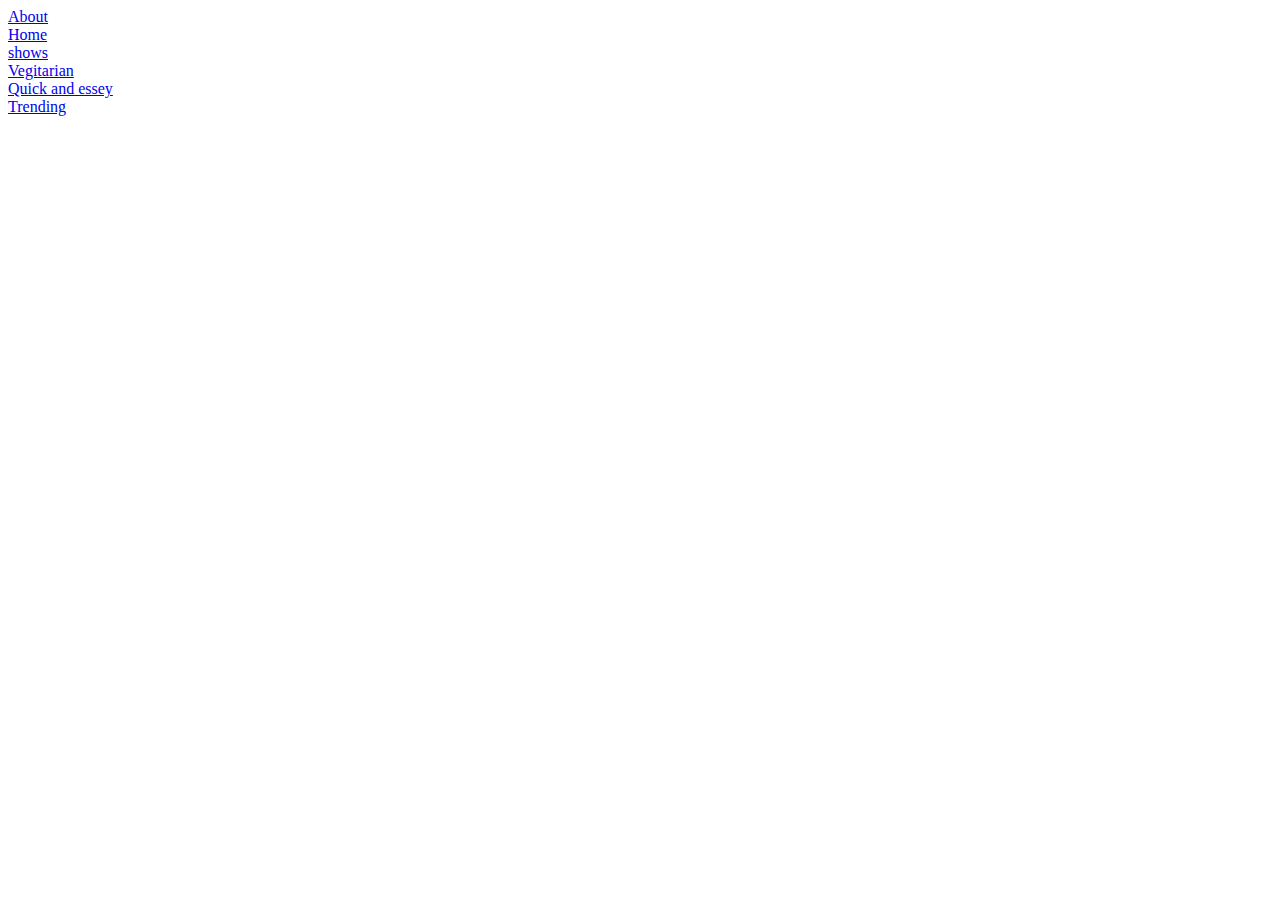
<file: pages/index.html>
<!DOCTYPE html>
<html lang="en">
<head>
    <meta charset="UTF-8">
    <meta name="viewport" content="width=device-width, initial-scale=1.0">
    <title>Document</title>
</head>
<body>
   <a href="/pages/aboutUs.html">About</a> <br>
    <a href="/pages/home.html">Home</a> <br>
    <a href="/pages/shows.html">shows</a> <br>
    <a href="/pages/vegitarianRecipes.html">Vegitarian</a> <br>
    <a href="/pages/quickAndEsseyResipies.html">Quick and essey</a> <br>
    <a href="/pages/TrendingRecipies.html">Trending</a>
</body>
</html>
</file>
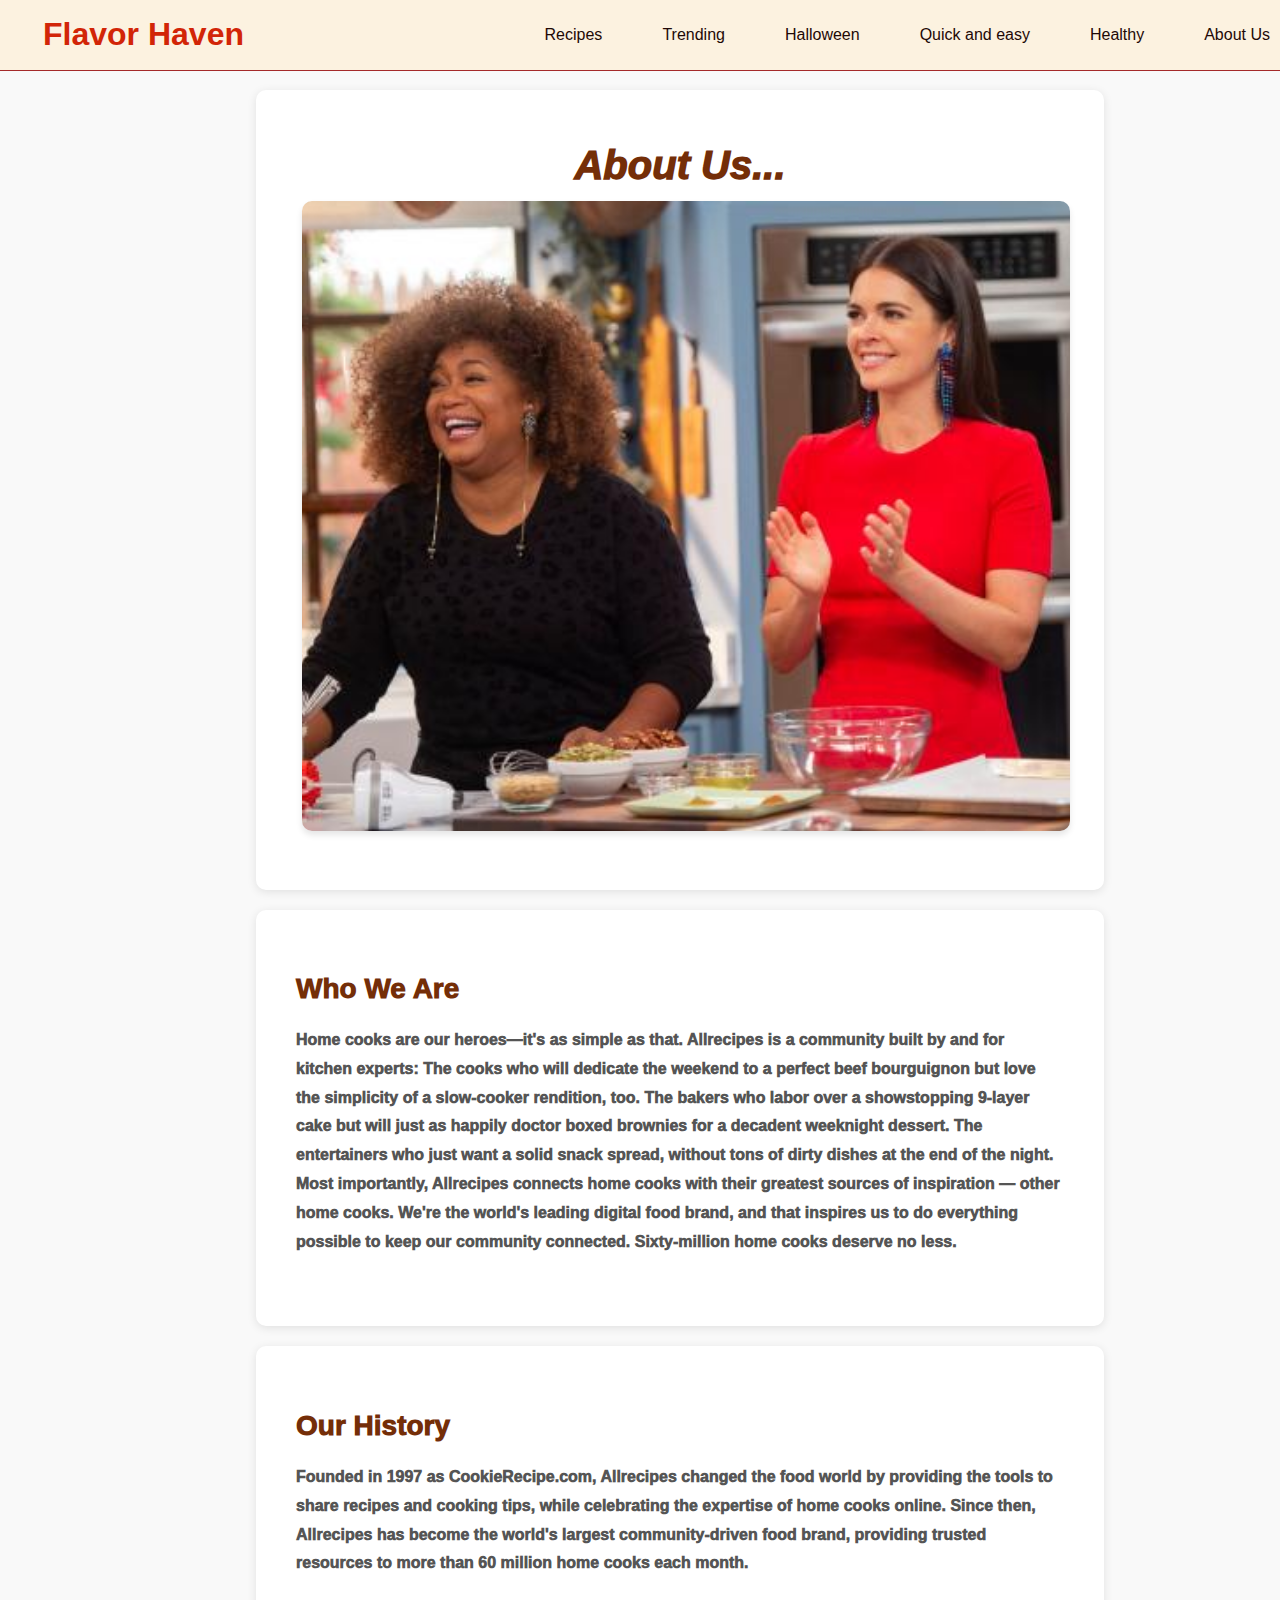
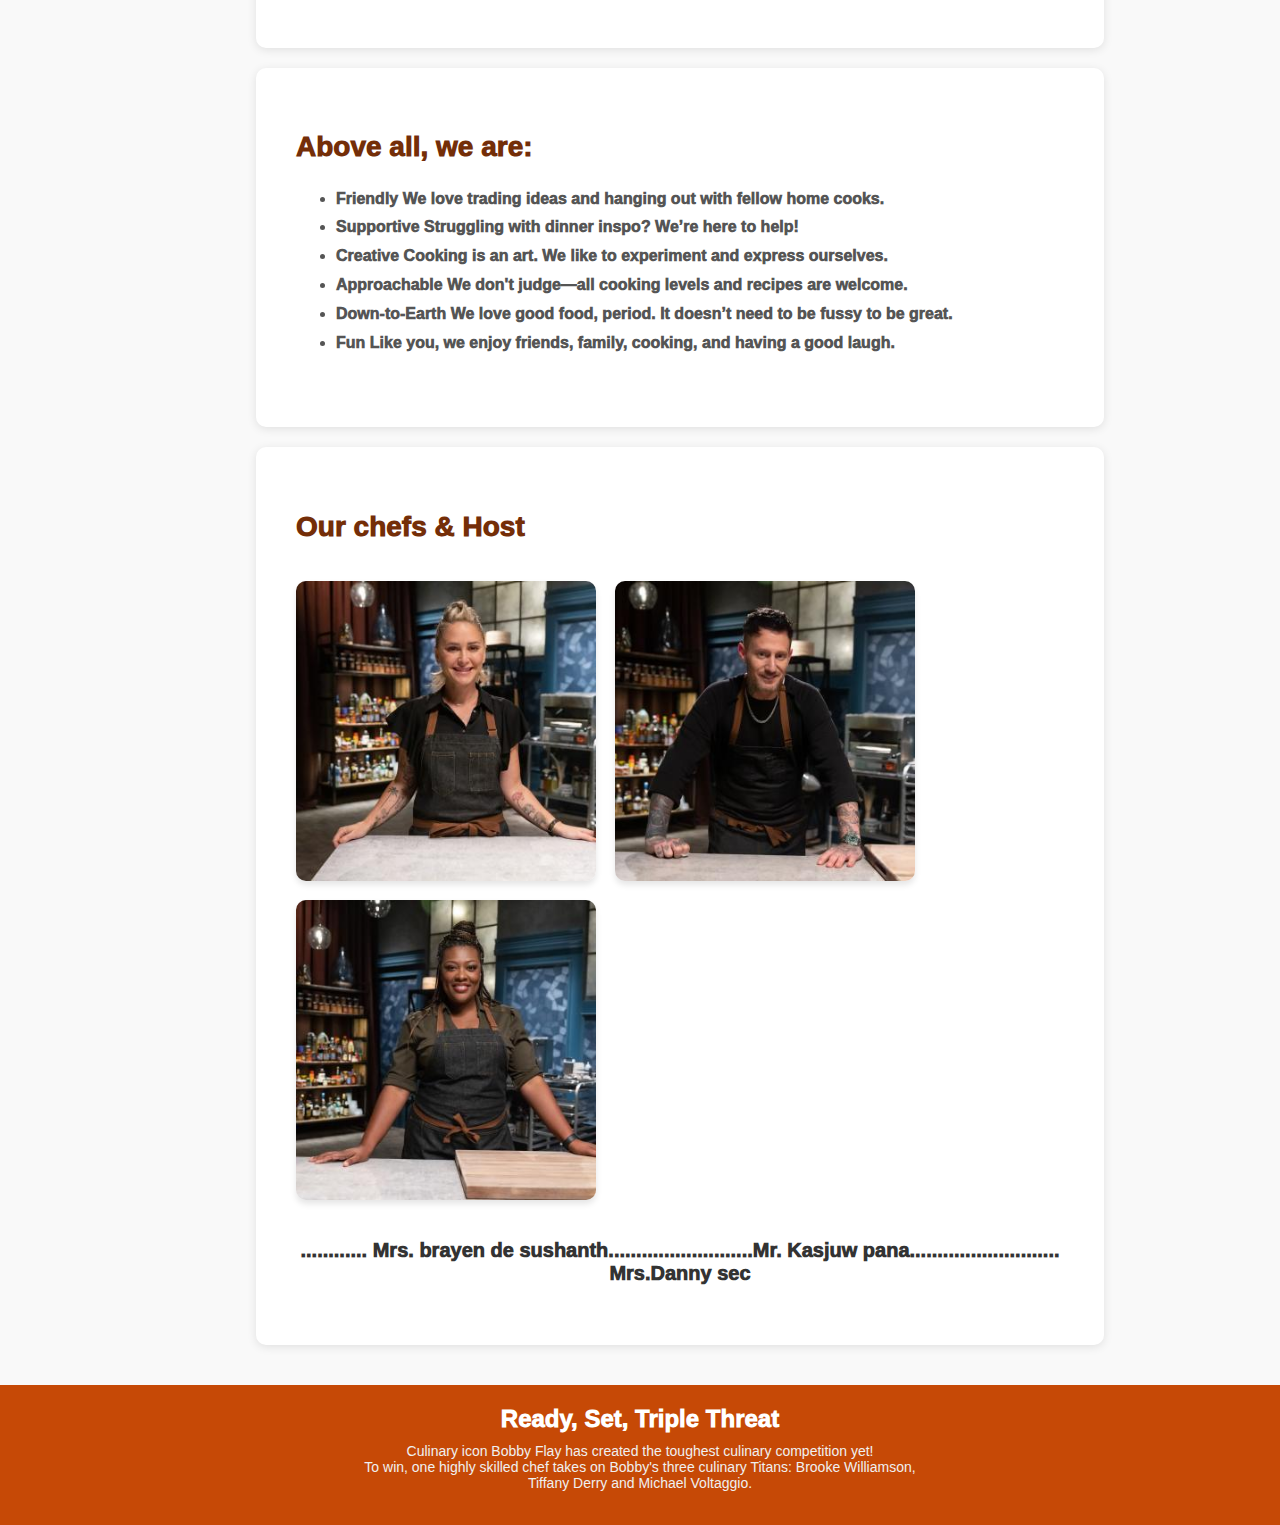
<file: pages/aboutUs.html>
<!DOCTYPE html>
<html lang="en">
<head>
    <meta charset="UTF-8">
    <meta name="viewport" content="width=device-width, initial-scale=1.0">
    <title>AboutUS</title>
    <link rel="stylesheet" href="/CSS/css-about.css">
</head>
<body>
   
    <div class="navbar">
        <h1 id="topic">Flavor Haven</h1>
        <nav class="menu-bar">
            <ul>
              <li><a href="#">Recipes</a></li>
              <li><a href="/pages/TrendingRecipies.html">Trending</a></li>
              <li><a href="/pages/halloween.html">Halloween</a></li>
              <li><a href="/pages/quickAndEsseyResipies.html">Quick and easy</a></li>
              <li><a href="/pages/healthy.html">Healthy</a></li>
              <li><a href="/pages/aboutUs.html">About Us</a></li>
          </ul>
          </nav>
    </div>
    
<section style="margin-top: 10vh;">
    <h1 class="subtopic">About Us...</h1> 
    <img
    src="/assets/images/1541006868534.jpeg"
    style="width: 60vw; height: 70vh; object-fit: cover"
    alt="chefs"
    class="topic-img"
    />
</section>

<section>
    <div>
     <h2>Who We Are</h2>  
        <h4>Home cooks are our heroes—it's as simple as that. 
     Allrecipes is a community built by and for kitchen 
    experts: The cooks who will dedicate the weekend to  
    a perfect beef bourguignon but love the simplicity of 
    a slow-cooker rendition, too. The bakers who labor 
    over a showstopping 9-layer cake but will just as happily 
    doctor boxed brownies for a decadent weeknight dessert. 
    The entertainers who just want a solid snack spread, 
    without tons of dirty dishes at the end of the night. 
    Most importantly, Allrecipes connects home cooks with 
    their greatest sources of inspiration — other home cooks. 
    We're the world's leading digital food brand, and that inspires 
     us to do everything possible to keep our community connected. 
     Sixty-million home cooks deserve no less.</h4>
   </div>
</section>

<section>
<h2>Our History</h2> 
<h4>
    Founded in 1997 as CookieRecipe.com, Allrecipes changed the food 
    world by providing the tools to share recipes and cooking tips, 
     while celebrating the expertise of home cooks online. Since then,
      Allrecipes has become the world's largest community-driven food brand, 
      providing trusted resources to more than 60 million home cooks each month. </h4>  
</section>
<section>
    <div>
      <h2>Above all, we are:</h2>
      <h4>
        <ul>
       <li> <b>Friendly</b> We love trading ideas and hanging out with fellow home cooks. </li>
        <li><b>Supportive</b> Struggling with dinner inspo? We’re here to help!</li>
       <li> <b>Creative</b> Cooking is an art. We like to experiment and express ourselves.</li>
        <li><b>Approachable</b> We don't judge—all cooking levels and recipes are welcome. </li>
        <li><b>Down-to-Earth </b>We love good food, period. It doesn’t need to be fussy to be great.
        </li>
        <li><b>Fun Like you</b>, we enjoy friends, family, cooking, and having a good laugh.</li>
    </ul>
        </h4>
    </div>
</section>

<section>
       <h2>Our chefs & Host</h2>
 
    <br>
    <img
    src="/assets/images/1662748206548.jpeg"
    style="width: 300px; height: 300px; object-fit: cover"
    alt="nishan"
    />
    <img
    src="/assets/images/1662748216593.jpeg"
    style="width: 300px; height: 300px; object-fit: cover"
    alt="nishan2"
    />
    <img
    src="/assets/images/1662748219700.jpeg"
    style="width: 300px; height: 300px; object-fit: cover"
    alt="nishan3"
    />

    <h3> ............ Mrs. brayen de sushanth..........................Mr. Kasjuw pana........................... Mrs.Danny sec</h3>
</section>
<footer>
    <h3>Ready, Set, Triple Threat</h3>
    <p>        Culinary icon Bobby Flay has created the toughest culinary competition yet! <br> To win, one highly skilled chef takes on Bobby's three culinary Titans: Brooke Williamson, <br> Tiffany Derry and Michael Voltaggio.</h3>
    </p>
</footer>
</body>
</html>
</file>
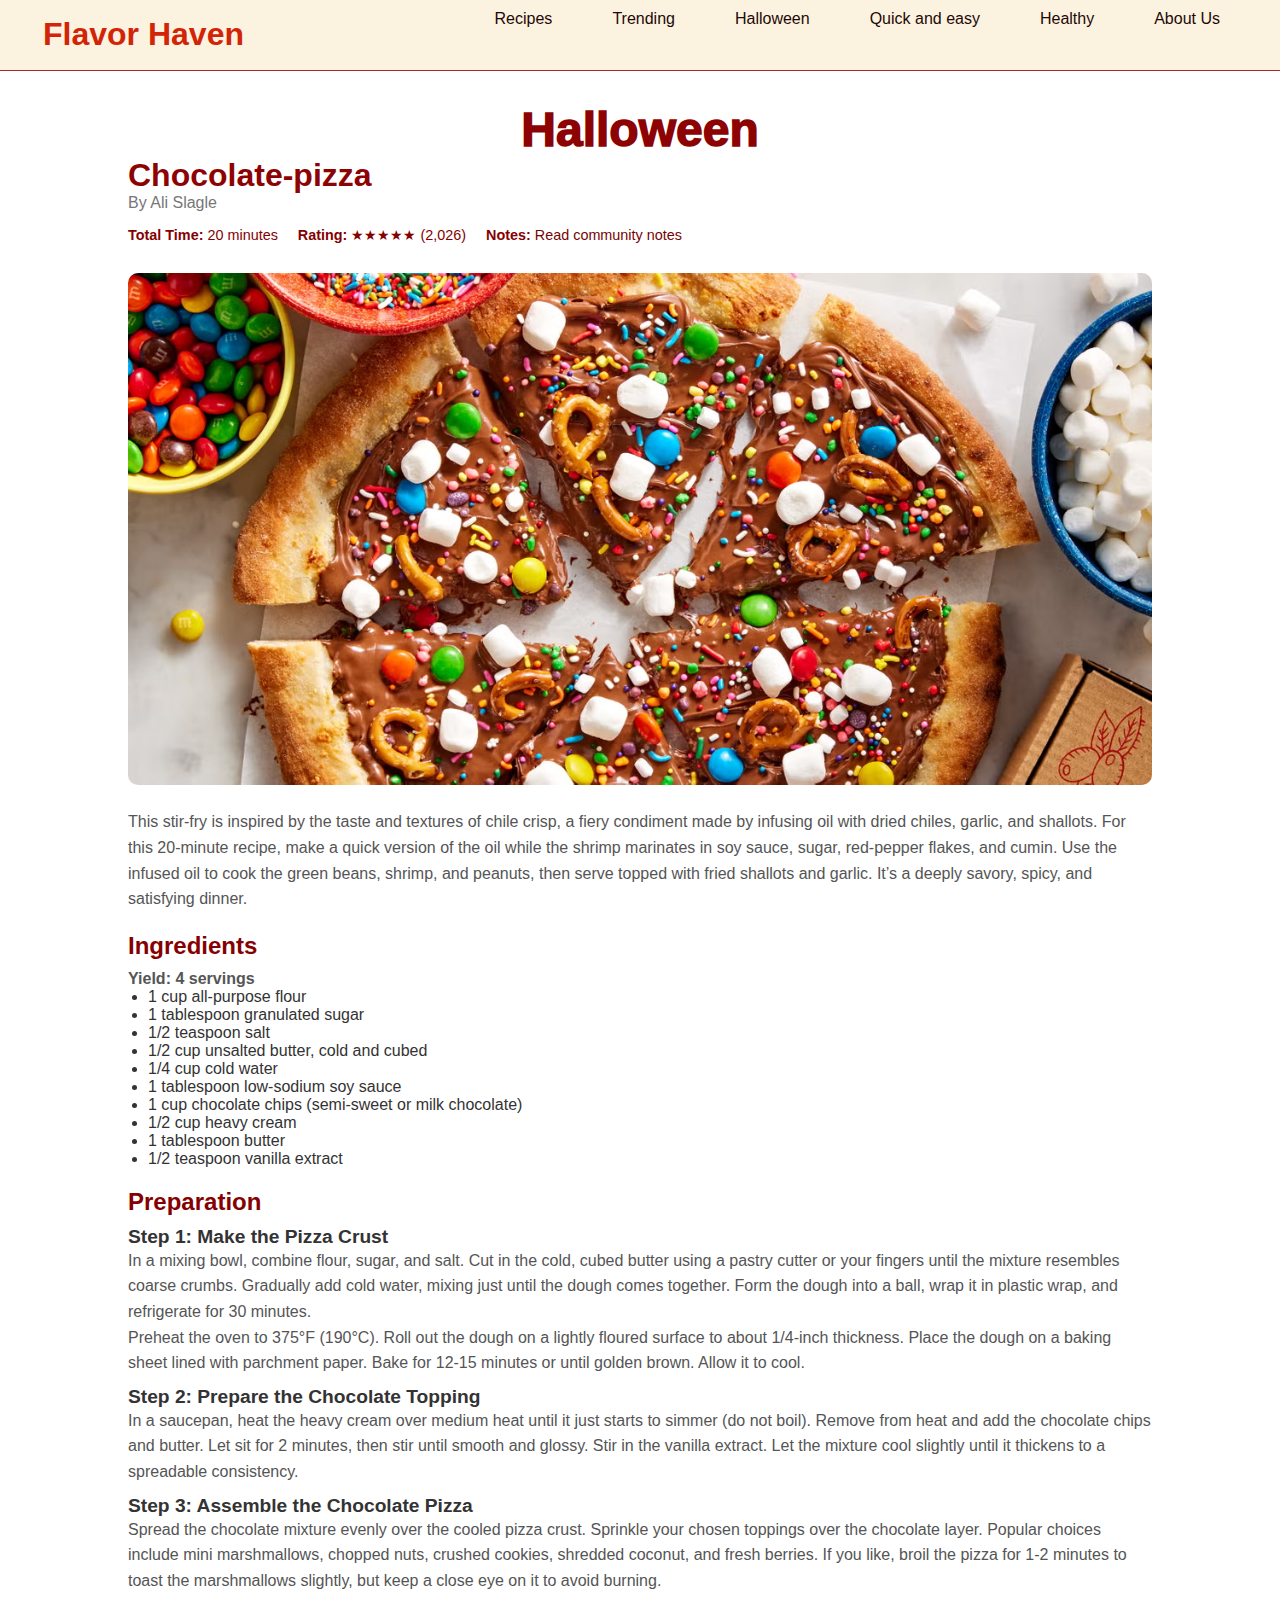
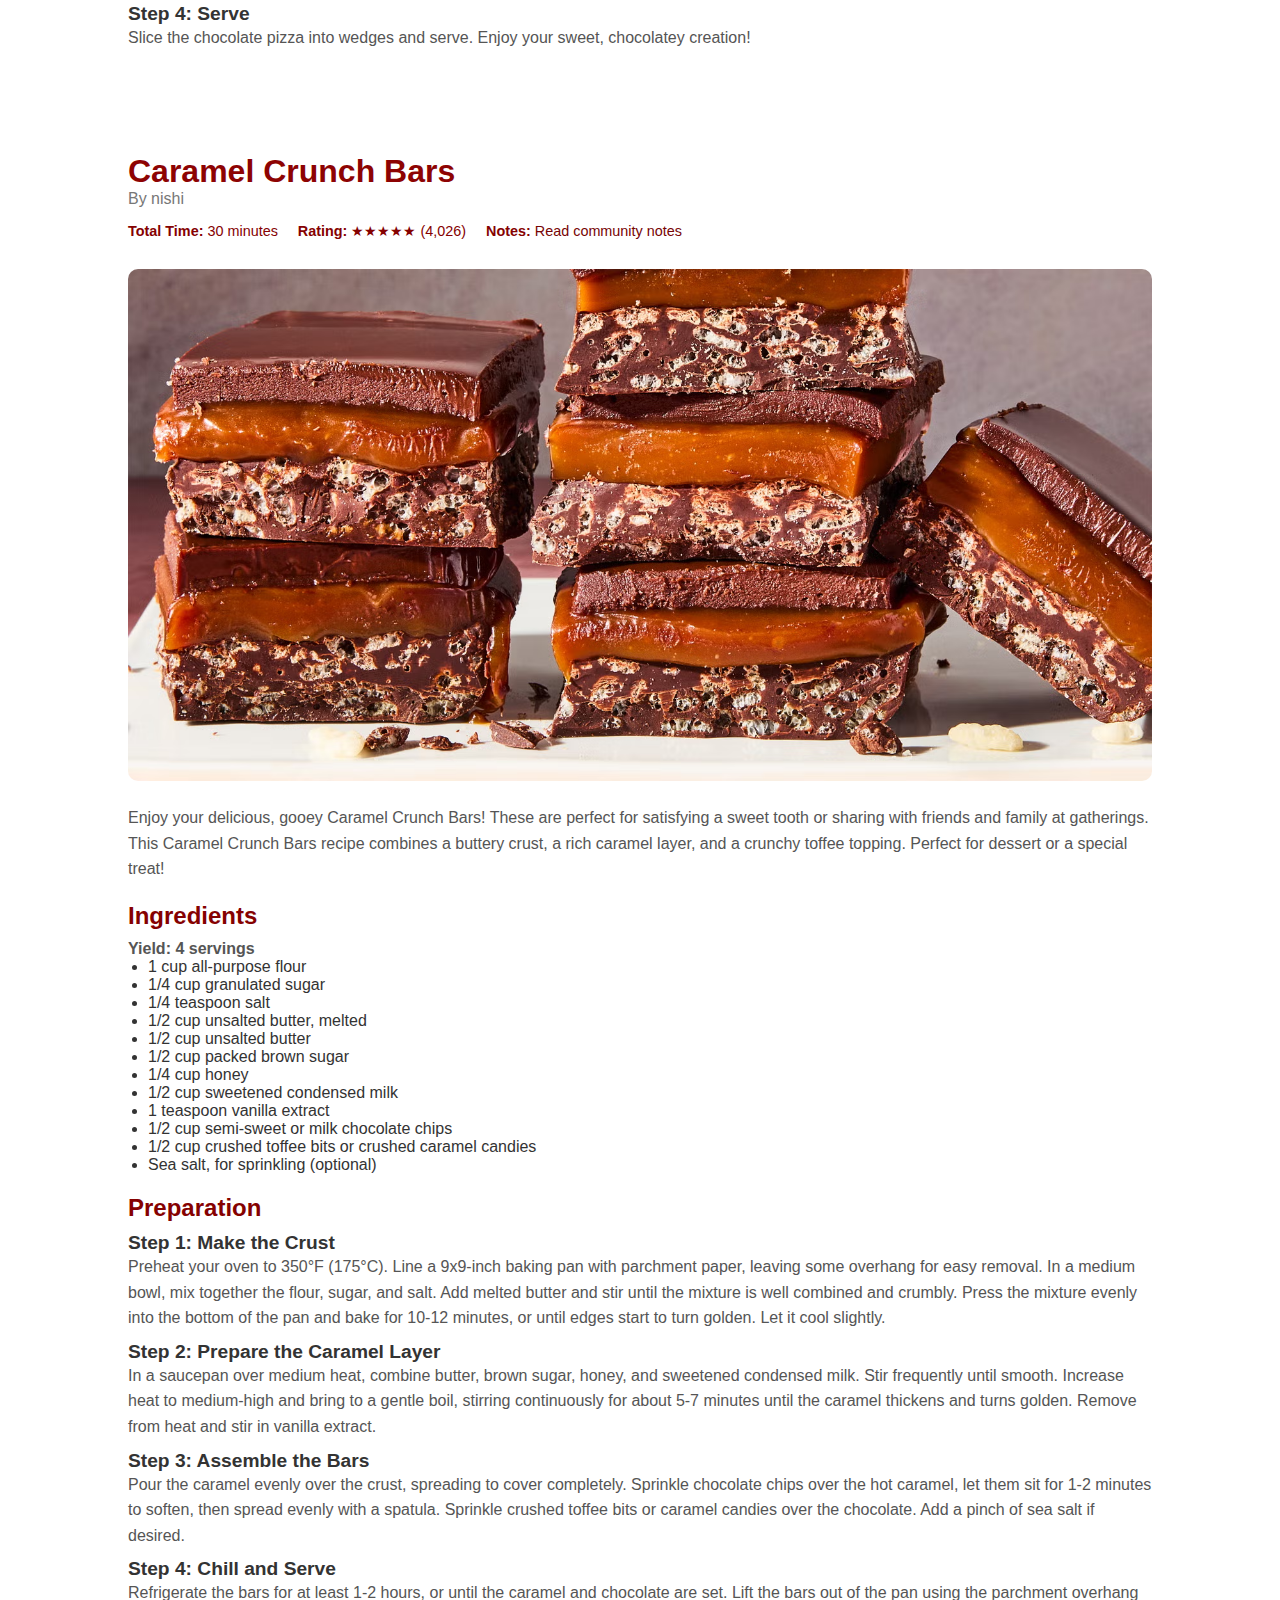
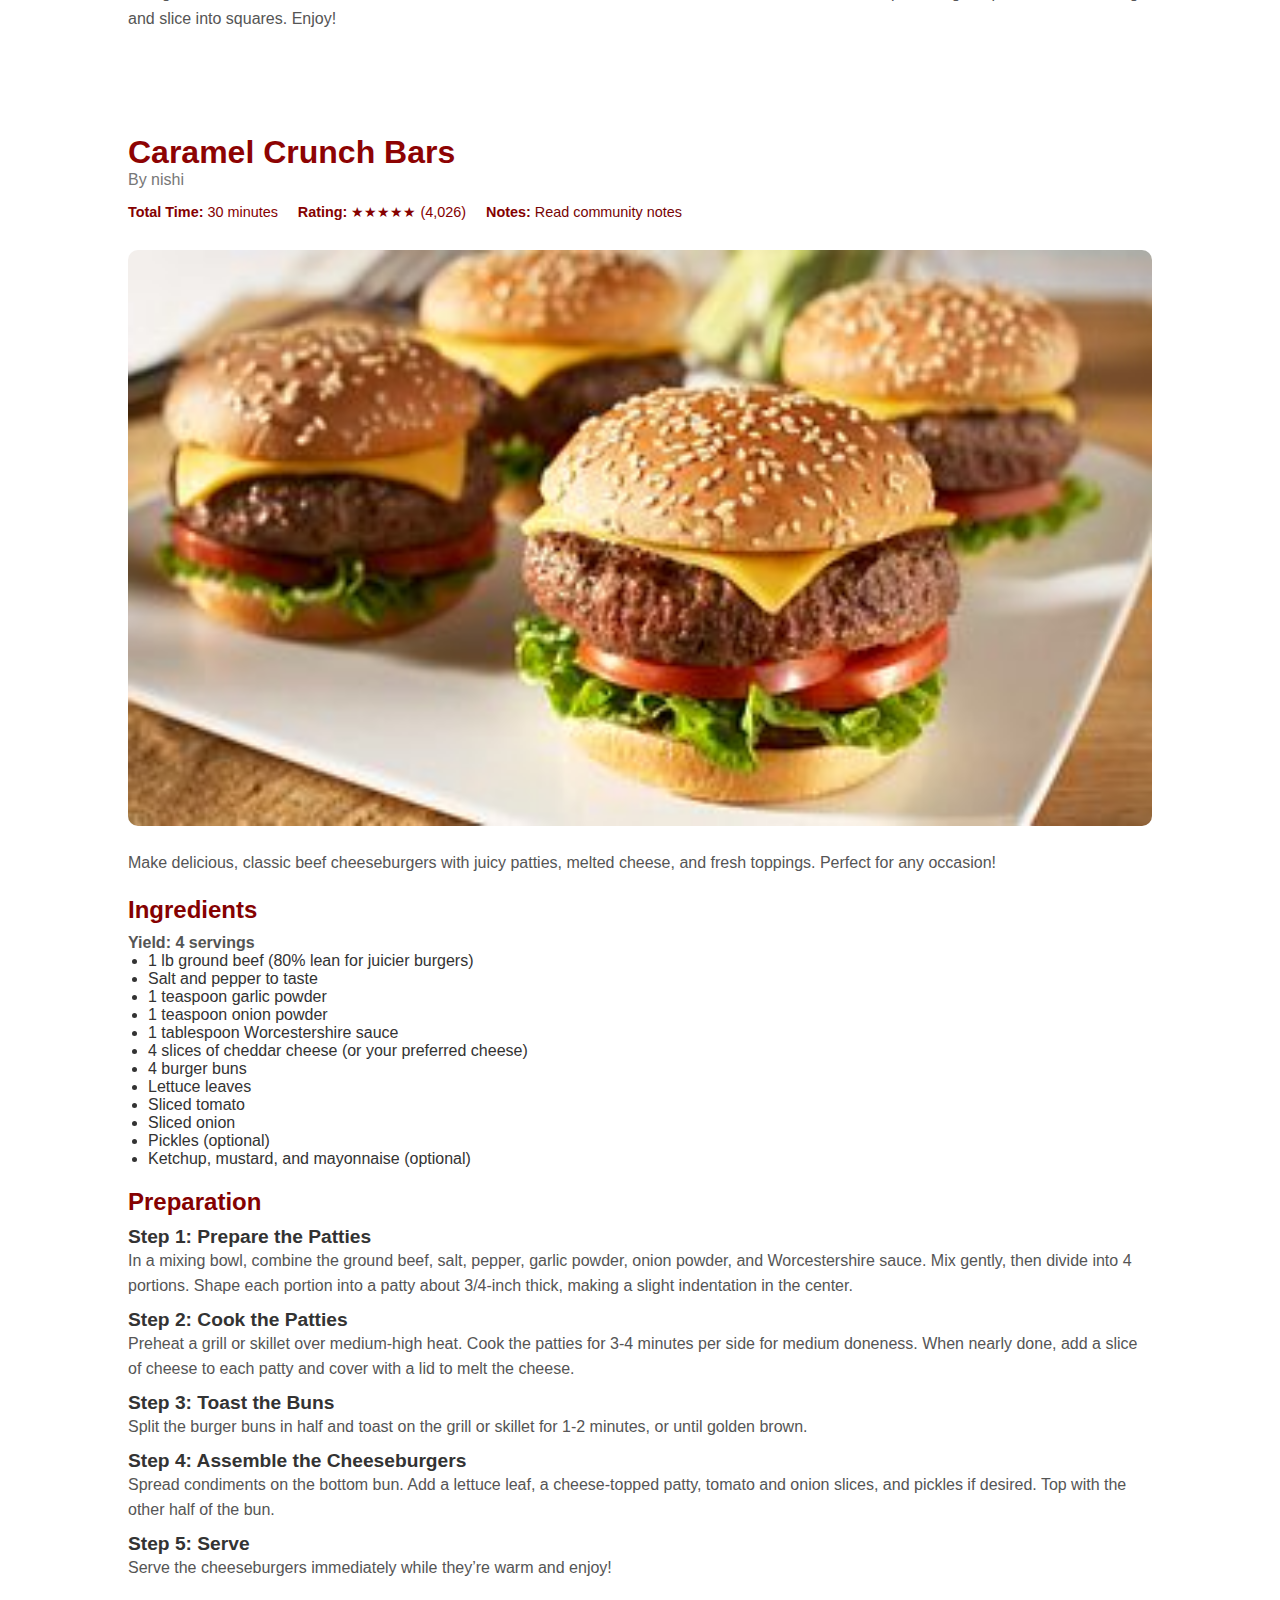
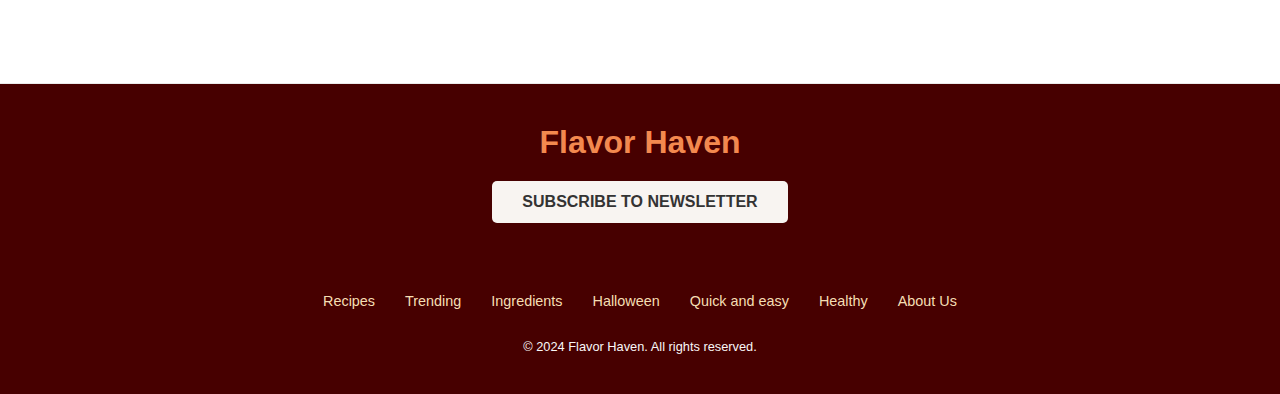
<file: pages/halloween.html>
<!DOCTYPE html>
<html lang="en">
<head>
    <meta charset="UTF-8">
    <meta name="viewport" content="width=device-width, initial-scale=1.0">
    <title>Flavor Haven-Halloween
    </title>
    <link rel="stylesheet" href="/CSS/css-halloween.css">
</head>
<body>
    <header>
    <div class="navbar">
        <h1 id="topic">Flavor Haven</h1>
        <nav class="menu-bar">
            <ul>
              <li><a href="#">Recipes</a></li>
              <li><a href="/pages/TrendingRecipies.html">Trending</a></li>
              <li><a href="/pages/halloween.html">Halloween</a></li>
              <li><a href="/pages/quickAndEsseyResipies.html">Quick and easy</a></li>
              <li><a href="/pages/healthy.html">Healthy</a></li>
              <li><a href="/pages/aboutUs.html">About Us</a></li>
            </ul>
          </nav>
    </div>
</header>

    <div class="recipe-container">
        
        <div class="recipe-header">
            <h1 style="font-weight: 1000; font-size: 3rem; text-align: center;">Halloween</h1>

            <h1>Chocolate-pizza</h1>
            <p>By Ali Slagle</p>
        </div>
        
        <section class="recipe-details">
            <p><strong>Total Time:</strong> 20 minutes</p>
            <p><strong>Rating:</strong> ★★★★★ (2,026)</p>
            <p><strong>Notes:</strong> <a href="#">Read community notes</a></p>
        </section>

        <div class="recipe-image">
            <img src="/assets/images/chocolate-pizza-index-658367a29a902.avif" alt="Chile-Crisp Shrimp and Green Beans">
        </div>

        <section class="recipe-description">
            <p>This stir-fry is inspired by the taste and textures of chile crisp, a fiery condiment made by infusing oil with dried chiles, garlic, and shallots. For this 20-minute recipe, make a quick version of the oil while the shrimp marinates in soy sauce, sugar, red-pepper flakes, and cumin. Use the infused oil to cook the green beans, shrimp, and peanuts, then serve topped with fried shallots and garlic. It’s a deeply savory, spicy, and satisfying dinner.</p>
        </section>

        <section class="recipe-ingredients">
            <h2>Ingredients</h2>
            <p><strong>Yield:</strong> 4 servings</p>
            <ul>
               <li>1 cup all-purpose flour</li> 
               <li>1 tablespoon granulated sugar</li>
               <li>1/2 teaspoon salt   </li>
               <li>1/2 cup unsalted butter, cold and cubed</li>
               <li>1/4 cup cold water </li>
                <li>1 tablespoon low-sodium soy sauce</li>
                <li>1 cup chocolate chips (semi-sweet or milk chocolate)</li>
                <li>1/2 cup heavy cream</li>
                <li>1 tablespoon butter</li>
                <li>1/2 teaspoon vanilla extract</li>
            </ul>
        </section>

        <section class="recipe-preparation">
            <h2>Preparation</h2>
            <h3>Step 1: Make the Pizza Crust</h3>
            <p>In a mixing bowl, combine flour, sugar, and salt. Cut in the cold, cubed butter using a pastry cutter or your fingers until the mixture resembles coarse crumbs. Gradually add cold water, mixing just until the dough comes together. Form the dough into a ball, wrap it in plastic wrap, and refrigerate for 30 minutes.</p>
            <p>Preheat the oven to 375°F (190°C). Roll out the dough on a lightly floured surface to about 1/4-inch thickness. Place the dough on a baking sheet lined with parchment paper. Bake for 12-15 minutes or until golden brown. Allow it to cool.</p>

            <h3>Step 2: Prepare the Chocolate Topping</h3>
            <p>In a saucepan, heat the heavy cream over medium heat until it just starts to simmer (do not boil). Remove from heat and add the chocolate chips and butter. Let sit for 2 minutes, then stir until smooth and glossy. Stir in the vanilla extract. Let the mixture cool slightly until it thickens to a spreadable consistency.</p>

            <h3>Step 3: Assemble the Chocolate Pizza</h3>
            <p>Spread the chocolate mixture evenly over the cooled pizza crust. Sprinkle your chosen toppings over the chocolate layer. Popular choices include mini marshmallows, chopped nuts, crushed cookies, shredded coconut, and fresh berries. If you like, broil the pizza for 1-2 minutes to toast the marshmallows slightly, but keep a close eye on it to avoid burning.</p>

            <h3>Step 4: Serve</h3>
            <p>Slice the chocolate pizza into wedges and serve. Enjoy your sweet, chocolatey creation!</p>
        </section>
    </div>



    <div class="recipe-container">
        
        <div class="recipe-header">
            <h1>Caramel Crunch Bars </h1>
            <p>By nishi</p>
        </div>
        
        <section class="recipe-details">
            <p><strong>Total Time:</strong> 30 minutes</p>
            <p><strong>Rating:</strong> ★★★★★ (4,026)</p>
            <p><strong>Notes:</strong> <a href="#">Read community notes</a></p>
        </section>

        <div class="recipe-image">
            <img src="/assets/images/caramel-crunch-bars-index-670ed777d5959.avif" alt="caramal ">
        </div>

        <section class="recipe-description">
            <p>Enjoy your delicious, gooey Caramel Crunch Bars! These are perfect for satisfying a sweet tooth or sharing with friends and family at gatherings. This Caramel Crunch Bars recipe combines a buttery crust, a rich caramel layer, and a crunchy toffee topping. Perfect for dessert or a special treat!</p>
        </section>

        <section class="recipe-ingredients">
            <h2>Ingredients</h2>
            <p><strong>Yield:</strong> 4 servings</p>
            <ul>
                <li>1 cup all-purpose flour</li>
                <li>1/4 cup granulated sugar</li>
                <li>1/4 teaspoon salt</li>
                <li>1/2 cup unsalted butter, melted</li>
                <li>1/2 cup unsalted butter</li>
                <li>1/2 cup packed brown sugar</li>
                <li>1/4 cup honey</li>
                <li>1/2 cup sweetened condensed milk</li>
                <li>1 teaspoon vanilla extract</li>
                <li>1/2 cup semi-sweet or milk chocolate chips</li>
                <li>1/2 cup crushed toffee bits or crushed caramel candies</li>
                <li>Sea salt, for sprinkling (optional)</li>
            </ul>
        </section>

        <section class="recipe-preparation">
            <h2>Preparation</h2>
            <h3>Step 1: Make the Crust</h3>
            <p>Preheat your oven to 350°F (175°C). Line a 9x9-inch baking pan with parchment paper, leaving some overhang for easy removal. In a medium bowl, mix together the flour, sugar, and salt. Add melted butter and stir until the mixture is well combined and crumbly. Press the mixture evenly into the bottom of the pan and bake for 10-12 minutes, or until edges start to turn golden. Let it cool slightly.</p>

            <h3>Step 2: Prepare the Caramel Layer</h3>
            <p>In a saucepan over medium heat, combine butter, brown sugar, honey, and sweetened condensed milk. Stir frequently until smooth. Increase heat to medium-high and bring to a gentle boil, stirring continuously for about 5-7 minutes until the caramel thickens and turns golden. Remove from heat and stir in vanilla extract.</p>

            <h3>Step 3: Assemble the Bars</h3>
            <p>Pour the caramel evenly over the crust, spreading to cover completely. Sprinkle chocolate chips over the hot caramel, let them sit for 1-2 minutes to soften, then spread evenly with a spatula. Sprinkle crushed toffee bits or caramel candies over the chocolate. Add a pinch of sea salt if desired.</p>

            <h3>Step 4: Chill and Serve</h3>
            <p>Refrigerate the bars for at least 1-2 hours, or until the caramel and chocolate are set. Lift the bars out of the pan using the parchment overhang and slice into squares. Enjoy!</p>

        </section>
    </div>


    <div class="recipe-container">
        
        <div class="recipe-header">
            <h1>Caramel Crunch Bars </h1>
            <p>By nishi</p>
        </div>
        
        <section class="recipe-details">
            <p><strong>Total Time:</strong> 30 minutes</p>
            <p><strong>Rating:</strong> ★★★★★ (4,026)</p>
            <p><strong>Notes:</strong> <a href="#">Read community notes</a></p>
        </section>

        <div class="recipe-image">
            <img src="/assets/images/classic-beef-cheeseburgers-horizontal.jpeg" alt="caramal ">
        </div>

        <section class="recipe-description">
            <p>Make delicious, classic beef cheeseburgers with juicy patties, melted cheese, and fresh toppings. Perfect for any occasion!</p>
        
        </section>

        <section class="recipe-ingredients">
            <h2>Ingredients</h2>
            <p><strong>Yield:</strong> 4 servings</p>
            <ul>
                <li>1 lb ground beef (80% lean for juicier burgers)</li>
                <li>Salt and pepper to taste</li>
                <li>1 teaspoon garlic powder</li>
                <li>1 teaspoon onion powder</li>
                <li>1 tablespoon Worcestershire sauce</li>
                <li>4 slices of cheddar cheese (or your preferred cheese)</li>
                <li>4 burger buns</li>
                <li>Lettuce leaves</li>
                <li>Sliced tomato</li>
                <li>Sliced onion</li>
                <li>Pickles (optional)</li>
                <li>Ketchup, mustard, and mayonnaise (optional)</li>
            </ul>
        </section>

        <section class="recipe-preparation">
            <h2>Preparation</h2>
           
             <h3>Step 1: Prepare the Patties</h3>
             <p>In a mixing bowl, combine the ground beef, salt, pepper, garlic powder, onion powder, and Worcestershire sauce. Mix gently, then divide into 4 portions. Shape each portion into a patty about 3/4-inch thick, making a slight indentation in the center.</p>

             <h3>Step 2: Cook the Patties</h3>
             <p>Preheat a grill or skillet over medium-high heat. Cook the patties for 3-4 minutes per side for medium doneness. When nearly done, add a slice of cheese to each patty and cover with a lid to melt the cheese.</p>

             <h3>Step 3: Toast the Buns</h3>
             <p>Split the burger buns in half and toast on the grill or skillet for 1-2 minutes, or until golden brown.</p>

             <h3>Step 4: Assemble the Cheeseburgers</h3>
             <p>Spread condiments on the bottom bun. Add a lettuce leaf, a cheese-topped patty, tomato and onion slices, and pickles if desired. Top with the other half of the bun.</p>

             <h3>Step 5: Serve</h3>
             <p>Serve the cheeseburgers immediately while they’re warm and enjoy!</p>

        </section>
    </div>
    <footer class="footer">
        <div class="footer-logo">Flavor Haven</div>
      
        <a href="#" class="newsletter-btn">Subscribe to Newsletter</a>
      
        <div class="social-icons">
            <a href="https://www.facebook.com" target="_blank"><i class="fab fa-facebook-f"></i></a>
            <a href="https://www.instagram.com" target="_blank"><i class="fab fa-instagram"></i></a>
            <a href="https://www.pinterest.com" target="_blank"><i class="fab fa-pinterest"></i></a>
            <a href="https://www.youtube.com" target="_blank"><i class="fab fa-youtube"></i></a>
            <a href="https://www.tiktok.com" target="_blank"><i class="fab fa-tiktok"></i></a>
        </div>
      
        <div class="footer-links">
            <a href="#">Recipes</a>
            <a href="/pages/TrendingRecipies.html">Trending</a>
            <a href="#">Ingredients</a>
            <a href="/pages/halloween.html">Halloween</a>
            <a href="/pages/quickAndEsseyResipies.html">Quick and easy</a>
            <a href="/pages/healthy.html">Healthy</a>
            <a href="/pages/aboutUs.html">About Us</a>
        </div>
      
        <div class="footer-bottom">
            <p>&copy; 2024 Flavor Haven. All rights reserved.</p>
        </div>
      </footer>
</body>
</html>
</file>
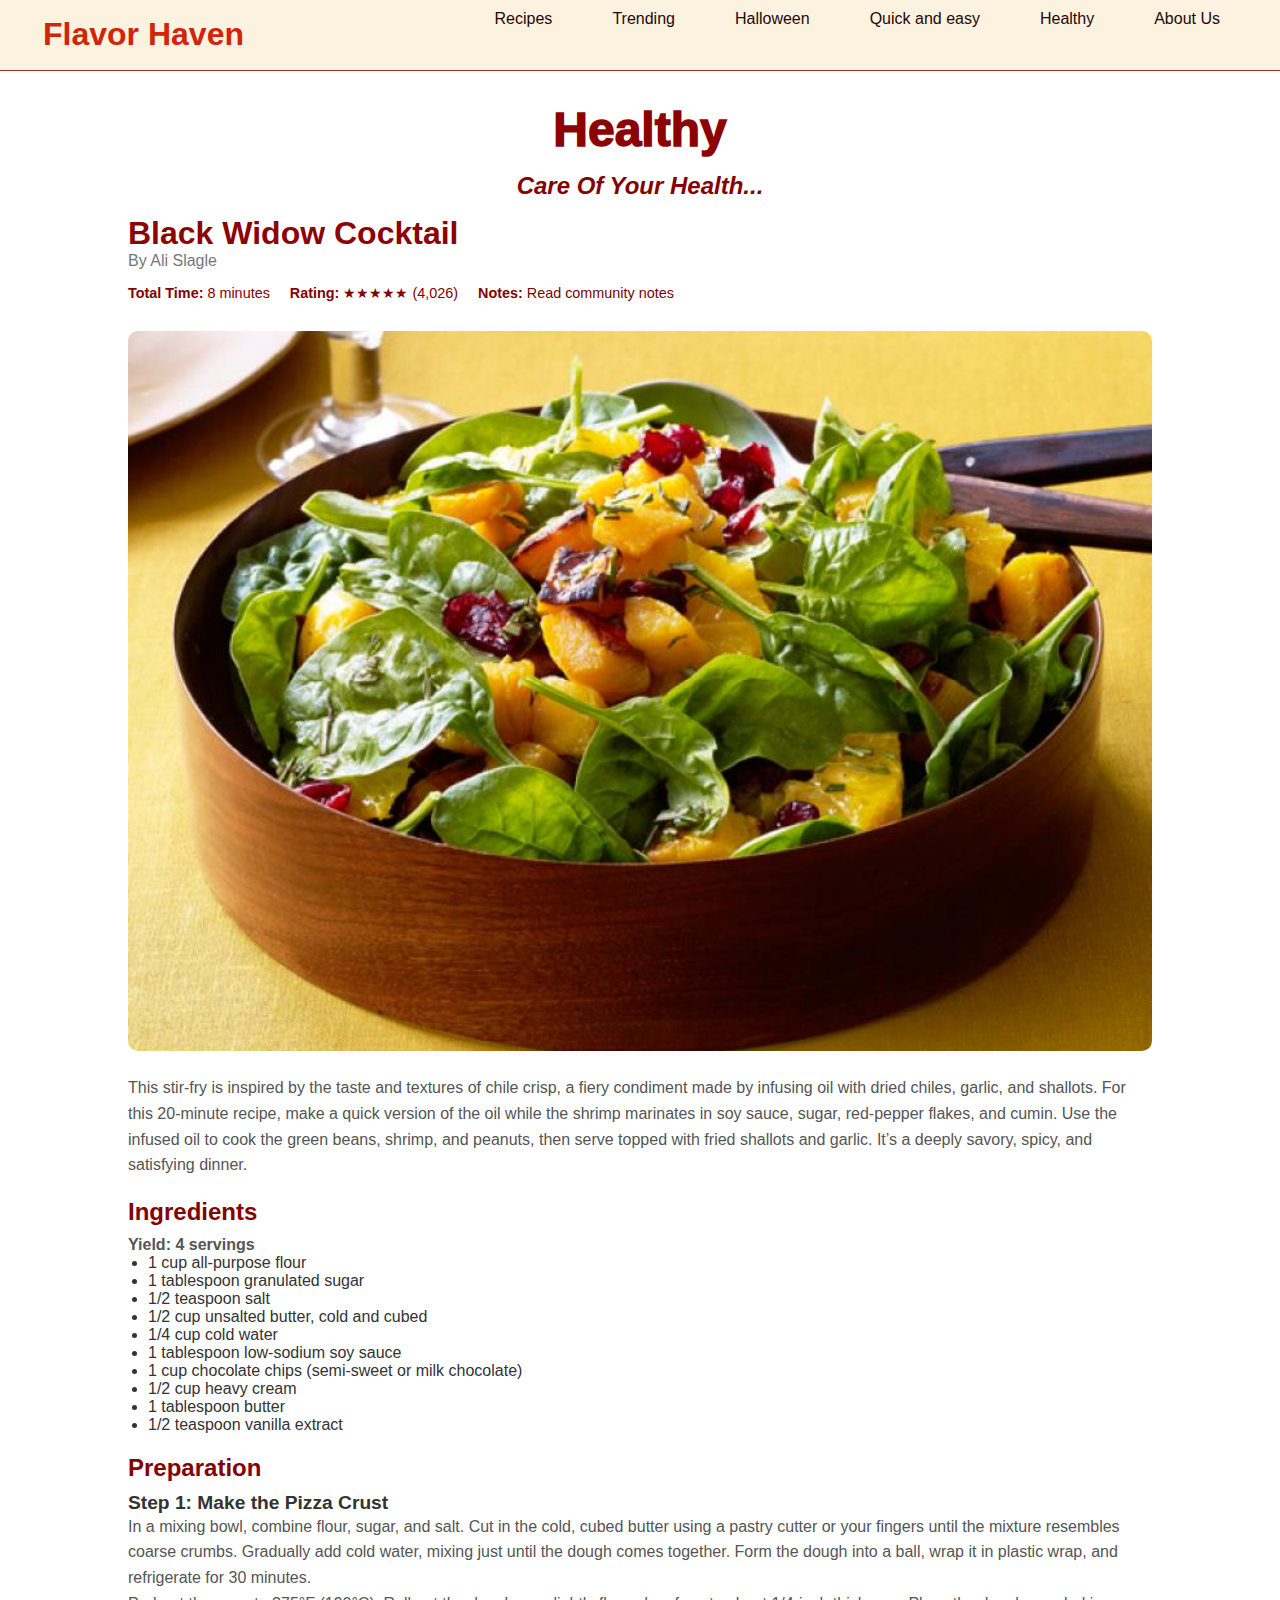
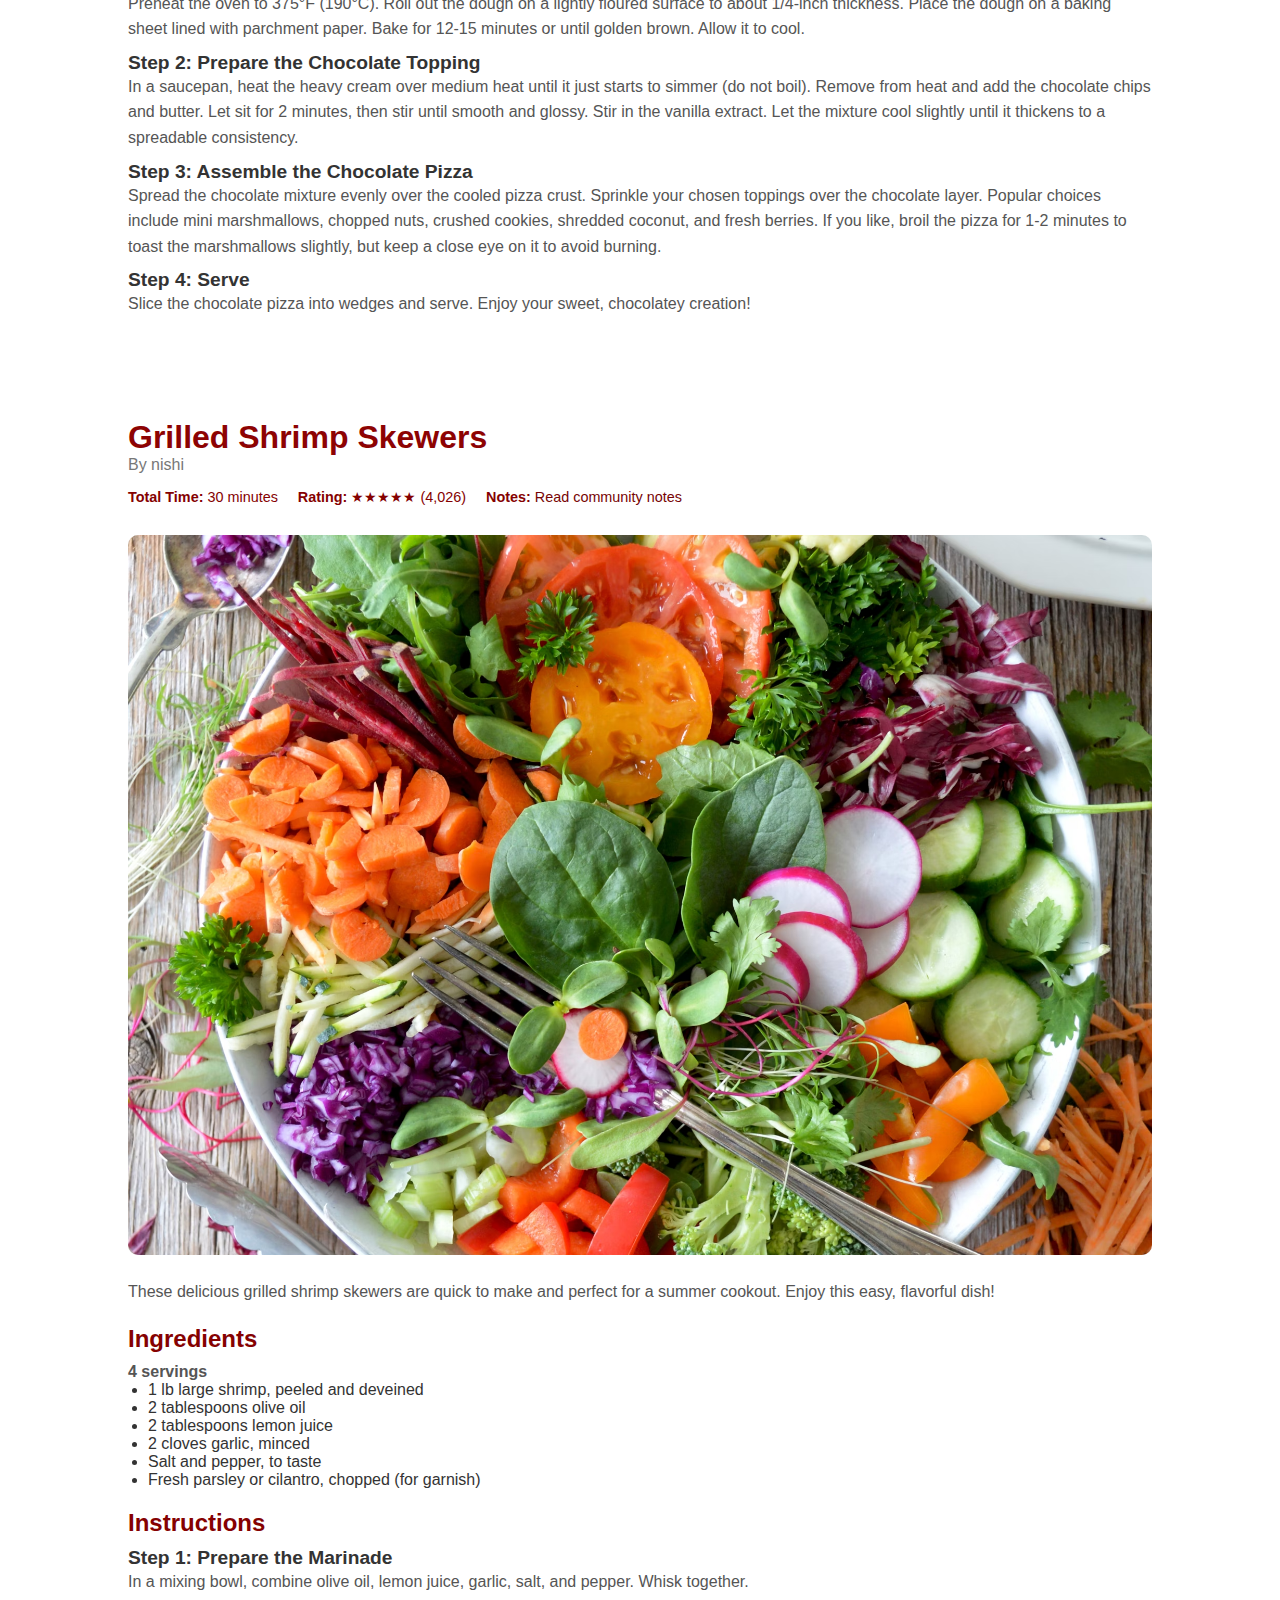
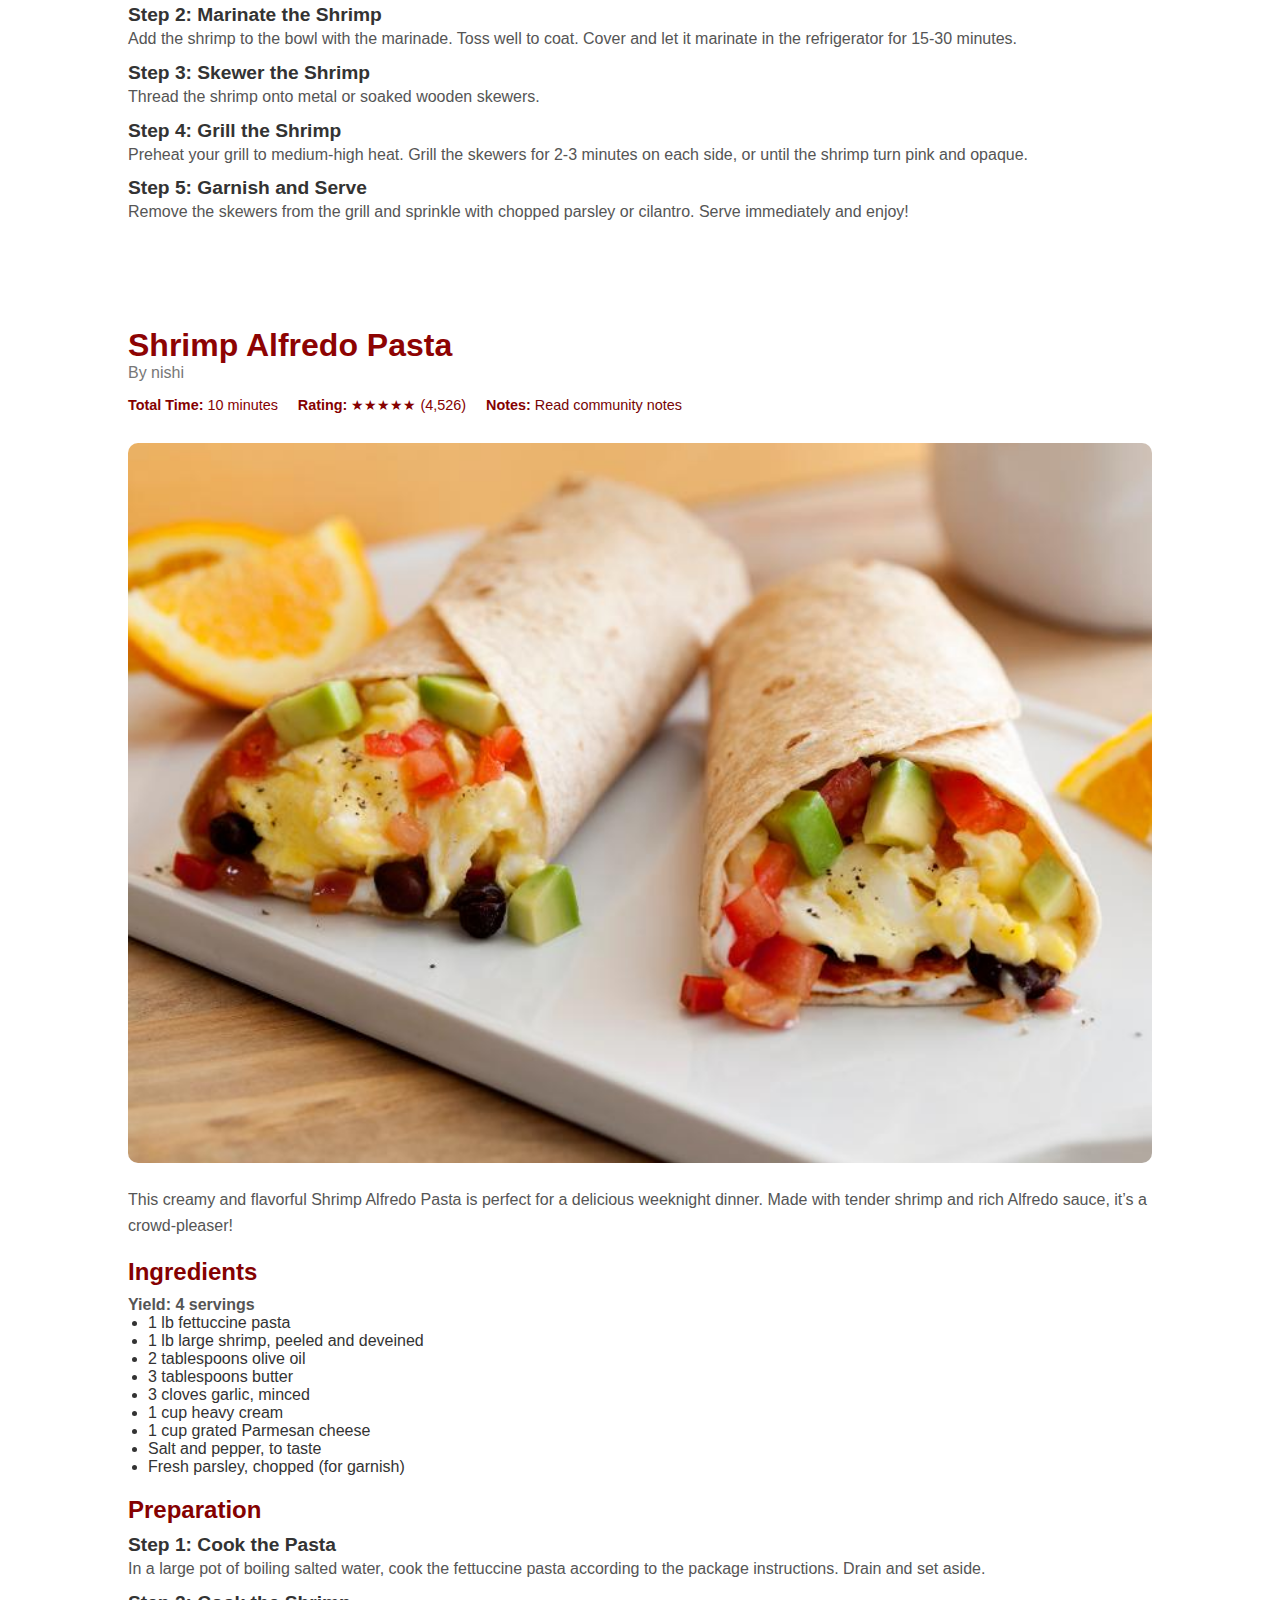
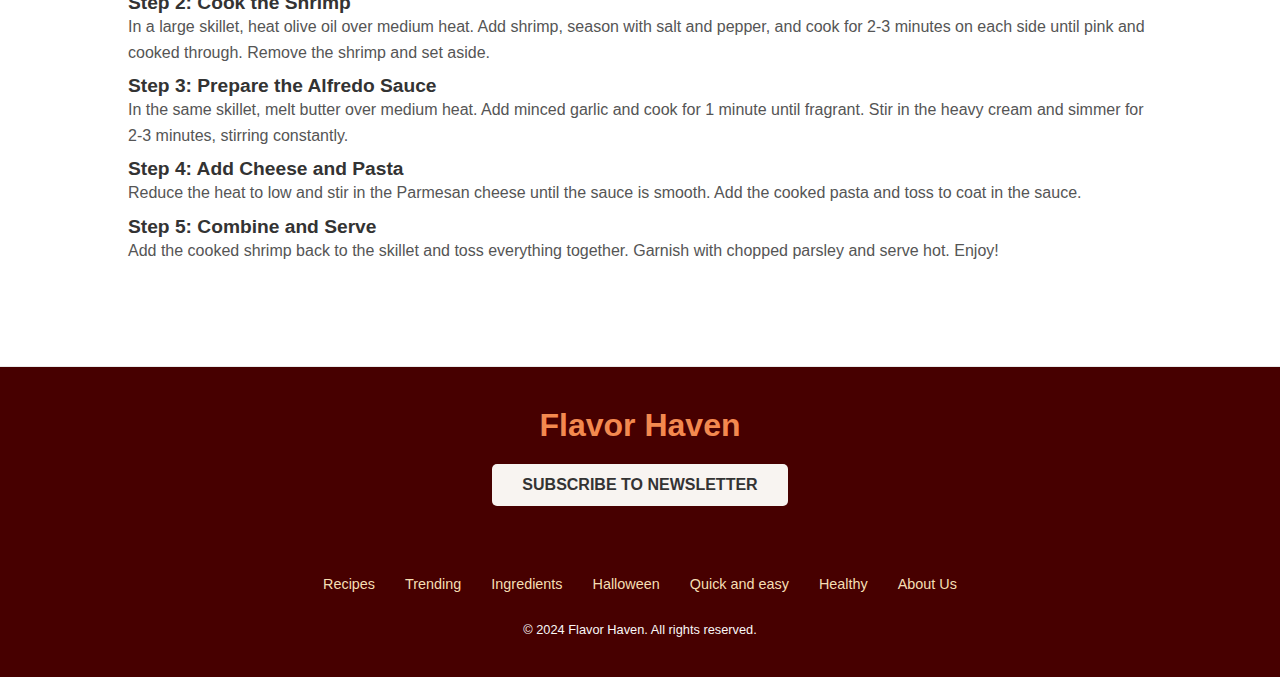
<file: pages/healthy.html>
<!DOCTYPE html>
<html lang="en">
<head>
    <meta charset="UTF-8">
    <meta name="viewport" content="width=device-width, initial-scale=1.0">
    <title>FlavorHaven Helthy</title>
    <link rel="stylesheet" href="/CSS/css-healthy.css">
</head>
<body>
   
    <header>
        <div class="navbar">
            <h1 id="topic">Flavor Haven</h1>
            <nav class="menu-bar">
                <ul>
                  <li><a href="#">Recipes</a></li>
                  <li><a href="/pages/TrendingRecipies.html">Trending</a></li>
                  <li><a href="/pages/halloween.html">Halloween</a></li>
                  <li><a href="/pages/quickAndEsseyResipies.html">Quick and easy</a></li>
                  <li><a href="/pages/healthy.html">Healthy</a></li>
                  <li><a href="/pages/aboutUs.html">About Us</a></li>
                </ul>
              </nav>
        </div>
    </header>
    
        <div class="recipe-container">
            
            <div class="recipe-header">
                <h1 style="font-weight: 1000; font-size: 3rem; text-align: center;">Healthy </h1>
                <h2 class="subtopic">Care Of Your Health...</h2>

                <h1>Black Widow Cocktail</h1>
                <p>By Ali Slagle</p>
            </div>
            
            <section class="recipe-details">
                <p><strong>Total Time:</strong> 8 minutes</p>
                <p><strong>Rating:</strong> ★★★★★ (4,026)</p>
                <p><strong>Notes:</strong> <a href="#">Read community notes</a></p>
            </section>
    
            <div class="recipe-image">
                <img src="/assets/images/1382540843318.jpeg" alt="Black Widow Cocktail">
            </div>
    
            <section class="recipe-description">
                <p>This stir-fry is inspired by the taste and textures of chile crisp, a fiery condiment made by infusing oil with dried chiles, garlic, and shallots. For this 20-minute recipe, make a quick version of the oil while the shrimp marinates in soy sauce, sugar, red-pepper flakes, and cumin. Use the infused oil to cook the green beans, shrimp, and peanuts, then serve topped with fried shallots and garlic. It’s a deeply savory, spicy, and satisfying dinner.</p>
            </section>
    
            <section class="recipe-ingredients">
                <h2>Ingredients</h2>
                <p><strong>Yield:</strong> 4 servings</p>
                <ul>
                   <li>1 cup all-purpose flour</li> 
                   <li>1 tablespoon granulated sugar</li>
                   <li>1/2 teaspoon salt   </li>
                   <li>1/2 cup unsalted butter, cold and cubed</li>
                   <li>1/4 cup cold water </li>
                    <li>1 tablespoon low-sodium soy sauce</li>
                    <li>1 cup chocolate chips (semi-sweet or milk chocolate)</li>
                    <li>1/2 cup heavy cream</li>
                    <li>1 tablespoon butter</li>
                    <li>1/2 teaspoon vanilla extract</li>
                </ul>
            </section>
    
            <section class="recipe-preparation">
                <h2>Preparation</h2>
                <h3>Step 1: Make the Pizza Crust</h3>
                <p>In a mixing bowl, combine flour, sugar, and salt. Cut in the cold, cubed butter using a pastry cutter or your fingers until the mixture resembles coarse crumbs. Gradually add cold water, mixing just until the dough comes together. Form the dough into a ball, wrap it in plastic wrap, and refrigerate for 30 minutes.</p>
                <p>Preheat the oven to 375°F (190°C). Roll out the dough on a lightly floured surface to about 1/4-inch thickness. Place the dough on a baking sheet lined with parchment paper. Bake for 12-15 minutes or until golden brown. Allow it to cool.</p>
    
                <h3>Step 2: Prepare the Chocolate Topping</h3>
                <p>In a saucepan, heat the heavy cream over medium heat until it just starts to simmer (do not boil). Remove from heat and add the chocolate chips and butter. Let sit for 2 minutes, then stir until smooth and glossy. Stir in the vanilla extract. Let the mixture cool slightly until it thickens to a spreadable consistency.</p>
    
                <h3>Step 3: Assemble the Chocolate Pizza</h3>
                <p>Spread the chocolate mixture evenly over the cooled pizza crust. Sprinkle your chosen toppings over the chocolate layer. Popular choices include mini marshmallows, chopped nuts, crushed cookies, shredded coconut, and fresh berries. If you like, broil the pizza for 1-2 minutes to toast the marshmallows slightly, but keep a close eye on it to avoid burning.</p>
    
                <h3>Step 4: Serve</h3>
                <p>Slice the chocolate pizza into wedges and serve. Enjoy your sweet, chocolatey creation!</p>
            </section>
        </div>
    
    
    
        <div class="recipe-container">
            
            <div class="recipe-header">
                <h1>Grilled Shrimp Skewers </h1>
                <p>By nishi</p>
            </div>
            
            <section class="recipe-details">
                <p><strong>Total Time:</strong> 30 minutes</p>
                <p><strong>Rating:</strong> ★★★★★ (4,026)</p>
                <p><strong>Notes:</strong> <a href="#">Read community notes</a></p>
            </section>
    
            <div class="recipe-image">
                <img src="/assets/images/photo-1540420773420-3366772f4999.avif" alt="caramal ">
            </div>
    
            <section class="recipe-description">
                <p>These delicious grilled shrimp skewers are quick to make and perfect for a summer cookout. Enjoy this easy, flavorful dish!</p>
            </section>
    
            <section class="recipe-ingredients">
                <h2>Ingredients</h2>
                <p><strong></strong> 4 servings</p>
                <ul>
                     <li>1 lb large shrimp, peeled and deveined</li>
                     <li>2 tablespoons olive oil</li>
                     <li>2 tablespoons lemon juice</li>
                    <li>2 cloves garlic, minced</li>
                    <li>Salt and pepper, to taste</li>
                    <li>Fresh parsley or cilantro, chopped (for garnish)</li>
                </ul>
            </section>
    
            <section class="recipe-preparation">
            <h2>Instructions</h2>

            <h3>Step 1: Prepare the Marinade</h3>
             <p>In a mixing bowl, combine olive oil, lemon juice, garlic, salt, and pepper. Whisk together.</p>

            <h3>Step 2: Marinate the Shrimp</h3>
             <p>Add the shrimp to the bowl with the marinade. Toss well to coat. Cover and let it marinate in the refrigerator for 15-30 minutes.</p>

            <h3>Step 3: Skewer the Shrimp</h3>
             <p>Thread the shrimp onto metal or soaked wooden skewers.</p>

            <h3>Step 4: Grill the Shrimp</h3>
             <p>Preheat your grill to medium-high heat. Grill the skewers for 2-3 minutes on each side, or until the shrimp turn pink and opaque.</p>

            <h3>Step 5: Garnish and Serve</h3>
             <p>Remove the skewers from the grill and sprinkle with chopped parsley or cilantro. Serve immediately and enjoy!</p>

            </section>
        </div>
    
    
        <div class="recipe-container">
            
            <div class="recipe-header">
                <h1>Shrimp Alfredo Pasta </h1>
                <p>By nishi</p>
            </div>
            
            <section class="recipe-details">
                <p><strong>Total Time:</strong> 10 minutes</p>
                <p><strong>Rating:</strong> ★★★★★ (4,526)</p>
                <p><strong>Notes:</strong> <a href="#">Read community notes</a></p>
            </section>
    
            <div class="recipe-image">
                <img src="/assets/images/1382539589470.jpeg" alt="caramal ">
            </div>
    
            <section class="recipe-description">
                <p>This creamy and flavorful Shrimp Alfredo Pasta is perfect for a delicious weeknight dinner. Made with tender shrimp and rich Alfredo sauce, it’s a crowd-pleaser!</p>
            
            </section>
    
            <section class="recipe-ingredients">
                <h2>Ingredients</h2>
                <p><strong>Yield:</strong> 4 servings</p>
                <ul>
                    <li>1 lb fettuccine pasta</li>
                    <li>1 lb large shrimp, peeled and deveined</li>
                    <li>2 tablespoons olive oil</li>
                    <li>3 tablespoons butter</li>
                    <li>3 cloves garlic, minced</li>
                    <li>1 cup heavy cream</li>
                    <li>1 cup grated Parmesan cheese</li>
                    <li>Salt and pepper, to taste</li>
                    <li>Fresh parsley, chopped (for garnish)</li>
                </ul>
            </section>
    
            <section class="recipe-preparation">
                <h2>Preparation</h2>
               
                <h3>Step 1: Cook the Pasta</h3>
                <p>In a large pot of boiling salted water, cook the fettuccine pasta according to the package instructions. Drain and set aside.</p>
            
                <h3>Step 2: Cook the Shrimp</h3>
                <p>In a large skillet, heat olive oil over medium heat. Add shrimp, season with salt and pepper, and cook for 2-3 minutes on each side until pink and cooked through. Remove the shrimp and set aside.</p>
            
                <h3>Step 3: Prepare the Alfredo Sauce</h3>
                <p>In the same skillet, melt butter over medium heat. Add minced garlic and cook for 1 minute until fragrant. Stir in the heavy cream and simmer for 2-3 minutes, stirring constantly.</p>
            
                <h3>Step 4: Add Cheese and Pasta</h3>
                <p>Reduce the heat to low and stir in the Parmesan cheese until the sauce is smooth. Add the cooked pasta and toss to coat in the sauce.</p>
            
                <h3>Step 5: Combine and Serve</h3>
                <p>Add the cooked shrimp back to the skillet and toss everything together. Garnish with chopped parsley and serve hot. Enjoy!</p>
            
            </section>
        </div>
        <footer class="footer">
            <div class="footer-logo">Flavor Haven</div>
          
            <a href="#" class="newsletter-btn">Subscribe to Newsletter</a>
          
            <div class="social-icons">
                <a href="https://www.facebook.com" target="_blank"><i class="fab fa-facebook-f"></i></a>
                <a href="https://www.instagram.com" target="_blank"><i class="fab fa-instagram"></i></a>
                <a href="https://www.pinterest.com" target="_blank"><i class="fab fa-pinterest"></i></a>
                <a href="https://www.youtube.com" target="_blank"><i class="fab fa-youtube"></i></a>
                <a href="https://www.tiktok.com" target="_blank"><i class="fab fa-tiktok"></i></a>
            </div>
          
            <div class="footer-links">
                <a href="#">Recipes</a>
                <a href="#">Trending</a>
                <a href="#">Ingredients</a>
                <a href="#">Halloween</a>
                <a href="#">Quick and easy</a>
                <a href="#">Healthy</a>
                <a href="#">About Us</a>
            </div>
          
            <div class="footer-bottom">
                <p>&copy; 2024 Flavor Haven. All rights reserved.</p>
            </div>
          </footer>
    </body>
    </html>
</file>
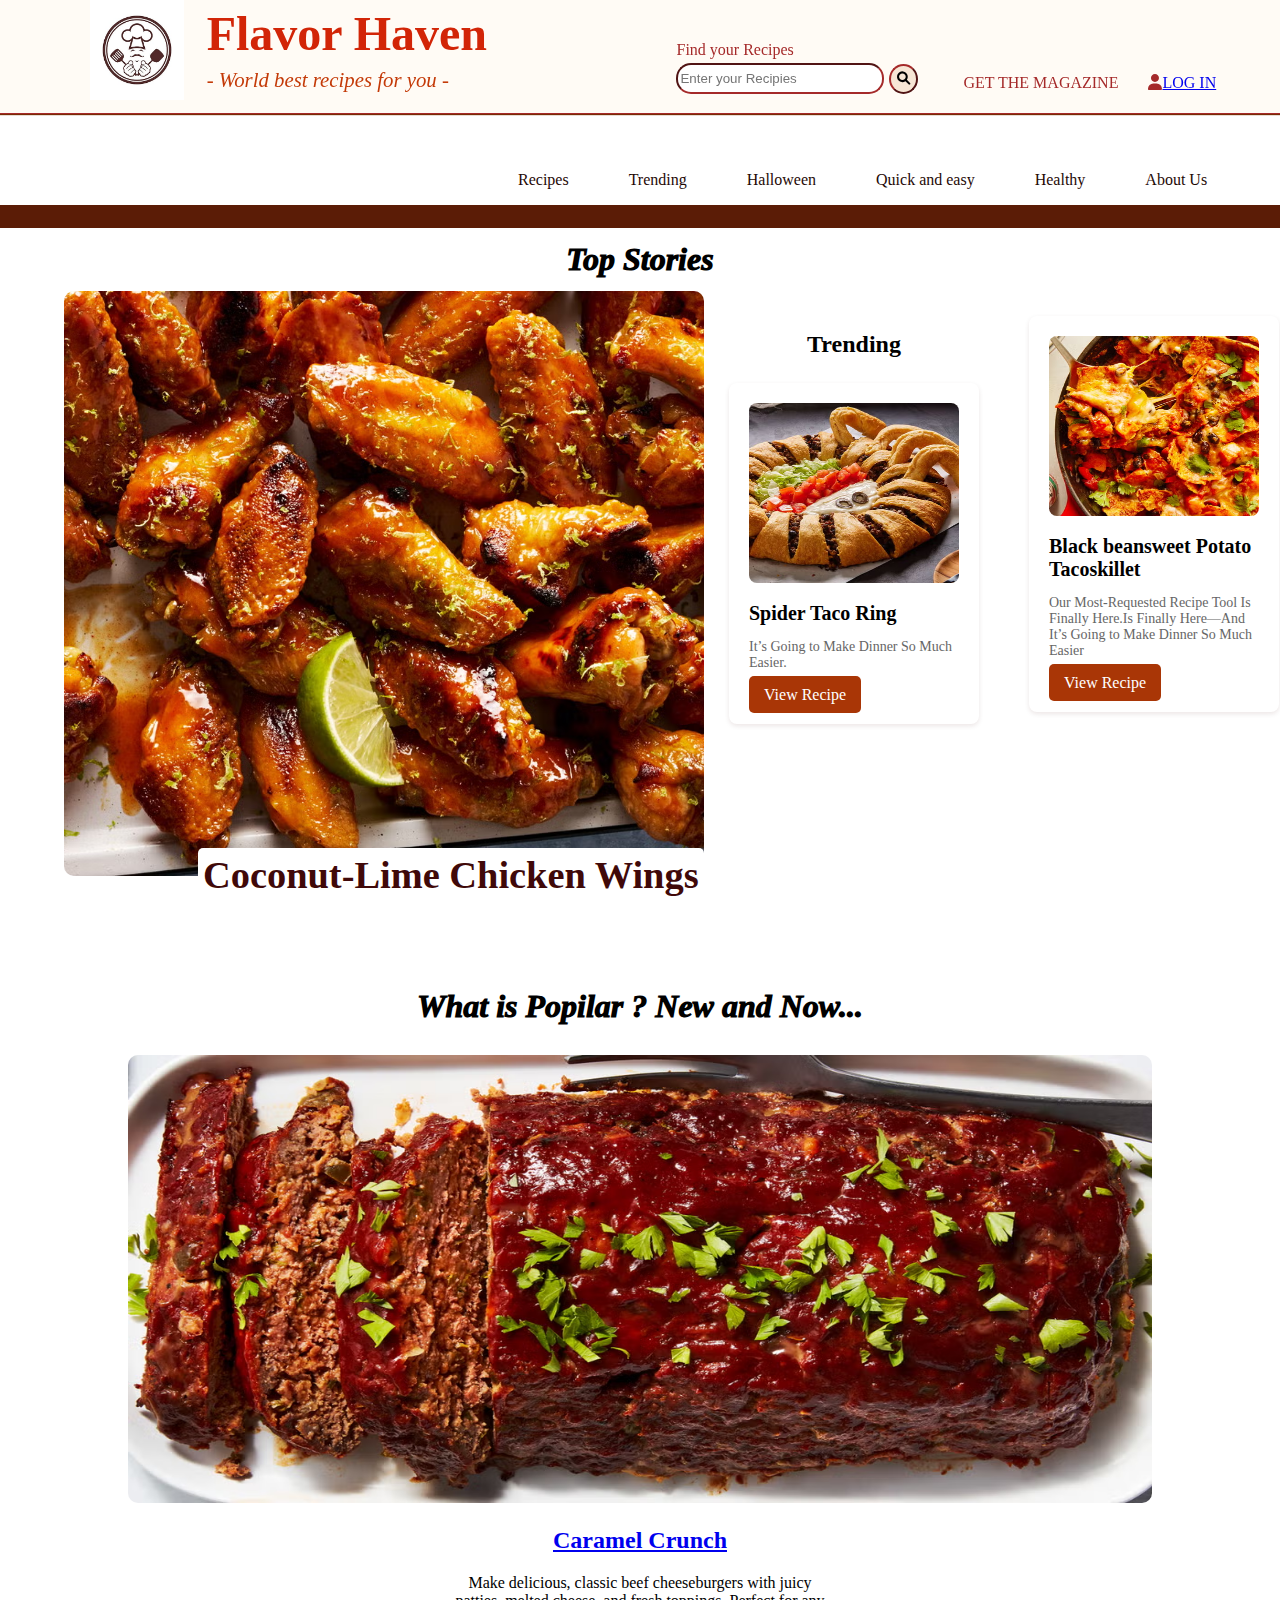
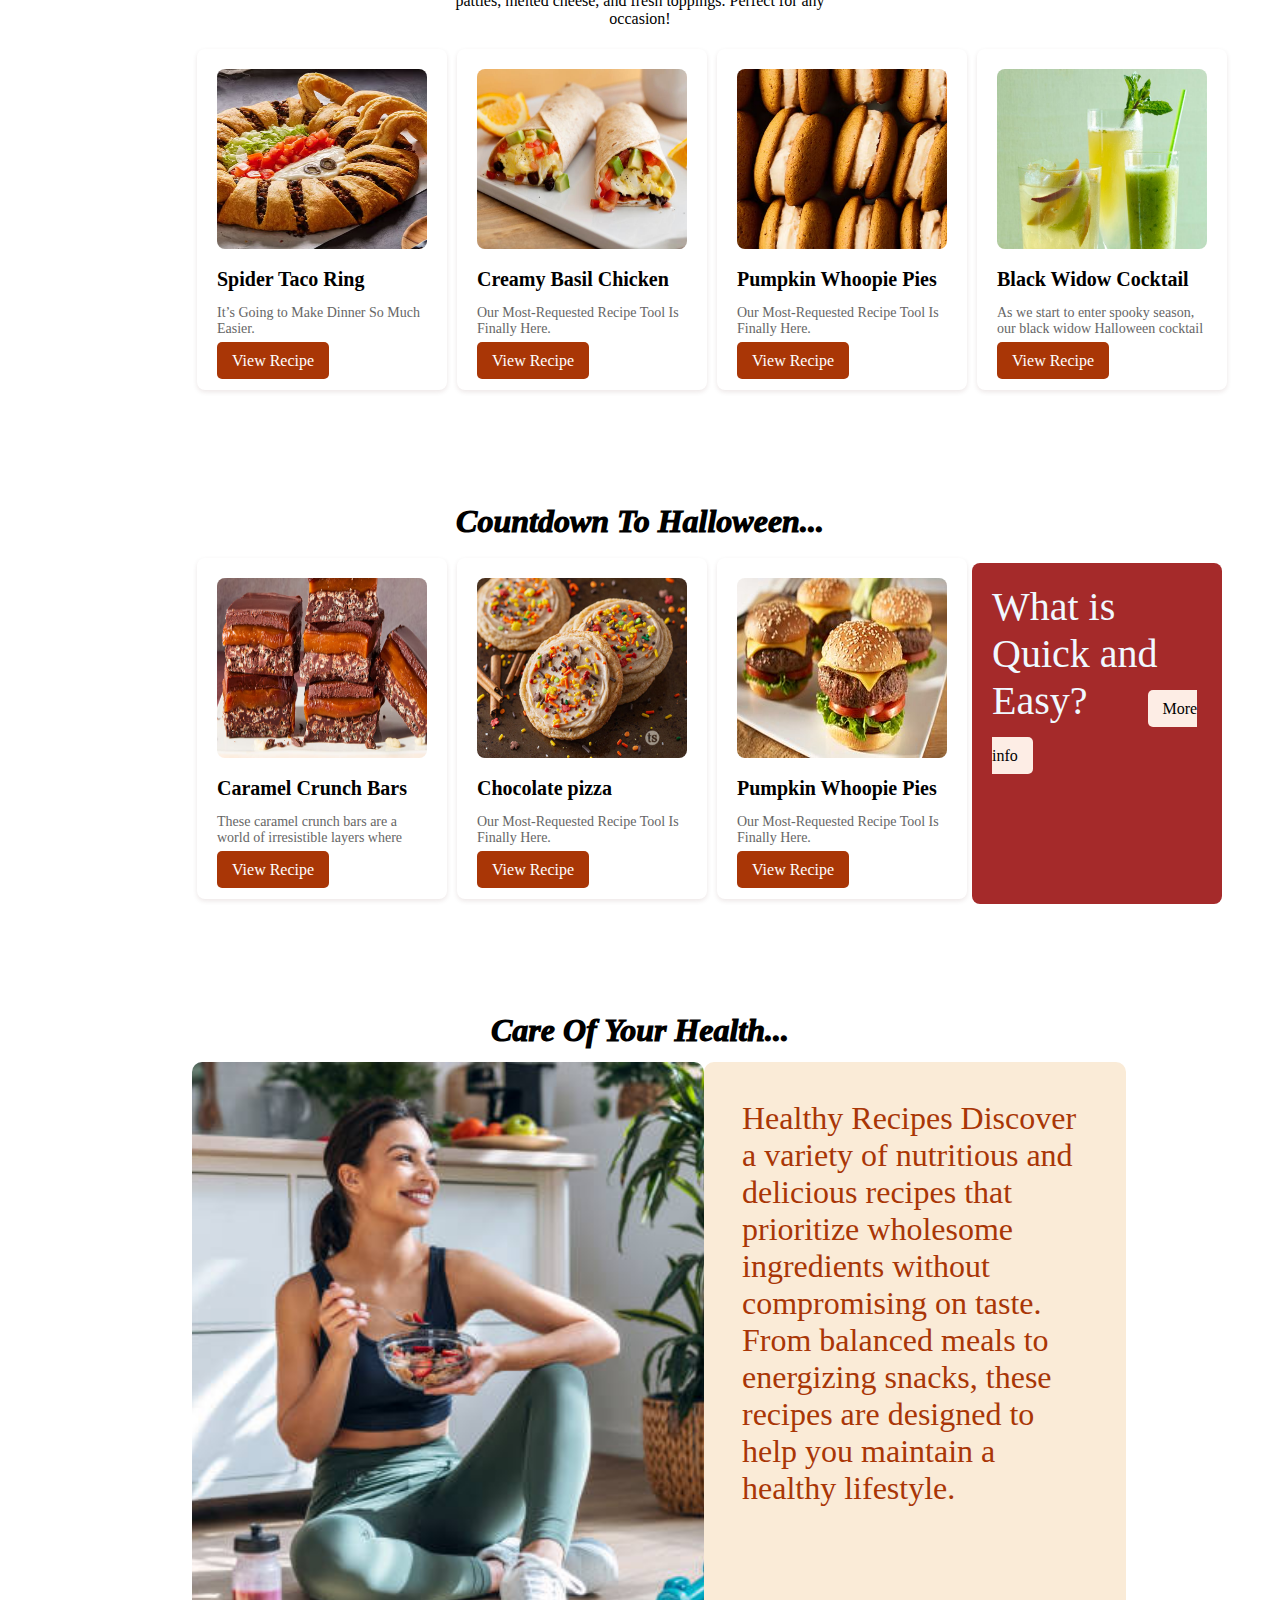
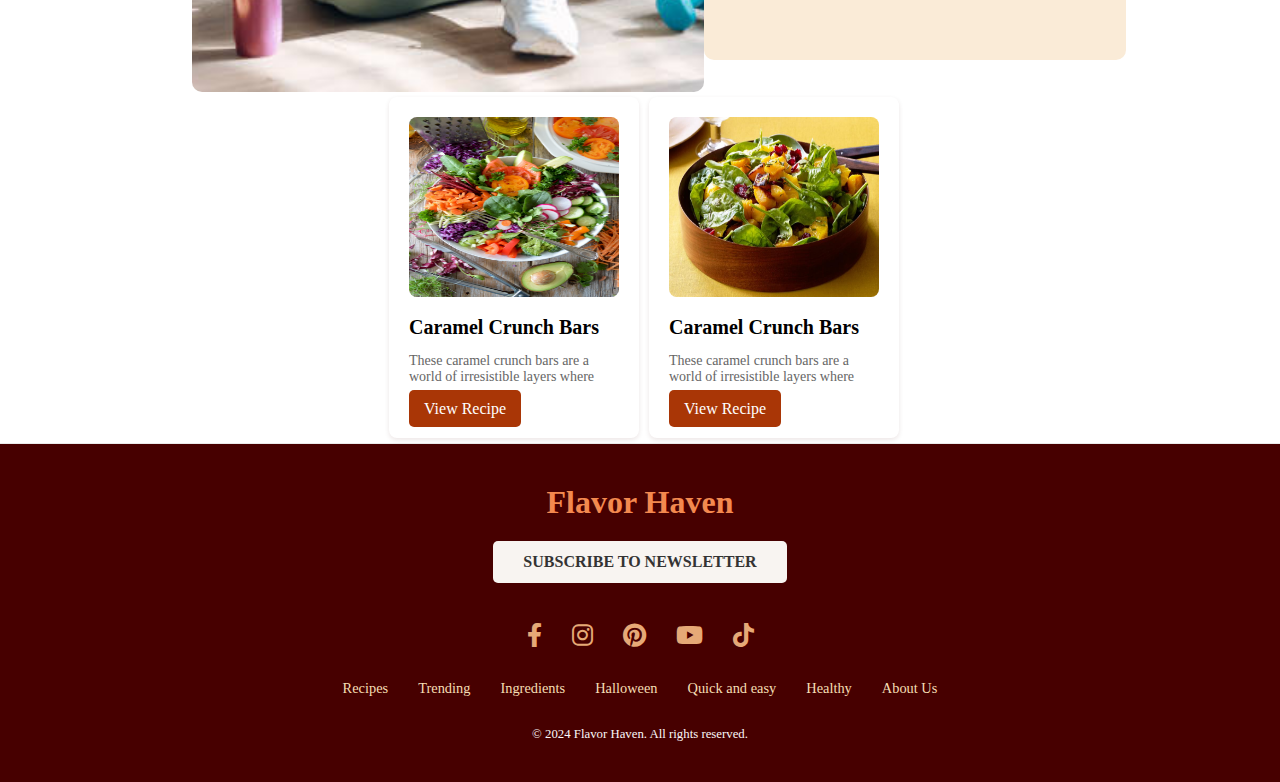
<file: pages/home.html>
<!DOCTYPE html>
<html lang="en">
<head>
    <meta charset="UTF-8">
    <meta name="viewport" content="width=device-width, initial-scale=1.0">
    <title>PN Taste</title>
    <link rel="stylesheet" href="/CSS/css-home.css">
    <link  rel="stylesheet"
    href="https://cdnjs.cloudflare.com/ajax/libs/font-awesome/6.0.0-beta3/css/all.min.css">
</head>
<body>
      <div class="headding">
        <img
        src="/assets/images/pngtree-chef-abstract-kitchener-cooky-icon-logo-image_317353.jpg"
        style="width:94px; height: 100px; object-fit: cover"
        alt="logo"
        class="logo"
      />
      <div>
        <h1 id="topic">Flavor Haven</h1>
        <p class="bio"> - World best recipes for you -</p>
      </div>
      <div class="search"><label id="search" for="search">Find your Recipes</label>
        <br>
        <input id="search" placeholder="Enter your Recipies"><button id="search-btn"><i class="fa-solid fa-magnifying-glass"></i></button>
     </div>
     <p style="font-size: 1rem;color: brown;margin-left: 40px;padding-top: 58px;">GET THE MAGAZINE</p>
     <p  style="font-size: 1rem;color: brown;margin-left: 30px; padding-top: 58px; margin-right: 5px;"><i class="fa-solid fa-user"></i><a href="#">LOG IN</a></p>
    </div>


     <nav class="menu-bar">
      <ul>
        <li><a href="#">Recipes</a></li>
        <li><a href="/pages/TrendingRecipies.html">Trending</a></li>
        <li><a href="/pages/halloween.html">Halloween</a></li>
        <li><a href="/pages/quickAndEsseyResipies.html">Quick and easy</a></li>
        <li><a href="/pages/healthy.html">Healthy</a></li>
        <li><a href="/pages/aboutUs.html">About Us</a></li>
      </ul>
    </nav>
    <div class="bar"></div>

    <p class="subtopic"> Top Stories</p>

    <div class="home-page">
      <div>
        <img src="/assets/images/del099924-coconutlimechickenwings-web-005-ab-index-66f2e409b1a0d.avif" alt="top" class="hero-image">
        <p class="recipe-topic">Coconut-Lime Chicken Wings</p>
      </div>
      <div class="cards">
        <h2>Trending</h2>
        <div class="card">
            <img src="/assets/images/spider-taco-ring-index-67053ab68ac3a.avif" alt="Chocolate Cake">
            <h3>Spider Taco Ring</h3>
            <p>It’s Going to Make Dinner So Much Easier.</p>
            <a href="/pages/TrendingRecipies.html">View Recipe</a>
        </div>
      </div>
      
      <div class="cards">
        <div class="card">
            <img src="/assets/images/del099924-blackbeansweetpotatotacoskillet-web-2319-bjg-index-67040c5200055.avif" alt="Chocolate Cake">
            <h3>Black beansweet Potato Tacoskillet</h3>
            <p>Our Most-Requested Recipe Tool Is Finally Here.Is Finally Here—And It’s Going to Make Dinner So Much Easier</p>
            <a href="/pages/TrendingRecipies.html">View Recipe</a>
        </div>
      </div>
    </div>
      
    <p class="subtopic"> What is Popilar ? New and Now...</p>
    <br>
    <div>
      <img src="/assets/images/cracker-barrel-meatloaf-index-66638b6b5b224.avif" alt="top" class="new-now-hero-img">
     <a href="#"> <h2 style="text-align: center;">Caramel Crunch</h2></a>
      <p style="text-align: center; width: 30vw; margin-left: 35vw;">Make delicious, classic beef cheeseburgers with juicy patties, melted cheese, and fresh toppings. Perfect for any occasion!</p>

    </div>
    <div class="new-now-card-container">
      <div class="card">
          <img src="/assets/images/spider-taco-ring-index-67053ab68ac3a.avif" alt="Chocolate Cake">
          <h3>Spider Taco Ring</h3>
          <p>It’s Going to Make Dinner So Much Easier.</p>
          <a href="/pages/TrendingRecipies.html">View Recipe</a>
      </div>
  
      <div class="card">
          <img src="/assets/images/1382539589470.jpeg" alt="Chocolate Cake">
          <h3>Creamy Basil Chicken</h3>
          <p>Our Most-Requested Recipe Tool Is Finally Here.</p>
          <a href="/pages/TrendingRecipies.html">View Recipe</a>
      
    </div>
    <div class="card">
      <img src="/assets/images/pumpkin-whoopie-pies-index-653fb63798de4.avif" alt="Chocolate Cake">
      <h3>Pumpkin Whoopie Pies</h3>
      <p>Our Most-Requested Recipe Tool Is Finally Here.</p>
      <a href="/pages/TrendingRecipies.html">View Recipe</a>
  
</div>
<div class="card">
  <img src="/assets/images/1382538972575.jpeg" alt="Chocolate Cake">
  <h3>Black Widow Cocktail</h3>
  <p>As we start to enter spooky season, our black widow Halloween cocktail</p>
  <a href="/pages/TrendingRecipies.html">View Recipe</a>

</div>
  </div>
  </div>



  <section class="quick-and-Eassey">
    <p class="subtopic"> Countdown To Halloween...</p>
    <div class="new-now-card-container">
      <div class="card">
          <img src="/assets/images/caramel-crunch-bars-index-670ed777d5959.avif" alt="Chocolate Cake">
          <h3>Caramel Crunch Bars</h3>
          <p>These caramel crunch bars are a world of irresistible layers where</p>
          <a href="/pages/halloween.html">View Recipe</a>
      </div>
  
      <div class="card">
          <img src="/assets/images/P080624153435_1__11639.jpg" alt="Chocolate Cake">
          <h3>Chocolate pizza</h3>
          <p>Our Most-Requested Recipe Tool Is Finally Here.</p>
          <a href="/pages/halloween.html">View Recipe</a>
      
    </div>
    <div class="card">
      <img src="/assets/images/classic-beef-cheeseburgers-horizontal.jpeg" alt="Chocolate Cake">
      <h3>Pumpkin Whoopie Pies</h3>
      <p>Our Most-Requested Recipe Tool Is Finally Here.</p>
      <a href="/pages/halloween.html">View Recipe</a>
  
    </div>

    <div class="card-quick">What is Quick and Easy?
           <a href="/pages/quickAndEsseyResipies.html" class="quick-btn" style="font-size: 1rem;"> More info</a>
    </div>
  </div>
  </div>
  </section>


<section class=" helathy">
     <p class="subtopic">Care Of Your Health...</p>
     <div style="display: flex;  width: 88vw;">
     <img src="/assets/images/istockphoto-1500051661-612x612.jpg" alt="" class="healthy-pic">
     <p class="healthy-paragraph">Healthy Recipes
      Discover a variety of nutritious and delicious recipes that prioritize wholesome ingredients without compromising on taste. From balanced meals to energizing snacks, these recipes are designed to help you maintain a healthy lifestyle.
    </p>
  </div>

  <div class="healthy-card-container">
    <div class="card">
      <img src="/assets/images/photo-1540420773420-3366772f4999.avif" alt="Chocolate Cake">
      <h3>Caramel Crunch Bars</h3>
      <p>These caramel crunch bars are a world of irresistible layers where</p>
      <a href="/pages/healthy.html">View Recipe</a>
  </div>
  <div class="card">
    <img src="/assets/images/1382540843318.jpeg" alt="Chocolate Cake">
    <h3>Caramel Crunch Bars</h3>
    <p>These caramel crunch bars are a world of irresistible layers where</p>
    <a href="/pages/healthy.html">View Recipe</a>
</div>

  </div>
</section>


<footer class="footer">
  <div class="footer-logo">Flavor Haven</div>

  <a href="#" class="newsletter-btn">Subscribe to Newsletter</a>

  <div class="social-icons">
      <a href="https://www.facebook.com" target="_blank"><i class="fab fa-facebook-f"></i></a>
      <a href="https://www.instagram.com" target="_blank"><i class="fab fa-instagram"></i></a>
      <a href="https://www.pinterest.com" target="_blank"><i class="fab fa-pinterest"></i></a>
      <a href="https://www.youtube.com" target="_blank"><i class="fab fa-youtube"></i></a>
      <a href="https://www.tiktok.com" target="_blank"><i class="fab fa-tiktok"></i></a>
  </div>

  <div class="footer-links">
      <a href="#">Recipes</a>
      <a href="#">Trending</a>
      <a href="#">Ingredients</a>
      <a href="#">Halloween</a>
      <a href="#">Quick and easy</a>
      <a href="#">Healthy</a>
      <a href="#">About Us</a>
  </div>

  <div class="footer-bottom">
      <p>&copy; 2024 Flavor Haven. All rights reserved.</p>
  </div>
</footer>

  </main>
</body>
</html>
</file>
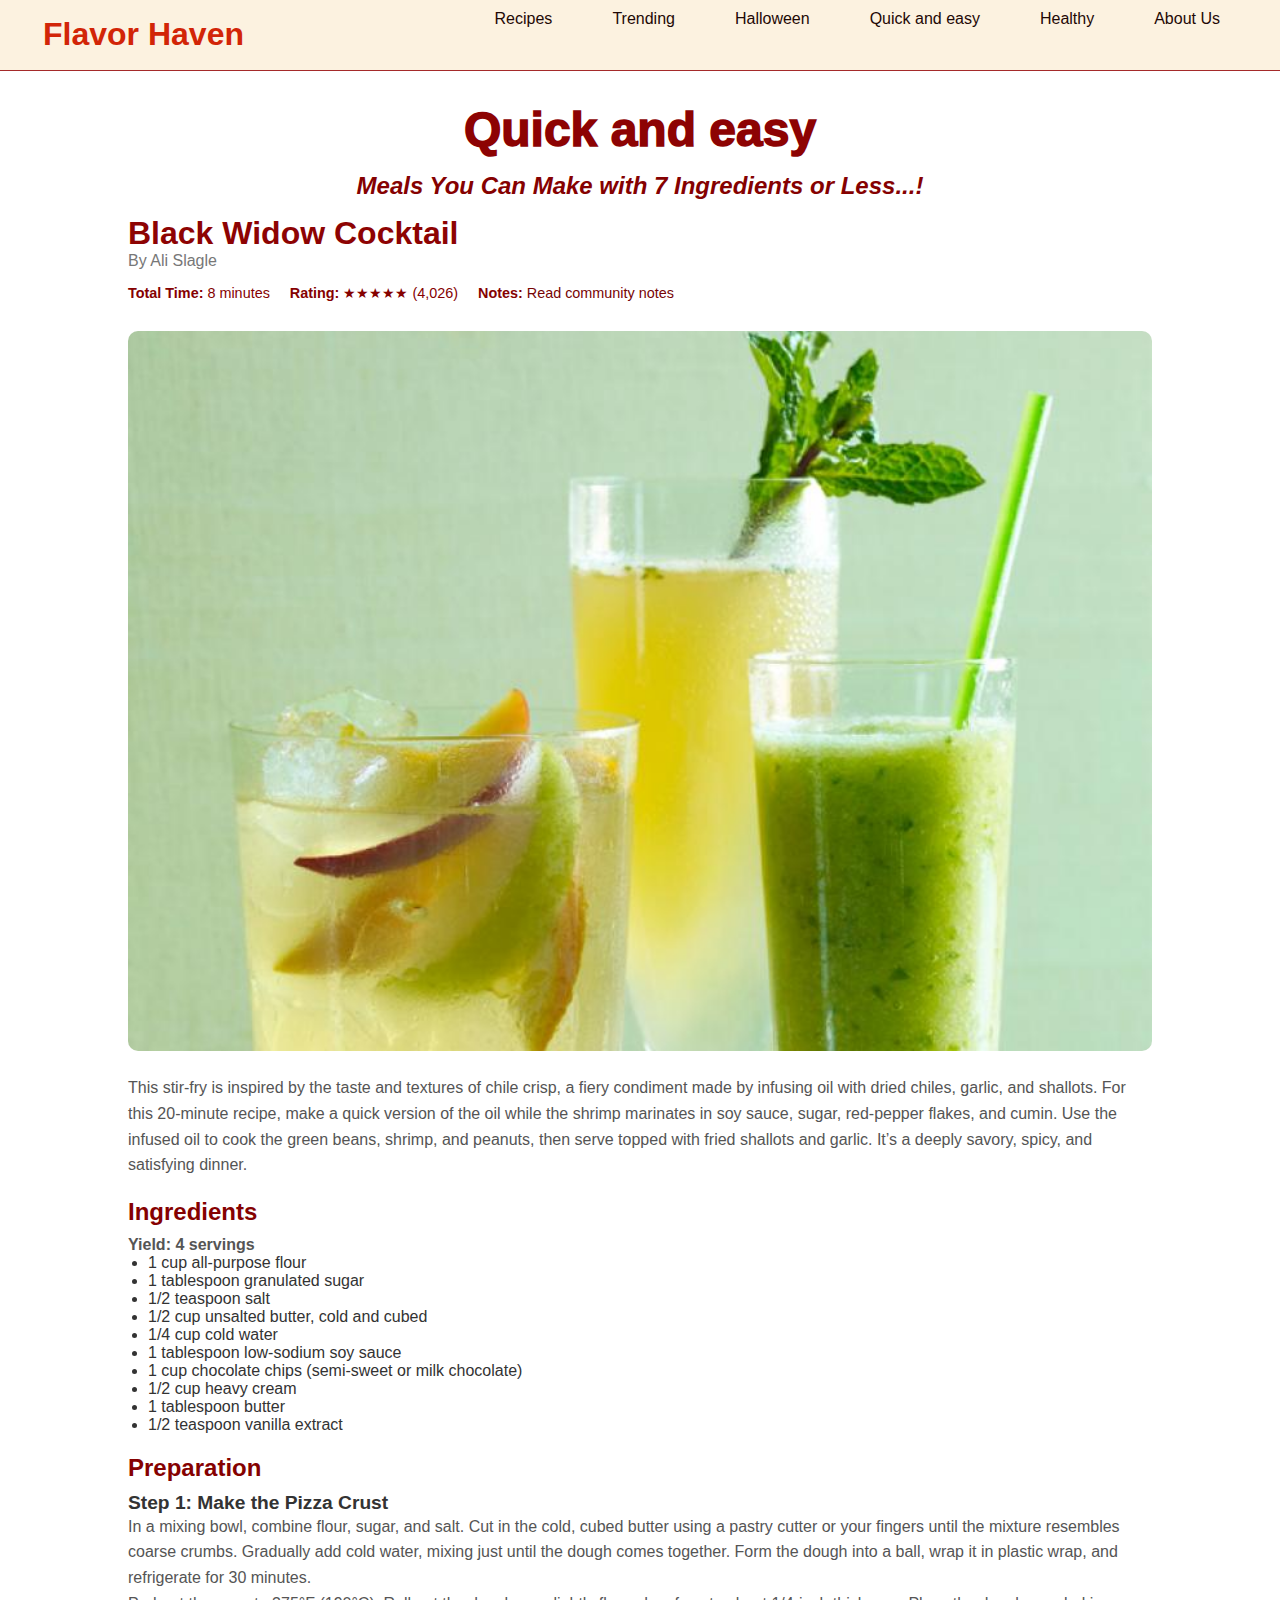
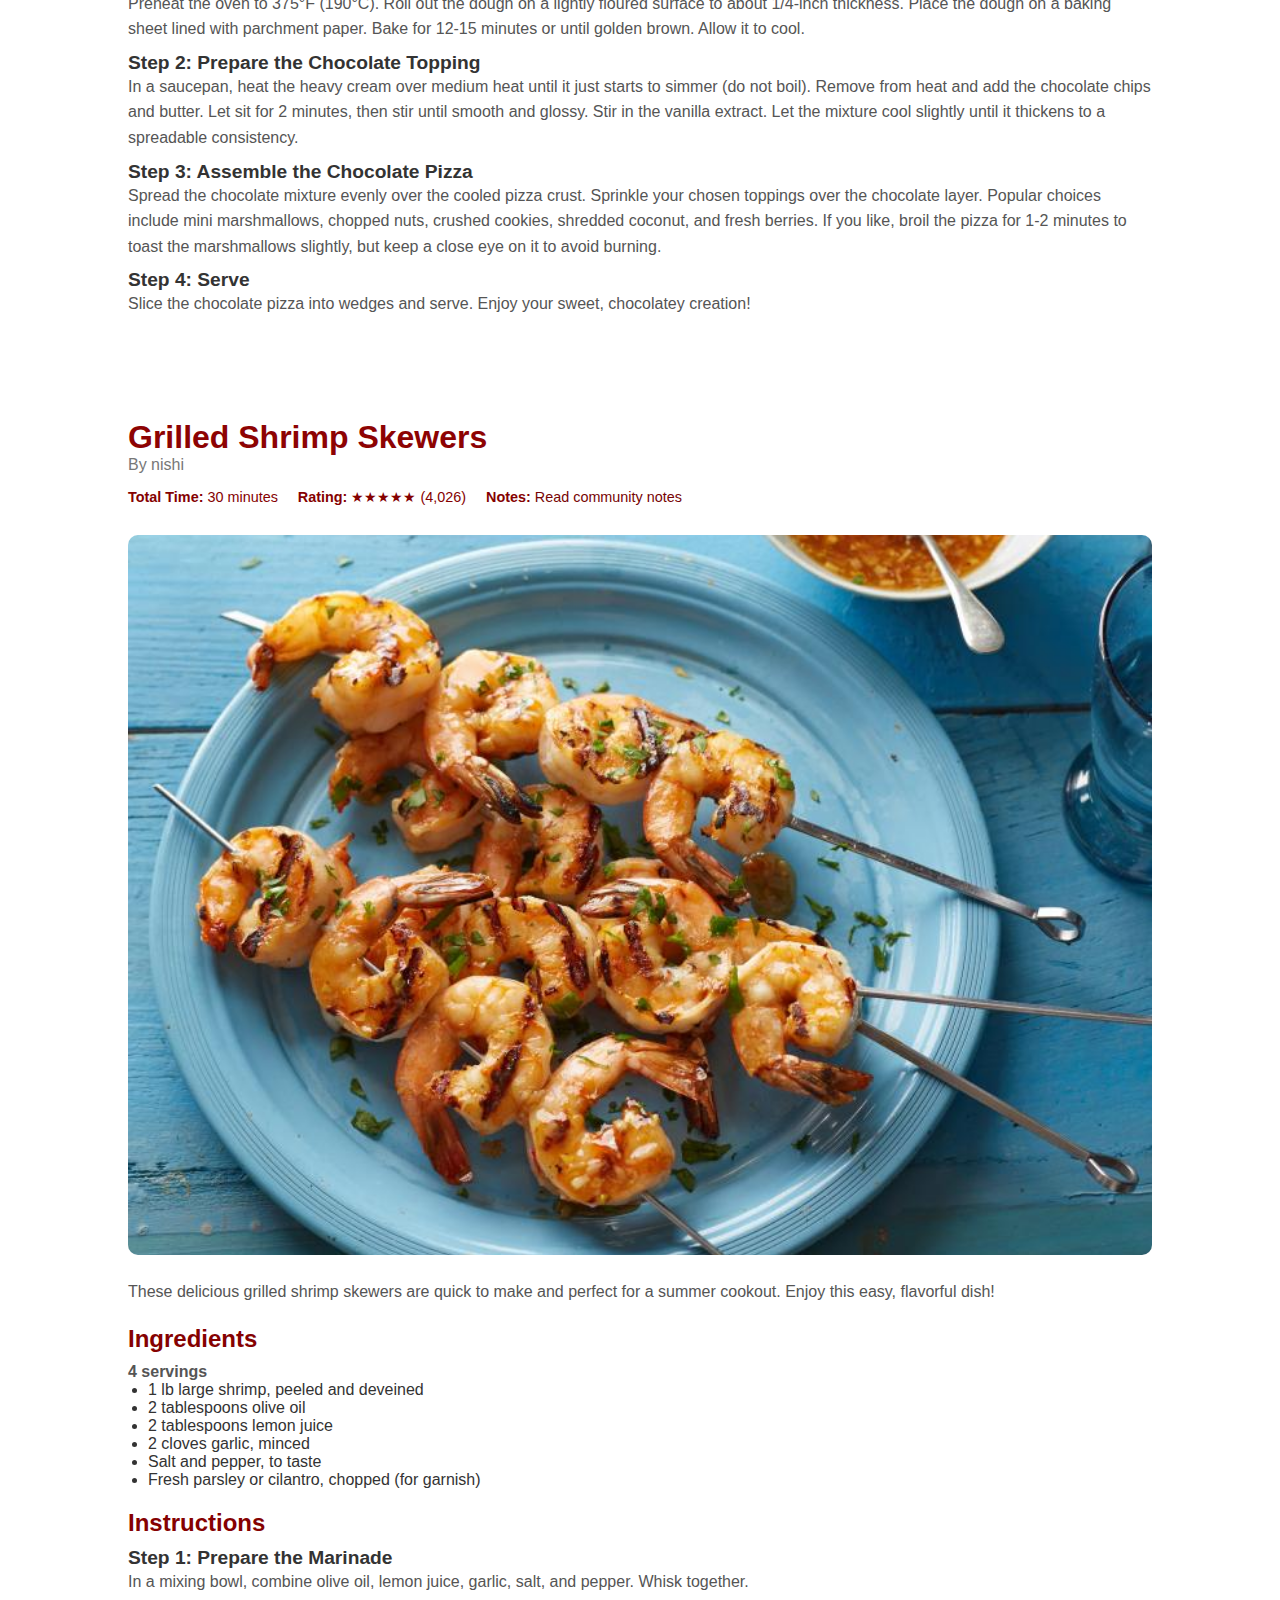
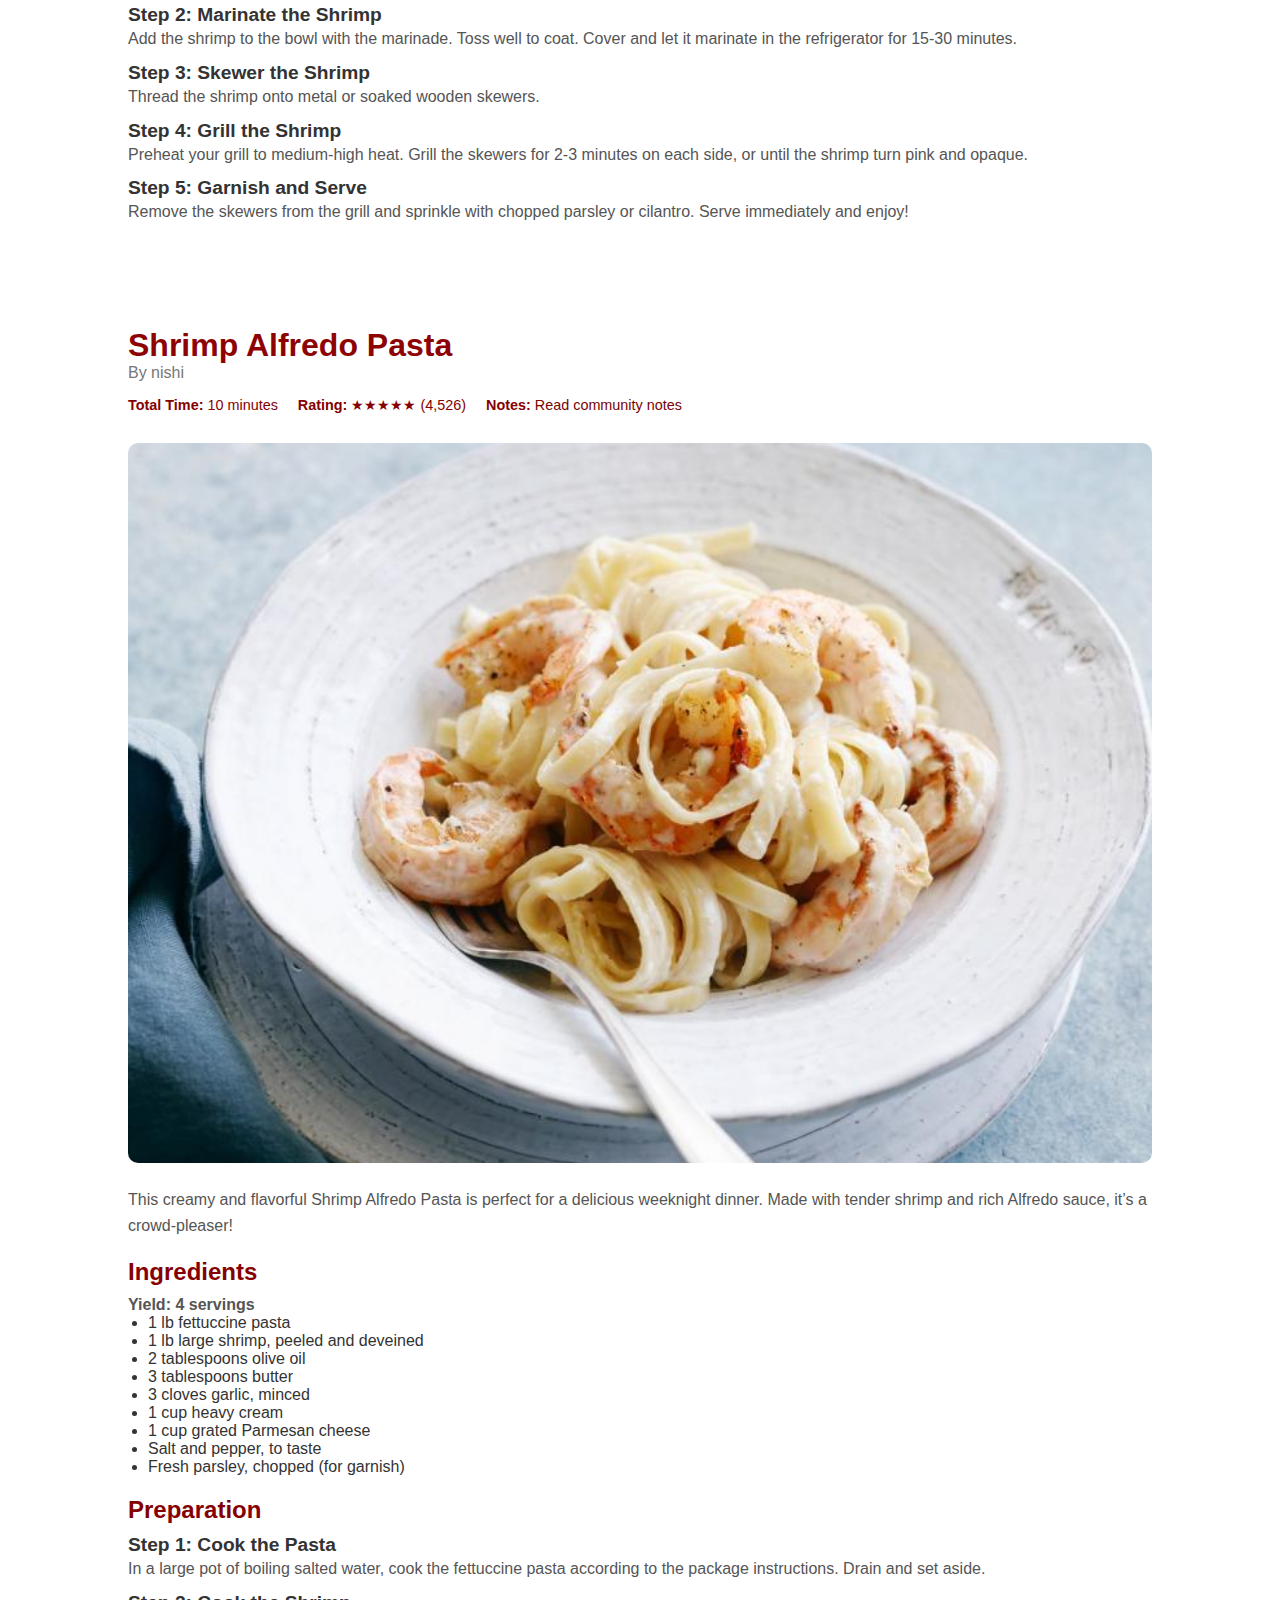
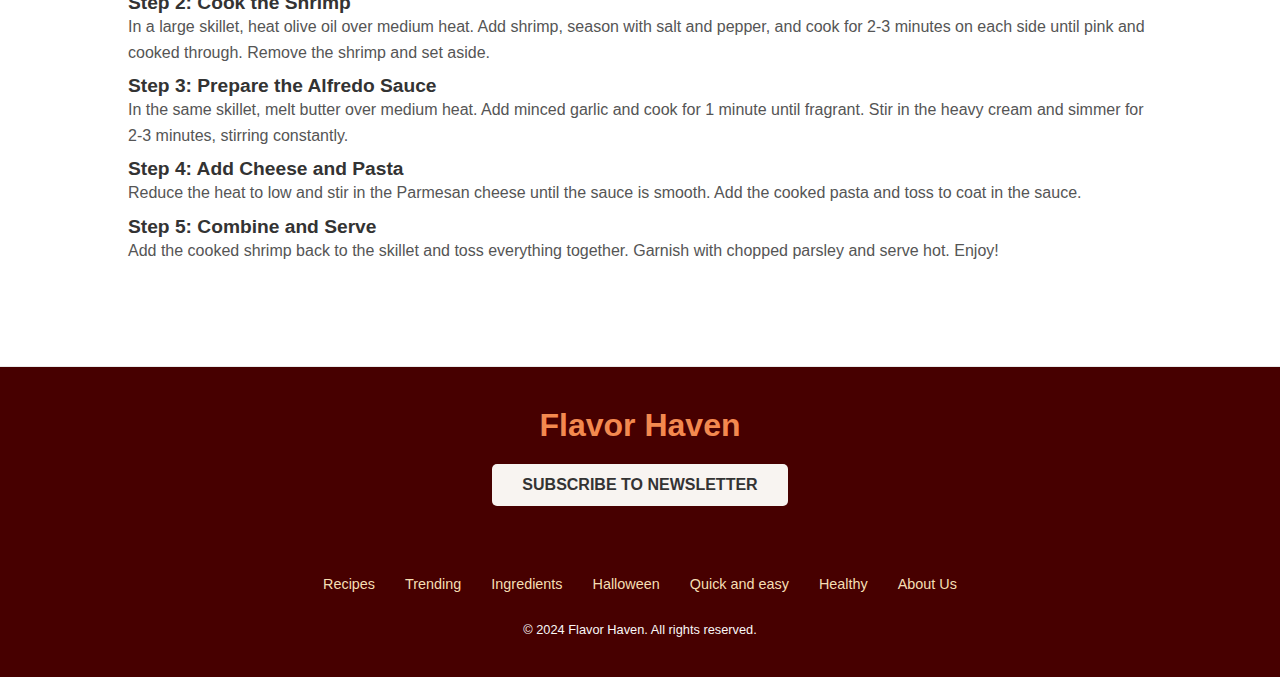
<file: pages/quickAndEsseyResipies.html>
<!DOCTYPE html>
<html lang="en">
<head>
    <meta charset="UTF-8">
    <meta name="viewport" content="width=device-width, initial-scale=1.0">
    <title>view2</title>
    <link rel="stylesheet" href="/CSS/css-quickAnd.css">
</head>
<body>

    <body>
        <header>
        <div class="navbar">
            <h1 id="topic">Flavor Haven</h1>
            <nav class="menu-bar">
                <ul>
                  <li><a href="#">Recipes</a></li>
                  <li><a href="/pages/TrendingRecipies.html">Trending</a></li>
                  <li><a href="/pages/halloween.html">Halloween</a></li>
                  <li><a href="/pages/quickAndEsseyResipies.html">Quick and easy</a></li>
                  <li><a href="/pages/healthy.html">Healthy</a></li>
                  <li><a href="/pages/aboutUs.html">About Us</a></li>
                </ul>
              </nav>
        </div>
    </header>
    
        <div class="recipe-container">
            
            <div class="recipe-header">
                <h1 style="font-weight: 1000; font-size: 3rem; text-align: center;">Quick and easy</h1>
                <h2 class="subtopic">Meals You Can Make with 7 Ingredients or Less...!</h2>

                <h1>Black Widow Cocktail</h1>
                <p>By Ali Slagle</p>
            </div>
            
            <section class="recipe-details">
                <p><strong>Total Time:</strong> 8 minutes</p>
                <p><strong>Rating:</strong> ★★★★★ (4,026)</p>
                <p><strong>Notes:</strong> <a href="#">Read community notes</a></p>
            </section>
    
            <div class="recipe-image">
                <img src="/assets/images/1382538972575.jpeg" alt="Black Widow Cocktail">
            </div>
    
            <section class="recipe-description">
                <p>This stir-fry is inspired by the taste and textures of chile crisp, a fiery condiment made by infusing oil with dried chiles, garlic, and shallots. For this 20-minute recipe, make a quick version of the oil while the shrimp marinates in soy sauce, sugar, red-pepper flakes, and cumin. Use the infused oil to cook the green beans, shrimp, and peanuts, then serve topped with fried shallots and garlic. It’s a deeply savory, spicy, and satisfying dinner.</p>
            </section>
    
            <section class="recipe-ingredients">
                <h2>Ingredients</h2>
                <p><strong>Yield:</strong> 4 servings</p>
                <ul>
                   <li>1 cup all-purpose flour</li> 
                   <li>1 tablespoon granulated sugar</li>
                   <li>1/2 teaspoon salt   </li>
                   <li>1/2 cup unsalted butter, cold and cubed</li>
                   <li>1/4 cup cold water </li>
                    <li>1 tablespoon low-sodium soy sauce</li>
                    <li>1 cup chocolate chips (semi-sweet or milk chocolate)</li>
                    <li>1/2 cup heavy cream</li>
                    <li>1 tablespoon butter</li>
                    <li>1/2 teaspoon vanilla extract</li>
                </ul>
            </section>
    
            <section class="recipe-preparation">
                <h2>Preparation</h2>
                <h3>Step 1: Make the Pizza Crust</h3>
                <p>In a mixing bowl, combine flour, sugar, and salt. Cut in the cold, cubed butter using a pastry cutter or your fingers until the mixture resembles coarse crumbs. Gradually add cold water, mixing just until the dough comes together. Form the dough into a ball, wrap it in plastic wrap, and refrigerate for 30 minutes.</p>
                <p>Preheat the oven to 375°F (190°C). Roll out the dough on a lightly floured surface to about 1/4-inch thickness. Place the dough on a baking sheet lined with parchment paper. Bake for 12-15 minutes or until golden brown. Allow it to cool.</p>
    
                <h3>Step 2: Prepare the Chocolate Topping</h3>
                <p>In a saucepan, heat the heavy cream over medium heat until it just starts to simmer (do not boil). Remove from heat and add the chocolate chips and butter. Let sit for 2 minutes, then stir until smooth and glossy. Stir in the vanilla extract. Let the mixture cool slightly until it thickens to a spreadable consistency.</p>
    
                <h3>Step 3: Assemble the Chocolate Pizza</h3>
                <p>Spread the chocolate mixture evenly over the cooled pizza crust. Sprinkle your chosen toppings over the chocolate layer. Popular choices include mini marshmallows, chopped nuts, crushed cookies, shredded coconut, and fresh berries. If you like, broil the pizza for 1-2 minutes to toast the marshmallows slightly, but keep a close eye on it to avoid burning.</p>
    
                <h3>Step 4: Serve</h3>
                <p>Slice the chocolate pizza into wedges and serve. Enjoy your sweet, chocolatey creation!</p>
            </section>
        </div>
    
    
    
        <div class="recipe-container">
            
            <div class="recipe-header">
                <h1>Grilled Shrimp Skewers </h1>
                <p>By nishi</p>
            </div>
            
            <section class="recipe-details">
                <p><strong>Total Time:</strong> 30 minutes</p>
                <p><strong>Rating:</strong> ★★★★★ (4,026)</p>
                <p><strong>Notes:</strong> <a href="#">Read community notes</a></p>
            </section>
    
            <div class="recipe-image">
                <img src="/assets/images/1397166029692.jpeg" alt="caramal ">
            </div>
    
            <section class="recipe-description">
                <p>These delicious grilled shrimp skewers are quick to make and perfect for a summer cookout. Enjoy this easy, flavorful dish!</p>
            </section>
    
            <section class="recipe-ingredients">
                <h2>Ingredients</h2>
                <p><strong></strong> 4 servings</p>
                <ul>
                     <li>1 lb large shrimp, peeled and deveined</li>
                     <li>2 tablespoons olive oil</li>
                     <li>2 tablespoons lemon juice</li>
                    <li>2 cloves garlic, minced</li>
                    <li>Salt and pepper, to taste</li>
                    <li>Fresh parsley or cilantro, chopped (for garnish)</li>
                </ul>
            </section>
    
            <section class="recipe-preparation">
            <h2>Instructions</h2>

            <h3>Step 1: Prepare the Marinade</h3>
             <p>In a mixing bowl, combine olive oil, lemon juice, garlic, salt, and pepper. Whisk together.</p>

            <h3>Step 2: Marinate the Shrimp</h3>
             <p>Add the shrimp to the bowl with the marinade. Toss well to coat. Cover and let it marinate in the refrigerator for 15-30 minutes.</p>

            <h3>Step 3: Skewer the Shrimp</h3>
             <p>Thread the shrimp onto metal or soaked wooden skewers.</p>

            <h3>Step 4: Grill the Shrimp</h3>
             <p>Preheat your grill to medium-high heat. Grill the skewers for 2-3 minutes on each side, or until the shrimp turn pink and opaque.</p>

            <h3>Step 5: Garnish and Serve</h3>
             <p>Remove the skewers from the grill and sprinkle with chopped parsley or cilantro. Serve immediately and enjoy!</p>

            </section>
        </div>
    
    
        <div class="recipe-container">
            
            <div class="recipe-header">
                <h1>Shrimp Alfredo Pasta </h1>
                <p>By nishi</p>
            </div>
            
            <section class="recipe-details">
                <p><strong>Total Time:</strong> 10 minutes</p>
                <p><strong>Rating:</strong> ★★★★★ (4,526)</p>
                <p><strong>Notes:</strong> <a href="#">Read community notes</a></p>
            </section>
    
            <div class="recipe-image">
                <img src="/assets/images/1442375396193.jpeg" alt="caramal ">
            </div>
    
            <section class="recipe-description">
                <p>This creamy and flavorful Shrimp Alfredo Pasta is perfect for a delicious weeknight dinner. Made with tender shrimp and rich Alfredo sauce, it’s a crowd-pleaser!</p>
            
            </section>
    
            <section class="recipe-ingredients">
                <h2>Ingredients</h2>
                <p><strong>Yield:</strong> 4 servings</p>
                <ul>
                    <li>1 lb fettuccine pasta</li>
                    <li>1 lb large shrimp, peeled and deveined</li>
                    <li>2 tablespoons olive oil</li>
                    <li>3 tablespoons butter</li>
                    <li>3 cloves garlic, minced</li>
                    <li>1 cup heavy cream</li>
                    <li>1 cup grated Parmesan cheese</li>
                    <li>Salt and pepper, to taste</li>
                    <li>Fresh parsley, chopped (for garnish)</li>
                </ul>
            </section>
    
            <section class="recipe-preparation">
                <h2>Preparation</h2>
               
                <h3>Step 1: Cook the Pasta</h3>
                <p>In a large pot of boiling salted water, cook the fettuccine pasta according to the package instructions. Drain and set aside.</p>
            
                <h3>Step 2: Cook the Shrimp</h3>
                <p>In a large skillet, heat olive oil over medium heat. Add shrimp, season with salt and pepper, and cook for 2-3 minutes on each side until pink and cooked through. Remove the shrimp and set aside.</p>
            
                <h3>Step 3: Prepare the Alfredo Sauce</h3>
                <p>In the same skillet, melt butter over medium heat. Add minced garlic and cook for 1 minute until fragrant. Stir in the heavy cream and simmer for 2-3 minutes, stirring constantly.</p>
            
                <h3>Step 4: Add Cheese and Pasta</h3>
                <p>Reduce the heat to low and stir in the Parmesan cheese until the sauce is smooth. Add the cooked pasta and toss to coat in the sauce.</p>
            
                <h3>Step 5: Combine and Serve</h3>
                <p>Add the cooked shrimp back to the skillet and toss everything together. Garnish with chopped parsley and serve hot. Enjoy!</p>
            
            </section>
        </div>
        <footer class="footer">
            <div class="footer-logo">Flavor Haven</div>
          
            <a href="#" class="newsletter-btn">Subscribe to Newsletter</a>
          
            <div class="social-icons">
                <a href="https://www.facebook.com" target="_blank"><i class="fab fa-facebook-f"></i></a>
                <a href="https://www.instagram.com" target="_blank"><i class="fab fa-instagram"></i></a>
                <a href="https://www.pinterest.com" target="_blank"><i class="fab fa-pinterest"></i></a>
                <a href="https://www.youtube.com" target="_blank"><i class="fab fa-youtube"></i></a>
                <a href="https://www.tiktok.com" target="_blank"><i class="fab fa-tiktok"></i></a>
            </div>
          
            <div class="footer-links">
                <a href="#">Recipes</a>
                <a href="#">Trending</a>
                <a href="#">Ingredients</a>
                <a href="#">Halloween</a>
                <a href="#">Quick and easy</a>
                <a href="#">Healthy</a>
                <a href="#">About Us</a>
            </div>
          
            <div class="footer-bottom">
                <p>&copy; 2024 Flavor Haven. All rights reserved.</p>
            </div>
          </footer>
    </body>
    </html>
</file>
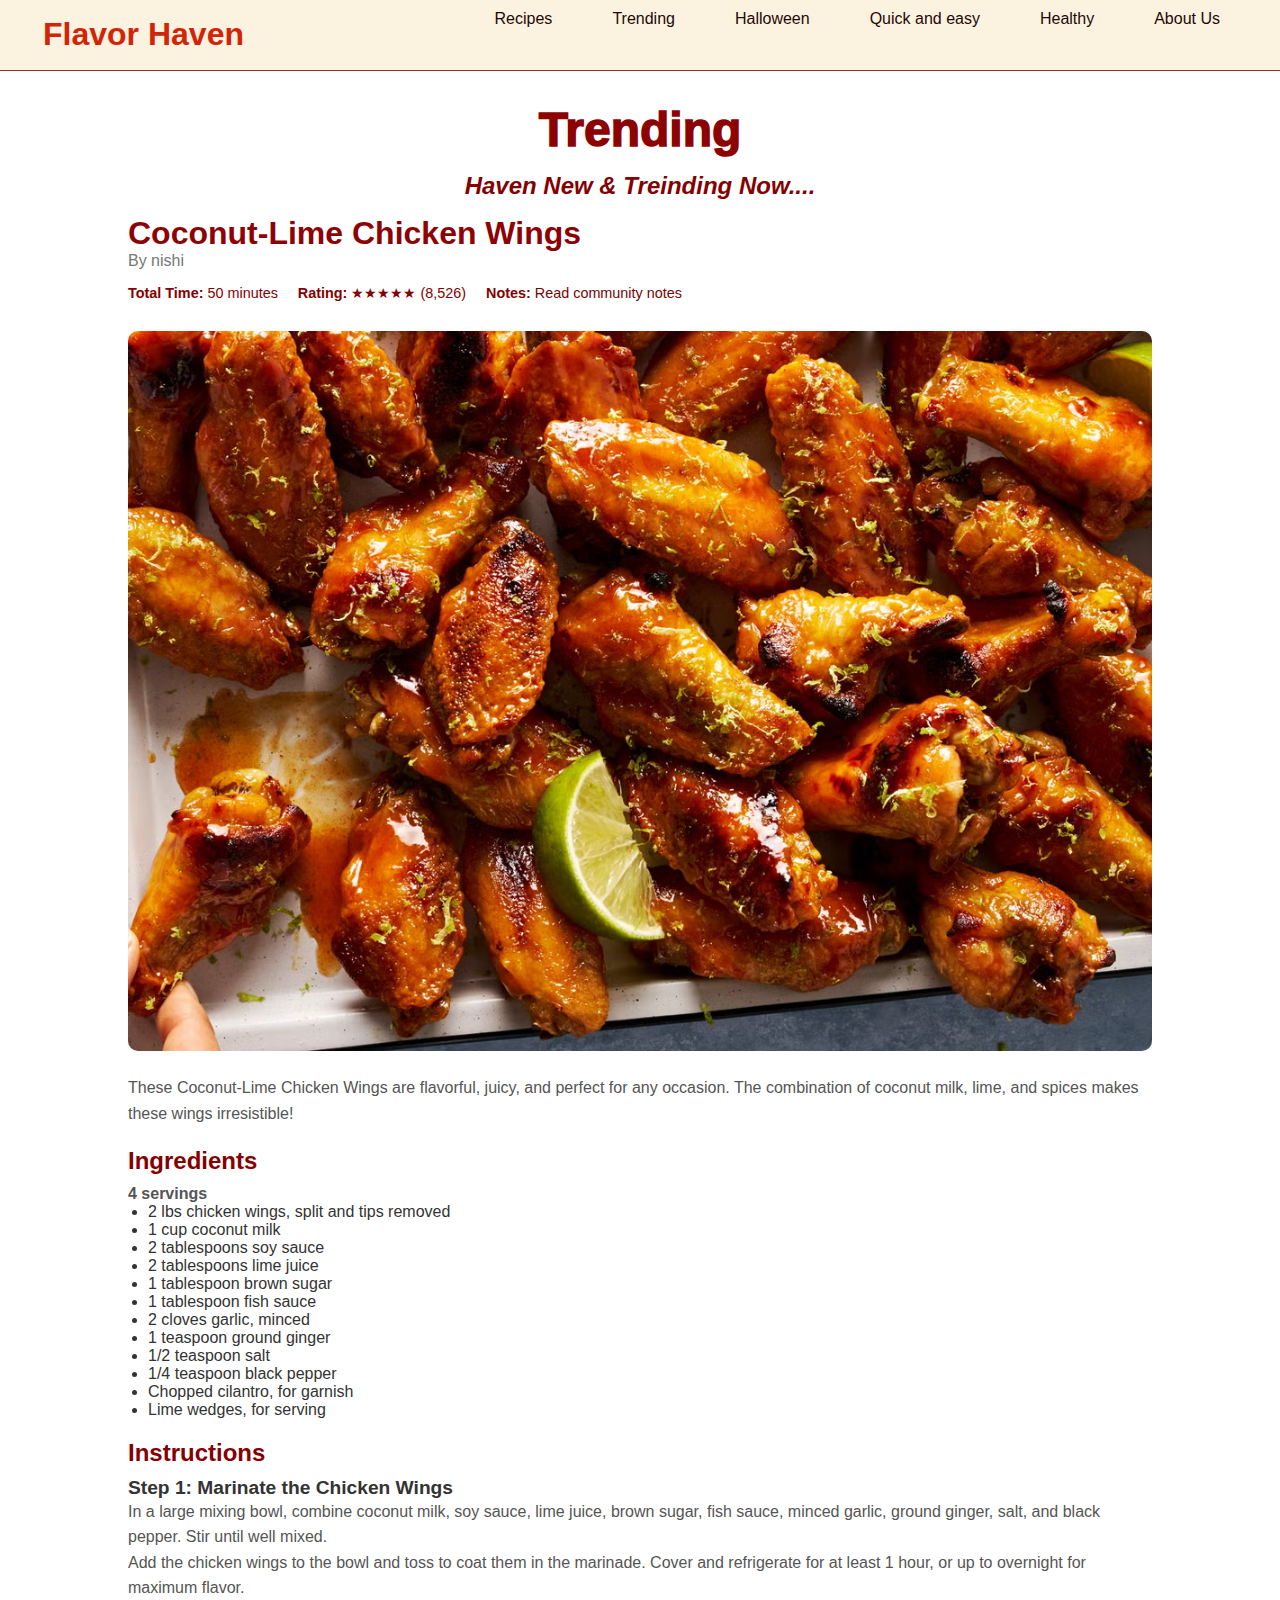
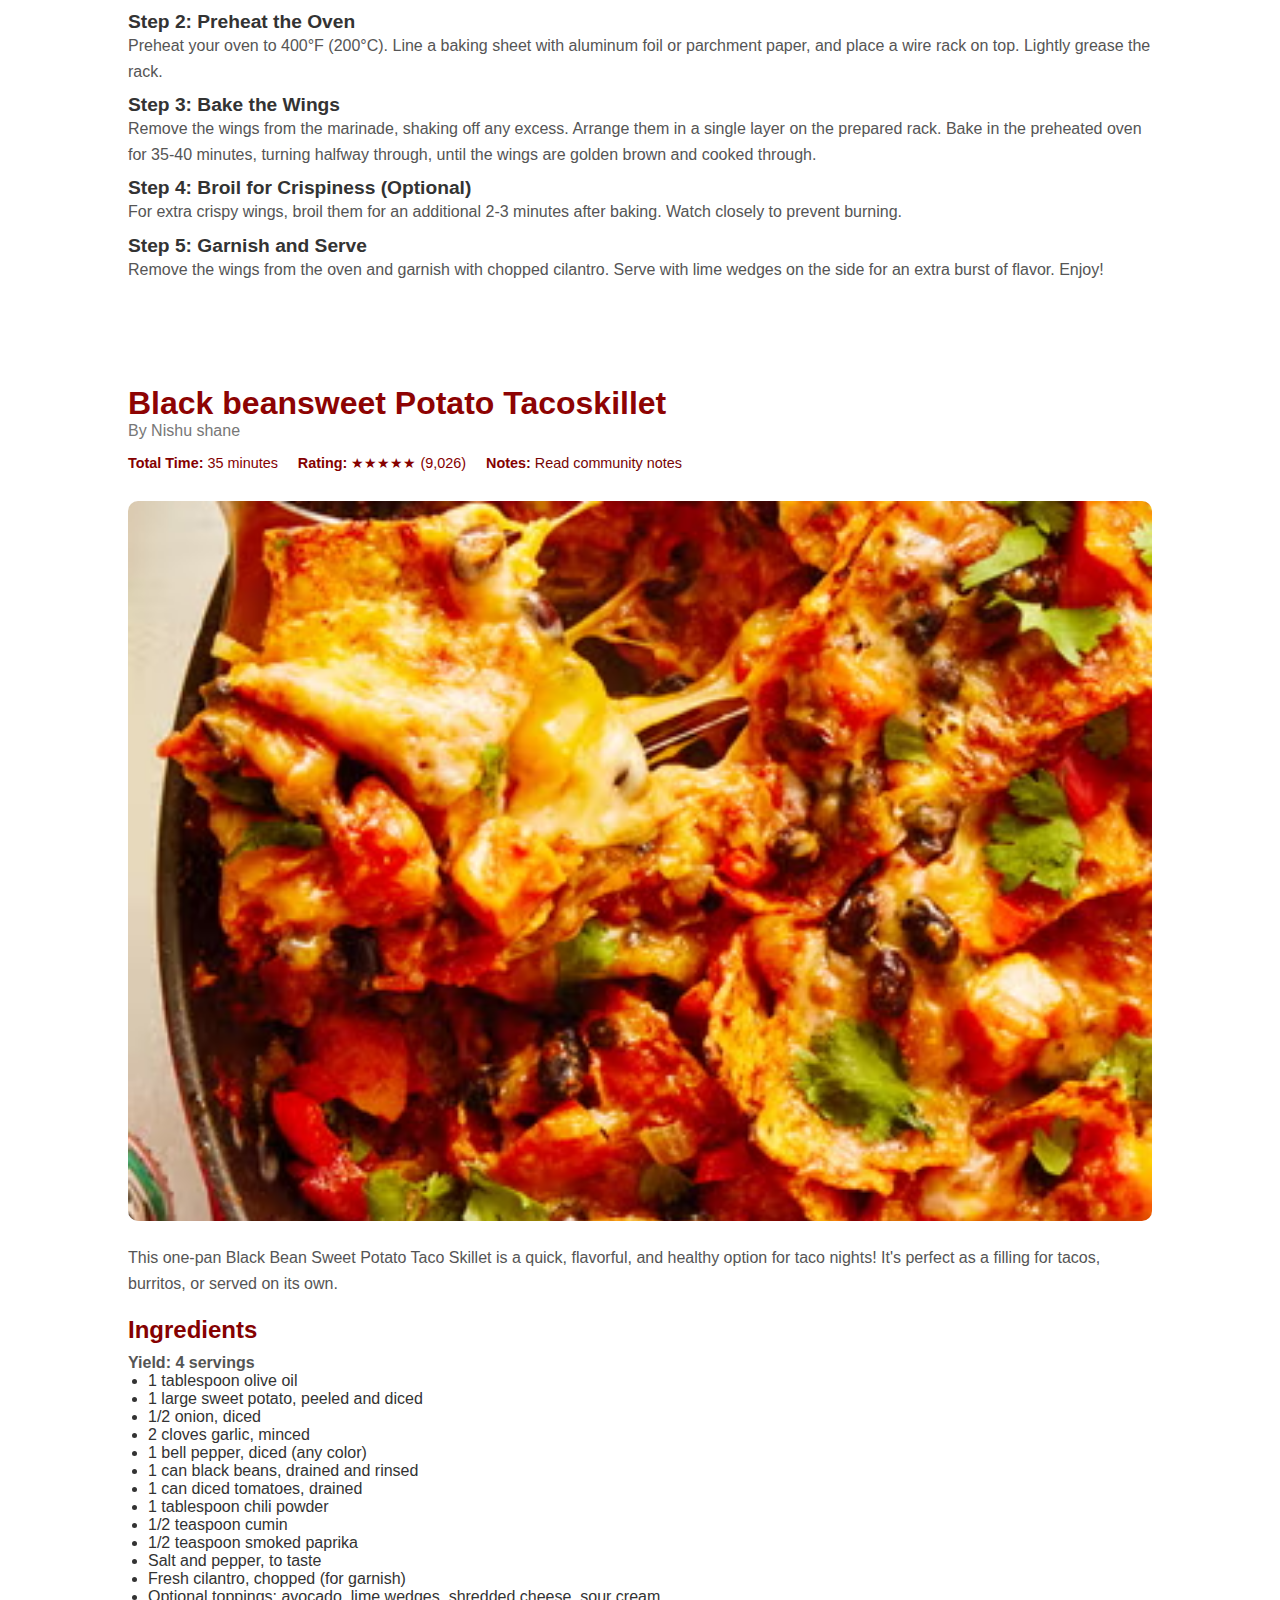
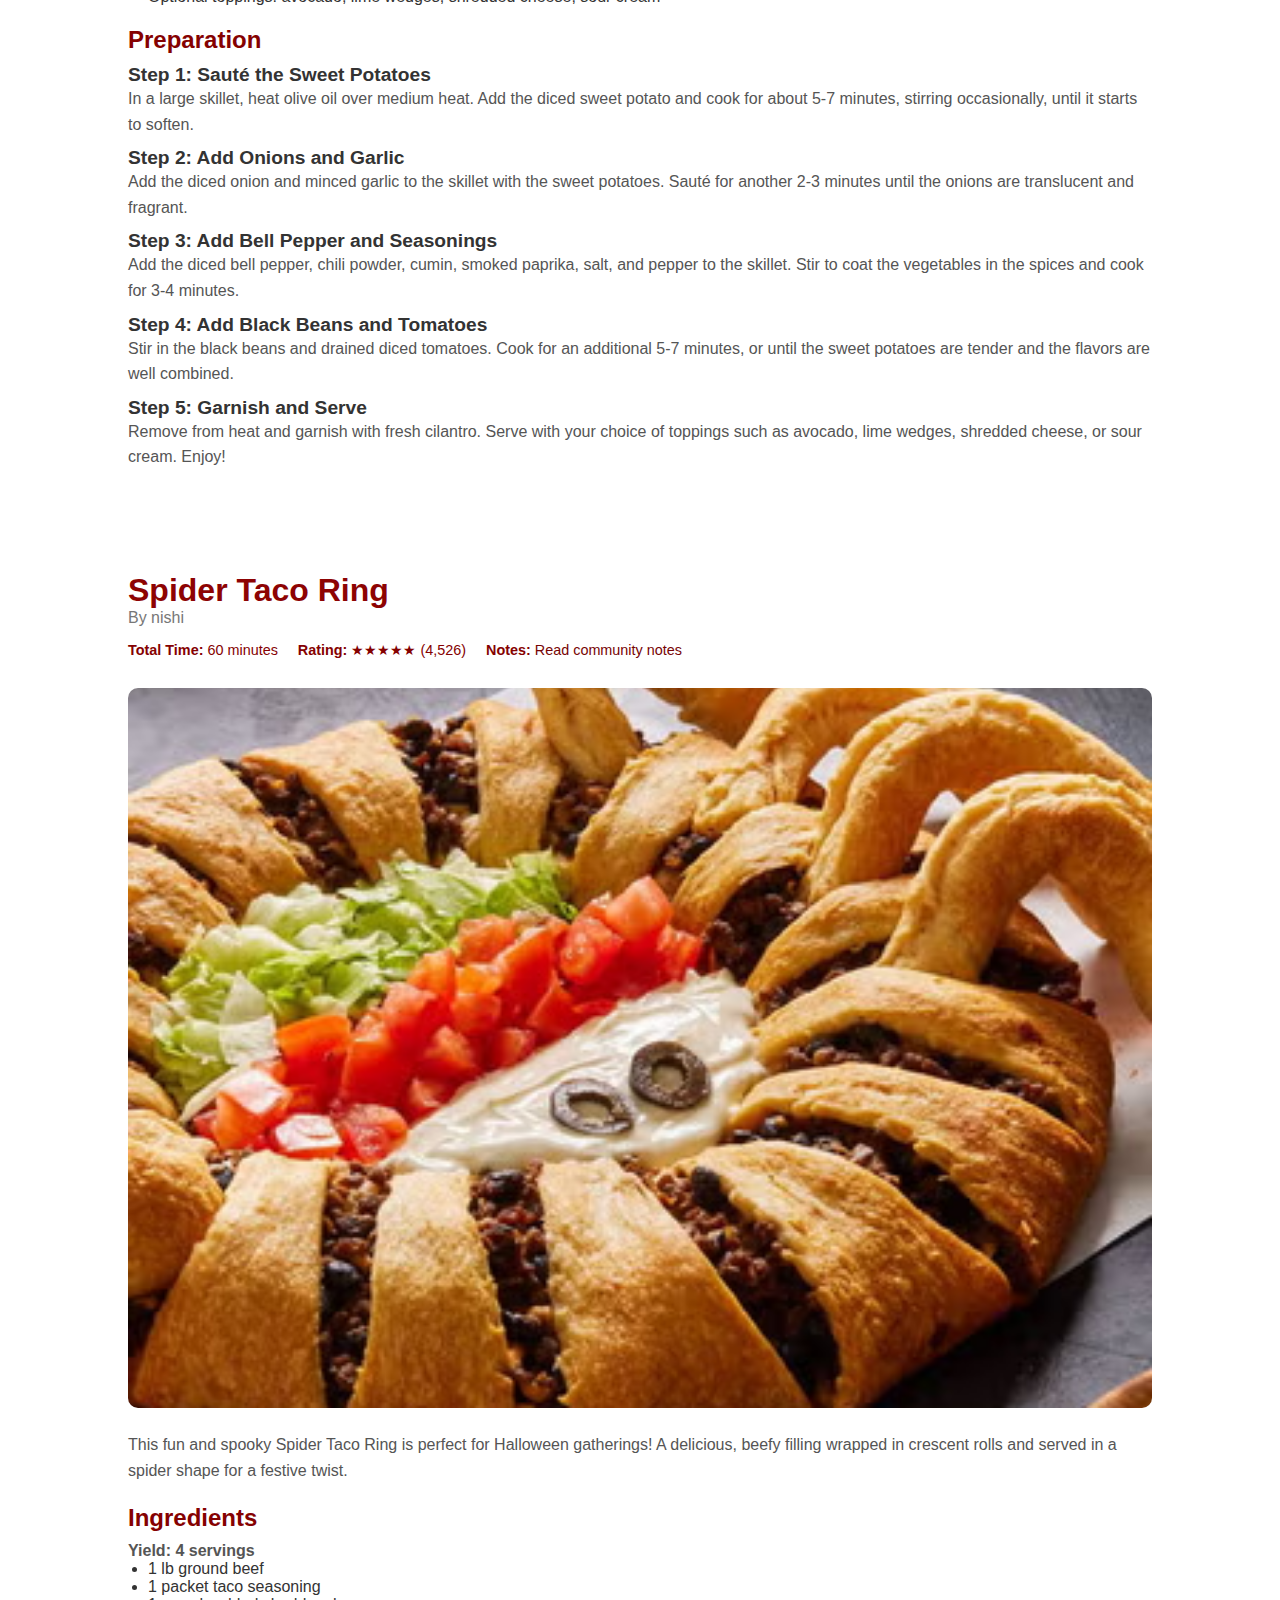
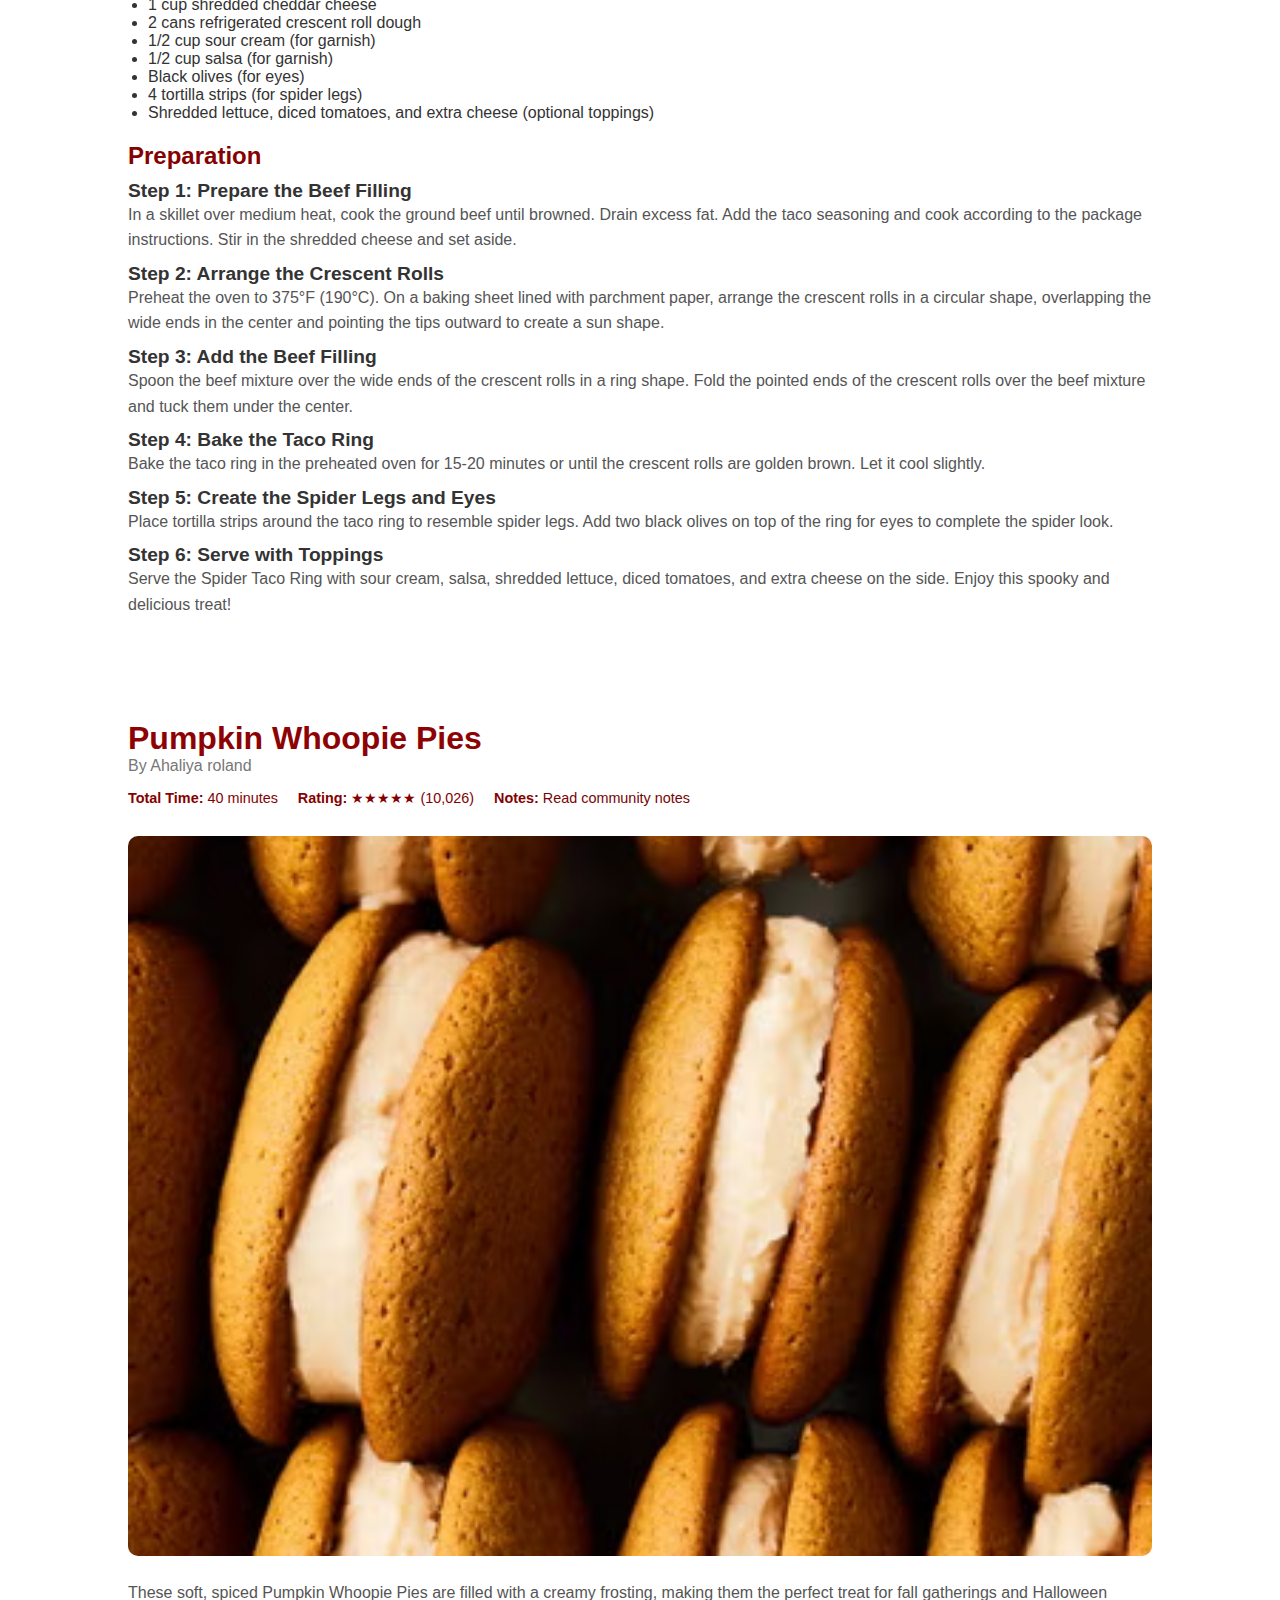
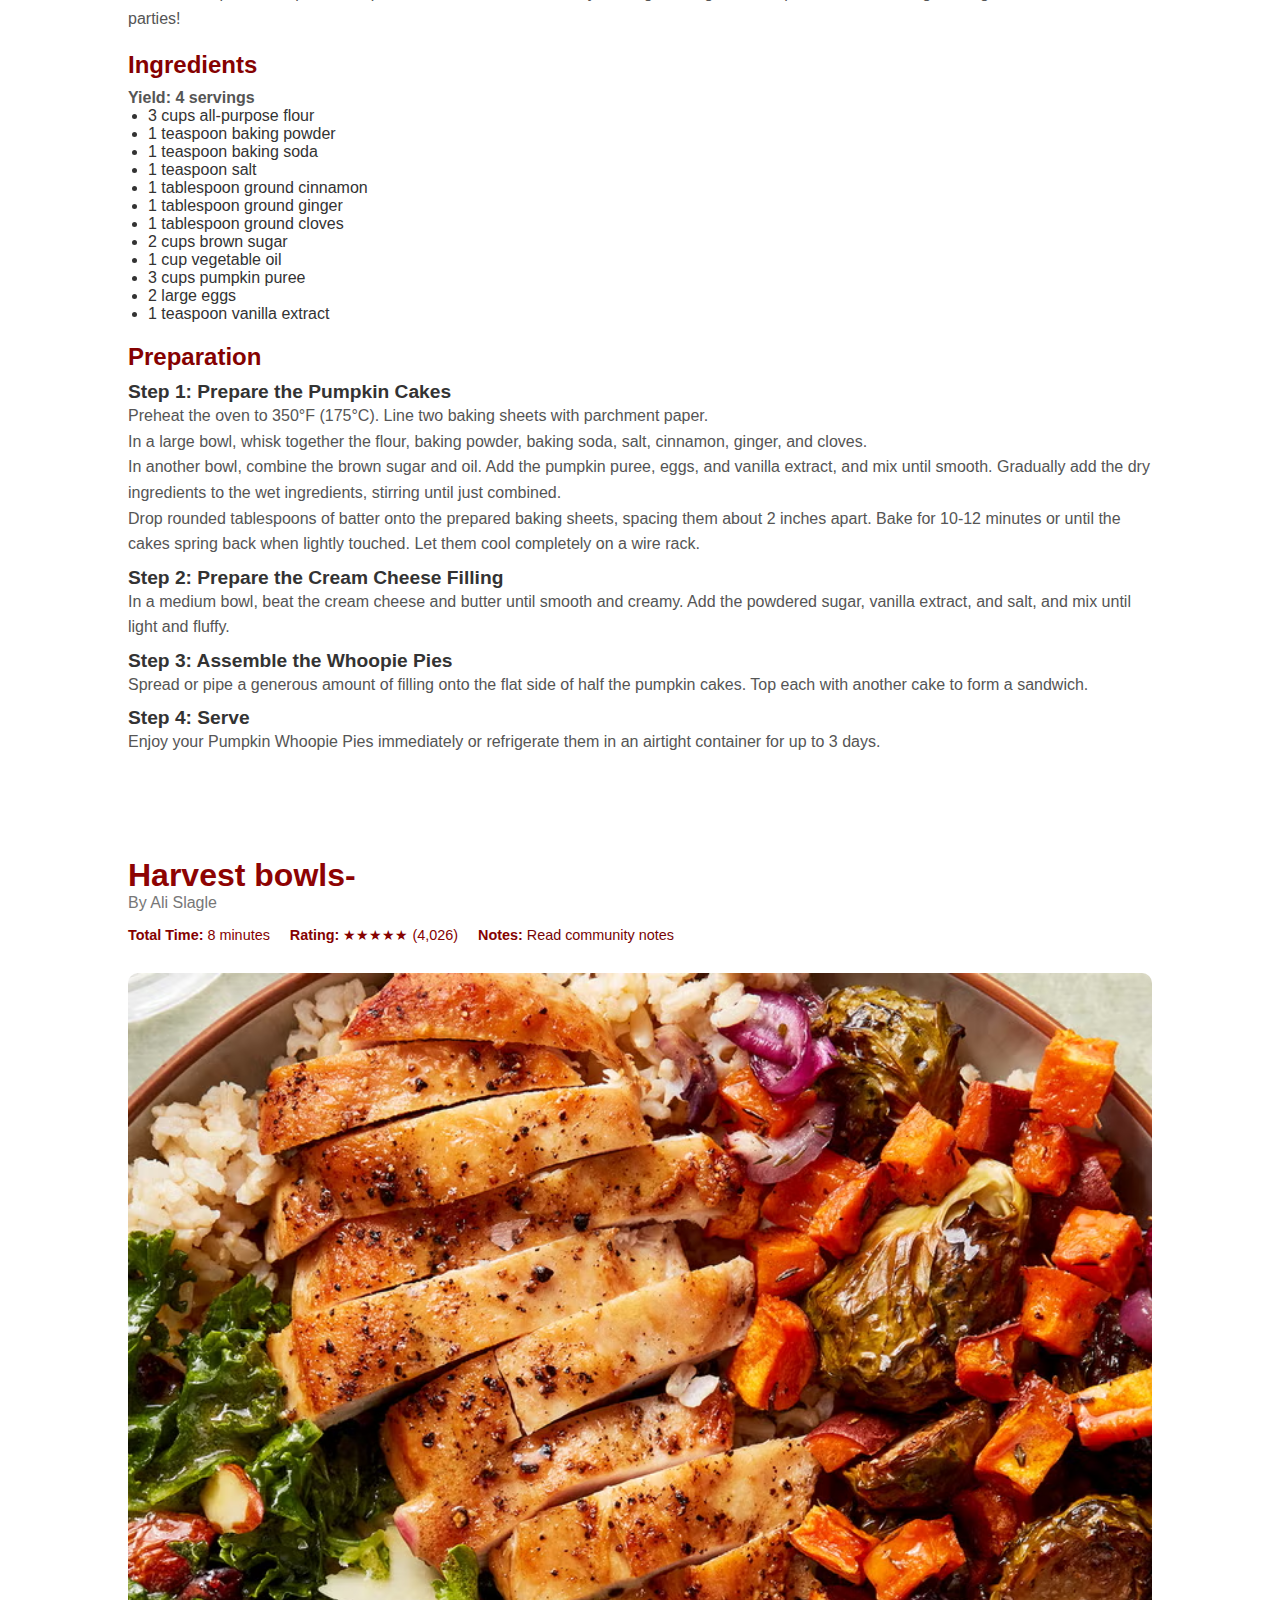
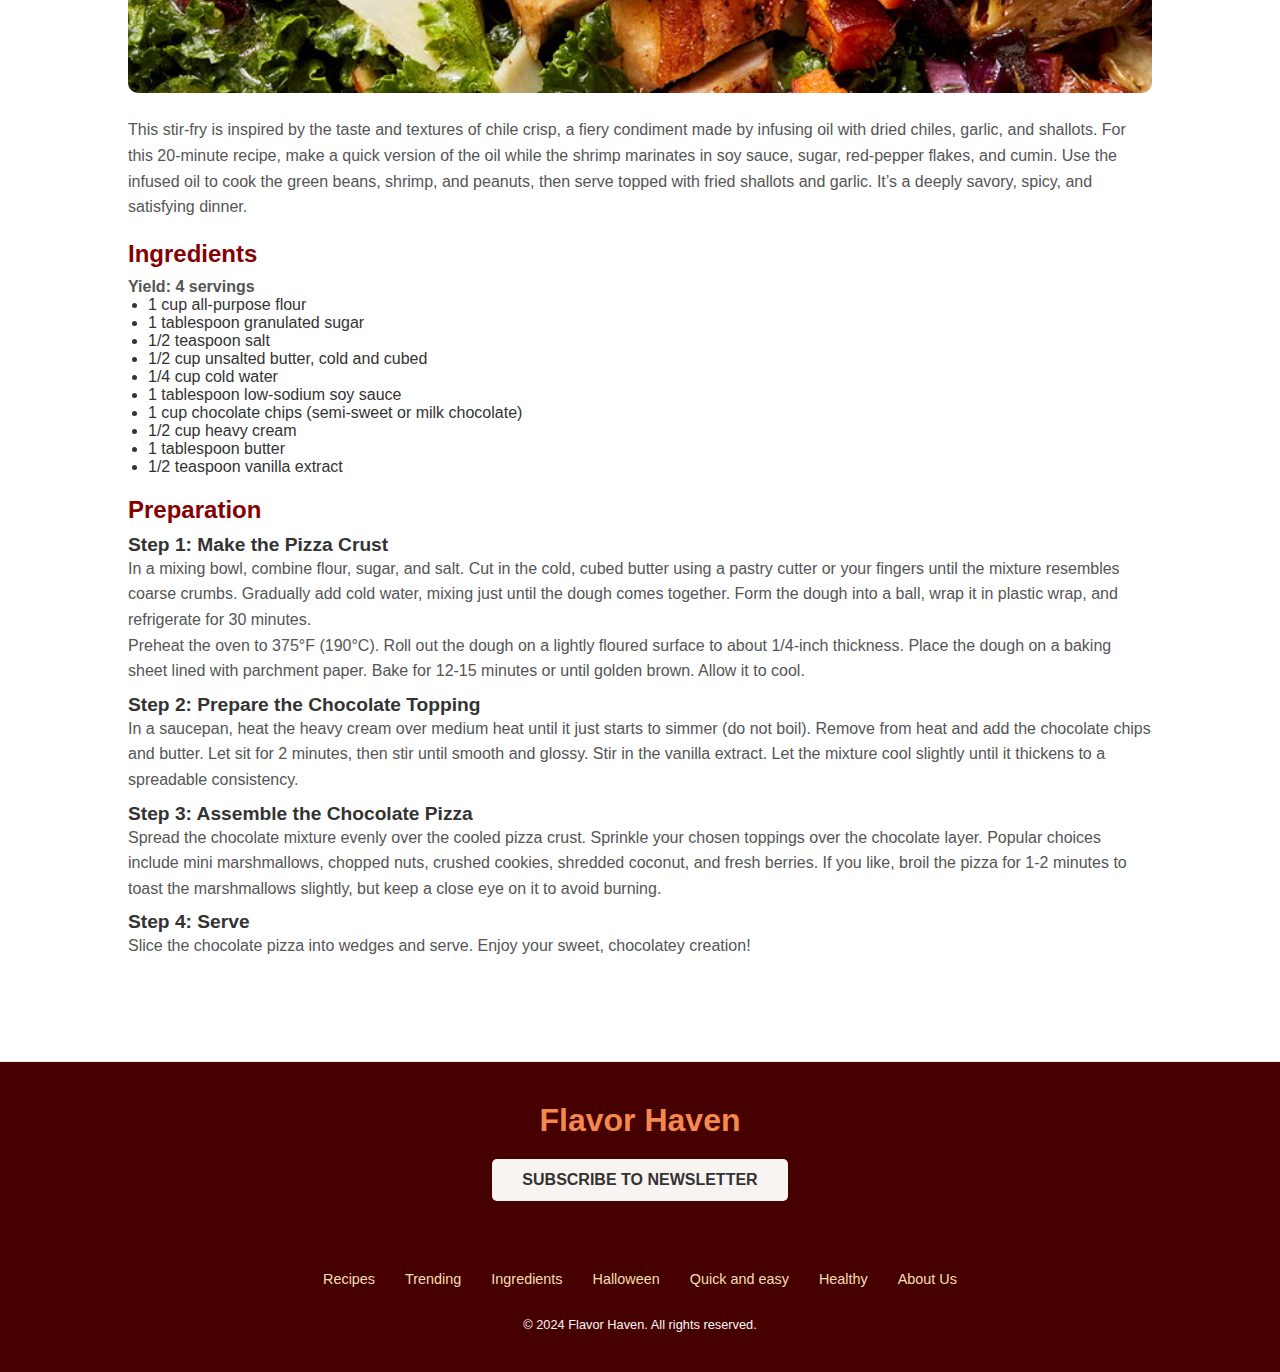
<file: pages/TrendingRecipies.html>
<!DOCTYPE html>
<html lang="en">
<head>
    <meta charset="UTF-8">
    <meta name="viewport" content="width=device-width, initial-scale=1.0">
    <title>Trending</title>
    <link rel="stylesheet" href="/CSS/css-trending.css">
</head>
<body>
    <header>
        <div class="navbar">
            <h1 id="topic">Flavor Haven</h1>
            <nav class="menu-bar">
                <ul>
                  <li><a href="#">Recipes</a></li>
                  <li><a href="/pages/TrendingRecipies.html">Trending</a></li>
                  <li><a href="/pages/halloween.html">Halloween</a></li>
                  <li><a href="/pages/quickAndEsseyResipies.html">Quick and easy</a></li>
                  <li><a href="/pages/healthy.html">Healthy</a></li>
                  <li><a href="/pages/aboutUs.html">About Us</a></li>
                </ul>
              </nav>
        </div>
    </header>

    <div class="recipe-container">
            
        <div class="recipe-header">
            <h1 style="font-weight: 1000; font-size: 3rem; text-align: center;">Trending</h1>
            <h2 class="subtopic">Haven New & Treinding Now....</h2>

            <h1>Coconut-Lime Chicken Wings </h1>
            <p>By nishi</p>
        </div>
        
        <section class="recipe-details">
            <p><strong>Total Time:</strong> 50 minutes</p>
            <p><strong>Rating:</strong> ★★★★★ (8,526)</p>
            <p><strong>Notes:</strong> <a href="#">Read community notes</a></p>
        </section>

        <div class="recipe-image">
            <img src="/assets/images/del099924-coconutlimechickenwings-web-005-ab-index-66f2e409b1a0d.avif" alt="caramal ">
        </div>

        <section class="recipe-description">
            <p>These Coconut-Lime Chicken Wings are flavorful, juicy, and perfect for any occasion. The combination of coconut milk, lime, and spices makes these wings irresistible!</p>
        </section>

        <section class="recipe-ingredients">
            <h2>Ingredients</h2>
            <p><strong></strong> 4 servings</p>
            <ul>
                <li>2 lbs chicken wings, split and tips removed</li>
                <li>1 cup coconut milk</li>
                <li>2 tablespoons soy sauce</li>
                <li>2 tablespoons lime juice</li>
                <li>1 tablespoon brown sugar</li>
                <li>1 tablespoon fish sauce</li>
                <li>2 cloves garlic, minced</li>
                <li>1 teaspoon ground ginger</li>
                <li>1/2 teaspoon salt</li>
                <li>1/4 teaspoon black pepper</li>
                <li>Chopped cilantro, for garnish</li>
                <li>Lime wedges, for serving</li>
            </ul>
        </section>

        <section class="recipe-preparation">
        <h2>Instructions</h2>

       
          <h3>Step 1: Marinate the Chicken Wings</h3>
             <p>In a large mixing bowl, combine coconut milk, soy sauce, lime juice, brown sugar, fish sauce, minced garlic, ground ginger, salt, and black pepper. Stir until well mixed.</p>
              <p>Add the chicken wings to the bowl and toss to coat them in the marinade. Cover and refrigerate for at least 1 hour, or up to overnight for maximum flavor.</p>

            <h3>Step 2: Preheat the Oven</h3>
            <p>Preheat your oven to 400°F (200°C). Line a baking sheet with aluminum foil or parchment paper, and place a wire rack on top. Lightly grease the rack.</p>

            <h3>Step 3: Bake the Wings</h3>
            <p>Remove the wings from the marinade, shaking off any excess. Arrange them in a single layer on the prepared rack. Bake in the preheated oven for 35-40 minutes, turning halfway through, until the wings are golden brown and cooked through.</p>

            <h3>Step 4: Broil for Crispiness (Optional)</h3>
            <p>For extra crispy wings, broil them for an additional 2-3 minutes after baking. Watch closely to prevent burning.</p>

            <h3>Step 5: Garnish and Serve</h3>
             <p>Remove the wings from the oven and garnish with chopped cilantro. Serve with lime wedges on the side for an extra burst of flavor. Enjoy!</p>

        </section>
    </div>
    
        <div class="recipe-container">
            
            <div class="recipe-header">
               
                <h1>Black beansweet Potato Tacoskillet</h1>
                <p>By Nishu shane</p>
            </div>
            
            <section class="recipe-details">
                <p><strong>Total Time:</strong> 35 minutes</p>
                <p><strong>Rating:</strong> ★★★★★ (9,026)</p>
                <p><strong>Notes:</strong> <a href="#">Read community notes</a></p>
            </section>
    
            <div class="recipe-image">
                <img src="/assets/images/del099924-blackbeansweetpotatotacoskillet-web-2319-bjg-index-67040c5200055.avif" alt="Black Widow Cocktail">
            </div>
    
            <section class="recipe-description">
                <p>This one-pan Black Bean Sweet Potato Taco Skillet is a quick, flavorful, and healthy option for taco nights! It's perfect as a filling for tacos, burritos, or served on its own.</p>
            </section>
    
            <section class="recipe-ingredients">
                <h2>Ingredients</h2>
                <p><strong>Yield:</strong> 4 servings</p>
                <ul>
                    <li>1 tablespoon olive oil</li>
                   <li>1 large sweet potato, peeled and diced</li>
                    <li>1/2 onion, diced</li>
                    <li>2 cloves garlic, minced</li>
                    <li>1 bell pepper, diced (any color)</li>
                    <li>1 can black beans, drained and rinsed</li>
                    <li>1 can diced tomatoes, drained</li>
                    <li>1 tablespoon chili powder</li>
                    <li>1/2 teaspoon cumin</li>
                    <li>1/2 teaspoon smoked paprika</li>
                    <li>Salt and pepper, to taste</li>
                    <li>Fresh cilantro, chopped (for garnish)</li>
                    <li>Optional toppings: avocado, lime wedges, shredded cheese, sour cream</li>
                </ul>
            </section>
    
            <section class="recipe-preparation">
                <h2>Preparation</h2>
                <h3>Step 1: Sauté the Sweet Potatoes</h3>
                <p>In a large skillet, heat olive oil over medium heat. Add the diced sweet potato and cook for about 5-7 minutes, stirring occasionally, until it starts to soften.</p>

                <h3>Step 2: Add Onions and Garlic</h3>
                <p>Add the diced onion and minced garlic to the skillet with the sweet potatoes. Sauté for another 2-3 minutes until the onions are translucent and fragrant.</p>

                <h3>Step 3: Add Bell Pepper and Seasonings</h3>
                <p>Add the diced bell pepper, chili powder, cumin, smoked paprika, salt, and pepper to the skillet. Stir to coat the vegetables in the spices and cook for 3-4 minutes.</p>

                <h3>Step 4: Add Black Beans and Tomatoes</h3>
                <p>Stir in the black beans and drained diced tomatoes. Cook for an additional 5-7 minutes, or until the sweet potatoes are tender and the flavors are well combined.</p>

                <h3>Step 5: Garnish and Serve</h3>
                <p>Remove from heat and garnish with fresh cilantro. Serve with your choice of toppings such as avocado, lime wedges, shredded cheese, or sour cream. Enjoy!</p>

            </section>
        </div>

    
    
        <div class="recipe-container" id="Spider-Taco">
            
            <div class="recipe-header">
                <h1>Spider Taco Ring </h1>
                <p>By nishi</p>
            </div>
            
            <section class="recipe-details">
                <p><strong>Total Time:</strong> 60 minutes</p>
                <p><strong>Rating:</strong> ★★★★★ (4,526)</p>
                <p><strong>Notes:</strong> <a href="#">Read community notes</a></p>
            </section>
    
            <div class="recipe-image">
                <img src="/assets/images/spider-taco-ring-index-67053ab68ac3a.avif" alt="caramal ">
            </div>
    
            <section class="recipe-description">
                <p>This fun and spooky Spider Taco Ring is perfect for Halloween gatherings! A delicious, beefy filling wrapped in crescent rolls and served in a spider shape for a festive twist.</p>
            
            </section>
    
            <section class="recipe-ingredients">
                <h2>Ingredients</h2>
                <p><strong>Yield:</strong> 4 servings</p>
                <ul>
                     <li>1 lb ground beef</li>
                     <li>1 packet taco seasoning</li>
                     <li>1 cup shredded cheddar cheese</li>
                     <li>2 cans refrigerated crescent roll dough</li>
                     <li>1/2 cup sour cream (for garnish)</li>
                     <li>1/2 cup salsa (for garnish)</li>
                     <li>Black olives (for eyes)</li>
                     <li>4 tortilla strips (for spider legs)</li>
                     <li>Shredded lettuce, diced tomatoes, and extra cheese (optional toppings)</li>
                 </ul>
            </section>
    
            <section class="recipe-preparation">
                <h2>Preparation</h2>
               
                <h3>Step 1: Prepare the Beef Filling</h3>
                <p>In a skillet over medium heat, cook the ground beef until browned. Drain excess fat. Add the taco seasoning and cook according to the package instructions. Stir in the shredded cheese and set aside.</p>
            
                <h3>Step 2: Arrange the Crescent Rolls</h3>
                <p>Preheat the oven to 375°F (190°C). On a baking sheet lined with parchment paper, arrange the crescent rolls in a circular shape, overlapping the wide ends in the center and pointing the tips outward to create a sun shape.</p>
            
                <h3>Step 3: Add the Beef Filling</h3>
                <p>Spoon the beef mixture over the wide ends of the crescent rolls in a ring shape. Fold the pointed ends of the crescent rolls over the beef mixture and tuck them under the center.</p>
            
                <h3>Step 4: Bake the Taco Ring</h3>
                <p>Bake the taco ring in the preheated oven for 15-20 minutes or until the crescent rolls are golden brown. Let it cool slightly.</p>
            
                <h3>Step 5: Create the Spider Legs and Eyes</h3>
                <p>Place tortilla strips around the taco ring to resemble spider legs. Add two black olives on top of the ring for eyes to complete the spider look.</p>
            
                <h3>Step 6: Serve with Toppings</h3>
                <p>Serve the Spider Taco Ring with sour cream, salsa, shredded lettuce, diced tomatoes, and extra cheese on the side. Enjoy this spooky and delicious treat!</p>
            
            </section>
        </div>

        <div class="recipe-container">
            
            <div class="recipe-header">
                <h1>Pumpkin Whoopie Pies</h1>
                <p>By Ahaliya roland</p>
            </div>
            
            <section class="recipe-details">
                <p><strong>Total Time:</strong> 40 minutes</p>
                <p><strong>Rating:</strong> ★★★★★ (10,026)</p>
                <p><strong>Notes:</strong> <a href="#">Read community notes</a></p>
            </section>
    
            <div class="recipe-image">
                <img src="/assets/images/pumpkin-whoopie-pies-index-653fb63798de4.avif" alt="Black Widow Cocktail">
            </div>
    
            <section class="recipe-description">
                <p>These soft, spiced Pumpkin Whoopie Pies are filled with a creamy frosting, making them the perfect treat for fall gatherings and Halloween parties!</p>
            </section>
    
            <section class="recipe-ingredients">
                <h2>Ingredients</h2>
                <p><strong>Yield:</strong> 4 servings</p>
                <ul>
                    <li>3 cups all-purpose flour</li>
                    <li>1 teaspoon baking powder</li>
                    <li>1 teaspoon baking soda</li>
                    <li>1 teaspoon salt</li>
                    <li>1 tablespoon ground cinnamon</li>
                    <li>1 tablespoon ground ginger</li>
                    <li>1 tablespoon ground cloves</li>
                    <li>2 cups brown sugar</li>
                    <li>1 cup vegetable oil</li>
                    <li>3 cups pumpkin puree</li>
                    <li>2 large eggs</li>
                    <li>1 teaspoon vanilla extract</li>
                </ul>
            </section>
    
            <section class="recipe-preparation">
                <h2>Preparation</h2>
                <h3>Step 1: Prepare the Pumpkin Cakes</h3>
                <p>Preheat the oven to 350°F (175°C). Line two baking sheets with parchment paper.</p>
                <p>In a large bowl, whisk together the flour, baking powder, baking soda, salt, cinnamon, ginger, and cloves.</p>
                <p>In another bowl, combine the brown sugar and oil. Add the pumpkin puree, eggs, and vanilla extract, and mix until smooth. Gradually add the dry ingredients to the wet ingredients, stirring until just combined.</p>
                <p>Drop rounded tablespoons of batter onto the prepared baking sheets, spacing them about 2 inches apart. Bake for 10-12 minutes or until the cakes spring back when lightly touched. Let them cool completely on a wire rack.</p>
            
                <h3>Step 2: Prepare the Cream Cheese Filling</h3>
                <p>In a medium bowl, beat the cream cheese and butter until smooth and creamy. Add the powdered sugar, vanilla extract, and salt, and mix until light and fluffy.</p>
            
                <h3>Step 3: Assemble the Whoopie Pies</h3>
                <p>Spread or pipe a generous amount of filling onto the flat side of half the pumpkin cakes. Top each with another cake to form a sandwich.</p>
            
                <h3>Step 4: Serve</h3>
                <p>Enjoy your Pumpkin Whoopie Pies immediately or refrigerate them in an airtight container for up to 3 days.</p>
             </section>
        </div>
    
    
        <div class="recipe-container">
            
            <div class="recipe-header">

                <h1>Harvest bowls-</h1>
                <p>By Ali Slagle</p>
            </div>
            
            <section class="recipe-details">
                <p><strong>Total Time:</strong> 8 minutes</p>
                <p><strong>Rating:</strong> ★★★★★ (4,026)</p>
                <p><strong>Notes:</strong> <a href="#">Read community notes</a></p>
            </section>
    
            <div class="recipe-image">
                <img src="/assets/images/harvest-bowls-lead-66b3f14dc7934.avif" alt="Black Widow Cocktail">
            </div>
    
            <section class="recipe-description">
                <p>This stir-fry is inspired by the taste and textures of chile crisp, a fiery condiment made by infusing oil with dried chiles, garlic, and shallots. For this 20-minute recipe, make a quick version of the oil while the shrimp marinates in soy sauce, sugar, red-pepper flakes, and cumin. Use the infused oil to cook the green beans, shrimp, and peanuts, then serve topped with fried shallots and garlic. It’s a deeply savory, spicy, and satisfying dinner.</p>
            </section>
    
            <section class="recipe-ingredients">
                <h2>Ingredients</h2>
                <p><strong>Yield:</strong> 4 servings</p>
                <ul>
                   <li>1 cup all-purpose flour</li> 
                   <li>1 tablespoon granulated sugar</li>
                   <li>1/2 teaspoon salt   </li>
                   <li>1/2 cup unsalted butter, cold and cubed</li>
                   <li>1/4 cup cold water </li>
                    <li>1 tablespoon low-sodium soy sauce</li>
                    <li>1 cup chocolate chips (semi-sweet or milk chocolate)</li>
                    <li>1/2 cup heavy cream</li>
                    <li>1 tablespoon butter</li>
                    <li>1/2 teaspoon vanilla extract</li>
                </ul>
            </section>
    
            <section class="recipe-preparation">
                <h2>Preparation</h2>
                <h3>Step 1: Make the Pizza Crust</h3>
                <p>In a mixing bowl, combine flour, sugar, and salt. Cut in the cold, cubed butter using a pastry cutter or your fingers until the mixture resembles coarse crumbs. Gradually add cold water, mixing just until the dough comes together. Form the dough into a ball, wrap it in plastic wrap, and refrigerate for 30 minutes.</p>
                <p>Preheat the oven to 375°F (190°C). Roll out the dough on a lightly floured surface to about 1/4-inch thickness. Place the dough on a baking sheet lined with parchment paper. Bake for 12-15 minutes or until golden brown. Allow it to cool.</p>
    
                <h3>Step 2: Prepare the Chocolate Topping</h3>
                <p>In a saucepan, heat the heavy cream over medium heat until it just starts to simmer (do not boil). Remove from heat and add the chocolate chips and butter. Let sit for 2 minutes, then stir until smooth and glossy. Stir in the vanilla extract. Let the mixture cool slightly until it thickens to a spreadable consistency.</p>
    
                <h3>Step 3: Assemble the Chocolate Pizza</h3>
                <p>Spread the chocolate mixture evenly over the cooled pizza crust. Sprinkle your chosen toppings over the chocolate layer. Popular choices include mini marshmallows, chopped nuts, crushed cookies, shredded coconut, and fresh berries. If you like, broil the pizza for 1-2 minutes to toast the marshmallows slightly, but keep a close eye on it to avoid burning.</p>
    
                <h3>Step 4: Serve</h3>
                <p>Slice the chocolate pizza into wedges and serve. Enjoy your sweet, chocolatey creation!</p>
            </section>
        </div>
    
    
        <footer class="footer">
            <div class="footer-logo">Flavor Haven</div>
          
            <a href="#" class="newsletter-btn">Subscribe to Newsletter</a>
          
            <div class="social-icons">
                <a href="https://www.facebook.com" target="_blank"><i class="fab fa-facebook-f"></i></a>
                <a href="https://www.instagram.com" target="_blank"><i class="fab fa-instagram"></i></a>
                <a href="https://www.pinterest.com" target="_blank"><i class="fab fa-pinterest"></i></a>
                <a href="https://www.youtube.com" target="_blank"><i class="fab fa-youtube"></i></a>
                <a href="https://www.tiktok.com" target="_blank"><i class="fab fa-tiktok"></i></a>
            </div>
          
            <div class="footer-links">
                <a href="#">Recipes</a>
                <a href="#">Trending</a>
                <a href="#">Ingredients</a>
                <a href="#">Halloween</a>
                <a href="#">Quick and easy</a>
                <a href="#">Healthy</a>
                <a href="#">About Us</a>
            </div>
          
            <div class="footer-bottom">
                <p>&copy; 2024 Flavor Haven. All rights reserved.</p>
            </div>
          </footer>
    </body>
    </html>
</file>
<file: CSS/css-about.css>
body {
    font-family: 'Arial', sans-serif;
    margin: 0;
    padding: 0;
    background-color: #f9f9f9;
    color: #333;
}

.navbar{
  display: flex;
  justify-content: space-between;
  background-color: rgb(252, 242, 224);
  border-bottom: 1px solid brown;
  padding: 10px 20px; 
  top: 0;
  position: fixed;
  top: 0;
  width: 100%;
}

#topic{
    font-size: 2rem;
    color: rgb(210, 37, 7);
    margin: 0.5vw 1.8vw;
}

.topic-img{
   margin-left: 0.5vw;
}
 h2, h3, h4 {
    font-weight: 1000;
    color: #742e08;
}

.subtopic{
    color: #742e08;
    font-size: 2.5rem;
    font-style: oblique;
    text-align: center;
    margin: 1vw;
    font-weight: 1000;
  }

section {
    padding: 40px;
    background-color: white;
    margin-bottom: 20px;
    border-radius: 10px;
    box-shadow: 0px 2px 10px rgba(0, 0, 0, 0.1);
    width: 60vw;
    margin-left: 20vw;
    

}

h1 {
    font-size: 36px;
    margin-bottom: 30px;
}

h2 {
    font-size: 28px;
    margin-bottom: 20px;
}

h4 {
    font-size: 16px;
    color: #555;
    line-height: 1.8;
    margin-bottom: 30px;
}


nav > ul {
    list-style: none;
    display: flex;
  }

  nav > ul > li {
    margin: 0 30px;
    font-size: 1rem;
    font-weight: 300;
    font-style: normal;
  }

  nav > ul > li :hover{
    font-size: 1rem;
    font-weight: 800;
    transition-property: font-weight;
    transition-timing-function: ease-in-out;
    transition-duration: 0.5s;
  }

  nav > ul > li > a {
    color: rgb(31, 9, 6);
    text-decoration: none;
  }

  .menu-bar{
    margin-bottom: 0;    
  }

/* 
ul {
    list-style-type: none;
    padding: 0;
}

ul li {
    font-size: 16px;
    margin-bottom: 10px;
    padding-left: 30px;
    position: relative;
    color: #333;
}

ul li::before {
    content: '✔';  
    color: #c64906;
    font-weight: bold;
    position: absolute;
    left: 0;
    top: 0;
} */

section img {
    width: 300px;
    height: auto;
    border-radius: 10px;
    box-shadow: 0px 4px 6px rgba(0, 0, 0, 0.1);
    margin-right: 15px;
    margin-bottom: 15px;
}

h3 {
    text-align: center;
    margin-top: 20px;
    font-size: 20px;
    color: #333;
}

footer {
    background-color: #c64906;
    color: white;
    padding: 20px;
    text-align: center;
    margin-top: 40px;
}

footer h3 {
    font-size: 24px;
    margin: 0;
    color: white;
}

footer p {
    margin-top: 10px;
    font-size: 14px;
    color: #f0f0f0;
}

@media (max-width: 768px) {
    section {
        padding: 20px;
    }

    section img {
        width: 100%;
        height: auto;
    }

    h1 {
        font-size: 28px;
    }

    h2 {
        font-size: 24px;
    }

    h4, ul li {
        font-size: 14px;
    }
}
</file>
<file: CSS/css-halloween.css>
body{
  margin: 0;
}
nav > ul {
    list-style: none;
    display: flex;
  }

  nav > ul > li {
    margin: 0 30px;
    font-size: 1rem;
    font-weight: 300;
    font-style: normal;
  }

  nav > ul > li :hover{
    font-size: 1rem;
    font-weight: 800;
    transition-property: font-weight;
    transition-timing-function: ease-in-out;
    transition-duration: 0.5s;
  }

  nav > ul > li > a {
    color: rgb(31, 9, 6);
    text-decoration: none;
  }

  .menu-bar{
    margin-bottom: 0;    
  }

  #topic{
    font-size: 2rem;
    color: rgb(210, 37, 7);
    margin: 0.5vw 1.8vw;
}
.navbar{
  display: flex;
  justify-content: space-between;
  background-color: rgb(252, 242, 224);
  border-bottom: 1px solid brown;
  padding: 10px 20px; 
  top: 0;
  position: fixed;
  top: 0;
  width: 100%;
  padding-right: 30px;
}

/* Reset Styles */
* {
  margin: 0;
  padding: 0;
  box-sizing: border-box;
  font-family: Arial, sans-serif;
}

/* Main Container */
.recipe-container {
  width: 80%;
  margin: 8vw 10vw;
  color: #850101;
}

/* Recipe Header */
.recipe-header h1 {
  font-size: 2em;
  color: #8d0303;
}

.recipe-header p {
  font-size: 1em;
  color: #777;
}

/* Recipe Details */
.recipe-details {
  display: flex;
  align-items: center;
  gap: 20px;
  margin: 15px 0;
}

.recipe-details p {
  font-size: 0.9em;
}

.recipe-details a {
  color: #770404;
  text-decoration: none;
}

.recipe-image img {
  width: 100%;
  border-radius: 10px;
  margin-top: 15px;
}

.recipe-description {
  margin: 20px 0;
  font-size: 1em;
  line-height: 1.6;
  color: #555;
}

/* Ingredients Section */
.recipe-ingredients {
  margin-top: 20px;
}

.recipe-ingredients h2 {
  font-size: 1.5em;
  color: #850101;
  margin-bottom: 10px;
}

.recipe-ingredients p {
  font-weight: bold;
  color: #555;
}

.recipe-ingredients ul {
  list-style-type: disc;
  margin-left: 20px;
  color: #333;
}

/* Preparation Section */
.recipe-preparation {
  margin-top: 20px;
}

.recipe-preparation h2 {
  font-size: 1.5em;
  color: #850101;
  margin-bottom: 10px;
}

.recipe-preparation h3 {
  font-size: 1.2em;
  color: #333;
  margin-top: 10px;
}

.recipe-preparation p {
  font-size: 1em;
  line-height: 1.6;
  color: #555;
}


.footer {
  background-color: #470000;
  color: wheat;
  padding: 40px 0;
  text-align: center;
  border-top: 1px solid #eaeaea;
}

.footer-logo {
  font-size: 2rem;
  color: #f3894f;
  font-weight: bold;
  margin-bottom: 20px;
}

.newsletter-btn {
  display: inline-block;
  background-color: #f8f4f1;
  color: rgb(52, 51, 51);
  padding: 12px 30px;
  border-radius: 5px;
  text-transform: uppercase;
  font-weight: 600;
  margin-bottom: 20px;
  text-decoration: none;
}

.newsletter-btn:hover {
  background-color: #f9c8ab;
}

.social-icons {
  display: flex;
  justify-content: center;
  margin: 20px 0;
}

.social-icons a {
  color: rgb(230, 169, 119);
  margin: 0 15px;
  font-size: 1.5rem;
  transition: color 0.3s;
}

.social-icons a:hover {
  color: white;
}

.footer-links {
  display: flex;
  justify-content: center;
  flex-wrap: wrap;
  margin-top: 20px;
}

.footer-links a {
  color: wheat;
  text-decoration: none;
  margin: 10px 15px;
  font-size: 0.9rem;
}

.footer-links a:hover {
  text-decoration: underline;
}

.footer-bottom {
  font-size: 0.8rem;
  color: #f9f7f7;
  margin-top: 20px;
}

.footer-bottom p {
  margin: 0;
}
</file>
<file: CSS/css-healthy.css>
body{
    margin: 0;
  }
  nav > ul {
      list-style: none;
      display: flex;
    }
  
    nav > ul > li {
      margin: 0 30px;
      font-size: 1rem;
      font-weight: 300;
      font-style: normal;
    }
  
    nav > ul > li :hover{
      font-size: 1rem;
      font-weight: 800;
      transition-property: font-weight;
      transition-timing-function: ease-in-out;
      transition-duration: 0.5s;
    }
  
    nav > ul > li > a {
      color: rgb(31, 9, 6);
      text-decoration: none;
    }
  
    .menu-bar{
      margin-bottom: 0;    
    }
  
    #topic{
      font-size: 2rem;
      color: rgb(210, 37, 7);
      margin: 0.5vw 1.8vw;
  }
  .navbar{
    display: flex;
    justify-content: space-between;
    background-color: rgb(252, 242, 224);
    border-bottom: 1px solid brown;
    padding: 10px 20px; 
    top: 0;
    position: fixed;
    top: 0;
    width: 100%;
    padding-right: 30px;
  }
  

  .subtopic{
    text-align: center;
    font-style: oblique;
    margin: 15px;
  }
  /* Reset Styles */
  * {
    margin: 0;
    padding: 0;
    box-sizing: border-box;
    font-family: Arial, sans-serif;
  }
  
  .recipe-container {
    width: 80%;
    margin: 8vw 10vw;
    color: #850101;
  }
  
  .recipe-header h1 {
    font-size: 2em;
    color: #8d0303;
  }
  
  .recipe-header p {
    font-size: 1em;
    color: #777;
  }
  
  .recipe-details {
    display: flex;
    align-items: center;
    gap: 20px;
    margin: 15px 0;
  }
  
  .recipe-details p {
    font-size: 0.9em;
  }
  
  .recipe-details a {
    color: #770404;
    text-decoration: none;
  }
  
  .recipe-image img {
    width: 100%;
    height: 80vh;
    border-radius: 10px;
    margin-top: 15px;
    object-fit: cover;
  }
  
  .recipe-description {
    margin: 20px 0;
    font-size: 1em;
    line-height: 1.6;
    color: #555;
  }
  
  .recipe-ingredients {
    margin-top: 20px;
  }
  
  .recipe-ingredients h2 {
    font-size: 1.5em;
    color: #850101;
    margin-bottom: 10px;
  }
  
  .recipe-ingredients p {
    font-weight: bold;
    color: #555;
  }
  
  .recipe-ingredients ul {
    list-style-type: disc;
    margin-left: 20px;
    color: #333;
  }
  
  .recipe-preparation {
    margin-top: 20px;
  }
  
  .recipe-preparation h2 {
    font-size: 1.5em;
    color: #850101;
    margin-bottom: 10px;
  }
  
  .recipe-preparation h3 {
    font-size: 1.2em;
    color: #333;
    margin-top: 10px;
  }
  
  .recipe-preparation p {
    font-size: 1em;
    line-height: 1.6;
    color: #555;
  }
  
  
  .footer {
    background-color: #470000;
    color: wheat;
    padding: 40px 0;
    text-align: center;
    border-top: 1px solid #eaeaea;
  }
  
  .footer-logo {
    font-size: 2rem;
    color: #f3894f;
    font-weight: bold;
    margin-bottom: 20px;
  }
  
  .newsletter-btn {
    display: inline-block;
    background-color: #f8f4f1;
    color: rgb(52, 51, 51);
    padding: 12px 30px;
    border-radius: 5px;
    text-transform: uppercase;
    font-weight: 600;
    margin-bottom: 20px;
    text-decoration: none;
  }
  
  .newsletter-btn:hover {
    background-color: #f9c8ab;
  }
  
  .social-icons {
    display: flex;
    justify-content: center;
    margin: 20px 0;
  }
  
  .social-icons a {
    color: rgb(230, 169, 119);
    margin: 0 15px;
    font-size: 1.5rem;
    transition: color 0.3s;
  }
  
  .social-icons a:hover {
    color: white;
  }
  
  .footer-links {
    display: flex;
    justify-content: center;
    flex-wrap: wrap;
    margin-top: 20px;
  }
  
  .footer-links a {
    color: wheat;
    text-decoration: none;
    margin: 10px 15px;
    font-size: 0.9rem;
  }
  
  .footer-links a:hover {
    text-decoration: underline;
  }
  
  .footer-bottom {
    font-size: 0.8rem;
    color: #f9f7f7;
    margin-top: 20px;
  }
  
  .footer-bottom p {
    margin: 0;
  }
</file>
<file: CSS/css-home.css>
body{
    margin: 0;
}

#topic{
    font-size: 3rem;
    color: rgb(210, 37, 7);
    margin: 0.5vw 1.8vw;
}

.headding{
    display: flex;
    flex-direction: row;
    border-bottom: 1px solid brown;
    box-shadow: 0.5px 0.5px 1px 0.5px rgb(122, 43, 4);
    position: fixed;
    top: 0;
    left: 0;
    width: 100%;
    background-color: rgb(255, 251, 245);

}

.logo{
    margin-left: 7vw;
    margin-bottom: 0;
    margin-top: 0;
    
}

.bio{
    font-size: 1.3rem;
    font-style: oblique;
    color: rgb(196, 58, 8);
    margin-top: 0;
    margin-left: 1.8vw;
}

nav > ul {
    list-style: none;
    display: flex;
  }

  nav > ul > li {
    margin: 0 30px;
    font-size: 1rem;
    font-weight: 300;
    font-style: normal;
  }

  nav > ul > li :hover{
    font-size: 1.3rem;
    font-weight: 800;
    transition-property: font-weight;
    transition-timing-function: ease-in-out;
    transition-duration: 0.5s;
  }

  nav > ul > li > a {
    color: rgb(31, 9, 6);
    text-decoration: none;
  }

  .menu-bar{
    margin-top: 19vh;
    margin-left: 35vw;
    margin-bottom: 0;    
  }

  .search{
    color: brown;
    margin-left: 13vw;
    margin-top: 3.2vw;
  }

  #search{
    width: 200px;
    height: 25px;
    border-radius: 15px;
    border-color: brown;
    margin: 0;
  }

  #search-btn{
    height: 30px;
    border-color: brown;
    border-radius: 50%;
    background-color: rgb(247, 230, 213);
    margin: 5px;
    
  }

  #search-btn:hover{
    background-color: rgb(240, 106, 57);
    color: aliceblue;
    cursor: pointer;
  }

  .bar{
    height: 1.8vw;
    background-color: rgb(91, 28, 6);
    margin: 0;
  }

  .subtopic{
    font-size: 2rem;
    font-style: oblique;
    text-align: center;
    margin: 1vw;
    font-weight: 1000;
  }

  .hero-image{
    width: 50vw;
    height: 65vh;
    object-fit: cover;
    margin-left: 5vw;
    border-radius: 10px;
  }
  
  .recipe-topic{
    font-size: 2.4rem;
    font-weight: 900;
    position: absolute;
    top: 90vh;
    left: 22vh;
    color: rgb(64, 9, 9);
    background-color  : white;
    border-radius: 5px;
    padding: 5px;
  }

   .recipe-topic:hover{
    background-color: wheat;
    transition-property: background-color;
    transition-duration: 0.5s;
    cursor: pointer;
   }


  .cards {
    padding: 20px;
    text-align: center;
}

.cards h2 {
    margin-bottom: 20px;
    font-size: 24px;
}

.card {
    background-color: white;
    display: inline-block;
    width: 210px;
    margin-top: 10px;
    padding: 20px;
    border-radius: 8px;
    box-shadow: 0 2px 5px rgba(68, 1, 1, 0.1);
    text-align: left;
    margin: 5px;
}

.card img {
    width: 100%;
    height: 180px;
    border-radius: 8px;
}

.card h3 {
    margin: 15px 0 10px;
    font-size: 20px;
}

.card p {
    font-size: 14px;
    color: #666;
    margin-bottom: 15px;
}

.card a {
    text-decoration: none;
    background-color: #a93606;
    color: white;
    padding: 10px 15px;
    border-radius: 5px;
    transition: background-color 0.3s;
}

.card a:hover {
    background-color: #5e1606;
    cursor: pointer;
}

.cards :hover{
 background-color: wheat;
 box-shadow: 0 1px 3px rgb(152, 100, 1);
 cursor: pointer;
}

.home-page{
  display: flex;
  margin-bottom: 12vh;
}

.new-now-hero-img{
  width: 80vw;
  height: 35vw;
  border-radius: 10px;
  margin-left: 10vw;
 
}

.new-now-card-container :hover{
  background-color: wheat;
  box-shadow: 0 2px 3px brown;
  color: black;
}

.new-now-card-container{
  width: 70vw;
  display: grid;
  grid-template-columns: 1fr 1fr 1fr 1fr;
  margin-left: 15vw;
  gap: 10;
}

.quick-and-Eassey{
  margin-top: 12vh;
  margin-bottom: 12vh;
}


.card-quick{
  font-size: 2.5rem;
  background-color: brown;
  color: aliceblue;
  width: 210px;
  margin-top: 10px;
  padding: 20px;
  border-radius: 8px;
}

.quick-btn{
  text-decoration: none;
  background-color: #fdede5;
  color: rgb(0, 0, 0);
  padding: 10px 15px;
  border-radius: 5px;
  transition: background-color 0.3s;
  margin-left: 50px;
}

.healthy-pic{
  width: 40vw;
  height: 70vh;
  border-radius: 10px;
  object-fit: cover;
  margin-left: 15vw;
}

.healthy-paragraph{
  font-size: 2rem;
  color: #a93606;
  padding: 38px;
  background-color: antiquewhite;
  margin-top: 0;
  border-radius: 10px;
}

.healthy-card-container{
  display: grid;
  grid-template-columns: 1fr 1fr;
  width: 250px;
  margin-left: 30vw;
}


.footer {
  background-color: #470000;
  color: wheat;
  padding: 40px 0;
  text-align: center;
  border-top: 1px solid #eaeaea;
}

.footer-logo {
  font-size: 2rem;
  color: #f3894f;
  font-weight: bold;
  margin-bottom: 20px;
}

.newsletter-btn {
  display: inline-block;
  background-color: #f8f4f1;
  color: rgb(52, 51, 51);
  padding: 12px 30px;
  border-radius: 5px;
  text-transform: uppercase;
  font-weight: 600;
  margin-bottom: 20px;
  text-decoration: none;
}

.newsletter-btn:hover {
  background-color: #f9c8ab;
}

.social-icons {
  display: flex;
  justify-content: center;
  margin: 20px 0;
}

.social-icons a {
  color: rgb(230, 169, 119);
  margin: 0 15px;
  font-size: 1.5rem;
  transition: color 0.3s;
}

.social-icons a:hover {
  color: white;
}

.footer-links {
  display: flex;
  justify-content: center;
  flex-wrap: wrap;
  margin-top: 20px;
}

.footer-links a {
  color: wheat;
  text-decoration: none;
  margin: 10px 15px;
  font-size: 0.9rem;
}

.footer-links a:hover {
  text-decoration: underline;
}

.footer-bottom {
  font-size: 0.8rem;
  color: #f9f7f7;
  margin-top: 20px;
}

.footer-bottom p {
  margin: 0;
}

/* Default styles (for desktop) above */

/* Tablet view */
@media (max-width: 1024px) {
  #topic {
    font-size: 2.5rem;
    margin: 1vw;
  }

  .headding {
    padding: 0.5vw 1vw;
  }

  .menu-bar {
    margin-top: 10vh;
    margin-left: 20vw;
  }

  .search {
    margin-left: 8vw;
    font-size: 1.2rem;
  }

  #search {
    width: 180px;
    height: 25px;
  }

  .recipe-topic {
    font-size: 2rem;
    top: 80vh;
    left: 15vh;
  }

  .hero-image {
    width: 60vw;
    height: 50vh;
  }

  .new-now-hero-img {
    width: 100%;
    height: auto;
    margin-left: 0;
  }

  .new-now-card-container {
    grid-template-columns: 1fr 1fr 1fr;
    margin-left: 5vw;
  }

  .healthy-pic {
    width: 80vw;
    height: 50vh;
    margin-left: 10vw;
  }
}

/* Mobile view */
@media (max-width: 768px) {
  #topic {
    font-size: 2rem;
    margin: 1vw;
  }

  .headding {
    padding: 0.8vw 1vw;
    flex-direction: column;
    align-items: center;
  }

  .logo {
    margin-left: 0;
  }

  .menu-bar {
    margin-top: 5vh;
    margin-left: 0;
  }

  nav > ul {
    flex-direction: column;
    padding: 0;
  }

  nav > ul > li {
    margin: 10px 0;
  }

  .search {
    margin-left: 0;
    font-size: 1rem;
  }

  #search {
    width: 150px;
    height: 20px;
  }

  #search-btn {
    height: 25px;
    margin: 5px;
  }

  .hero-image {
    width: 90vw;
    height: 40vh;
    margin-left: 5vw;
  }

  .recipe-topic {
    font-size: 1.5rem;
    top: 70vh;
    left: 10vw;
  }

  .cards {
    padding: 10px;
  }

  .card {
    width: 90vw;
    margin: 10px auto;
  }

  .new-now-card-container {
    grid-template-columns: 1fr 1fr;
    margin-left: 5vw;
  }

  .healthy-pic {
    width: 100vw;
    height: auto;
    margin: 0;
  }

  .healthy-paragraph {
    font-size: 1.5rem;
    padding: 20px;
  }

  .footer {
    padding: 20px 0;
  }

  .footer-logo {
    font-size: 1.5rem;
  }

  .newsletter-btn {
    padding: 8px 20px;
  }

  .footer-links a {
    font-size: 0.8rem;
    margin: 5px 10px;
  }
}

/* Small mobile view */
@media (max-width: 480px) {
  #topic {
    font-size: 1.8rem;
    margin: 1vw;
  }

  .menu-bar {
    margin-top: 5vh;
  }

  .search {
    margin: 0;
    font-size: 0.9rem;
  }

  #search {
    width: 130px;
    height: 20px;
  }

  .hero-image {
    width: 95vw;
    height: auto;
    margin: 0;
  }

  .recipe-topic {
    font-size: 1.2rem;
    top: 60vh;
    left: 5vw;
  }

  .card {
    width: 95vw;
    padding: 15px;
    font-size: 0.9rem;
  }

  .new-now-card-container {
    grid-template-columns: 1fr;
    margin: 0 auto;
  }

  .quick-and-Eassey {
    margin: 5vh 0;
  }

  .card-quick {
    font-size: 2rem;
    width: 100%;
    margin: 10px 0;
  }

  .healthy-paragraph {
    font-size: 1.2rem;
    padding: 15px;
  }

  .footer-logo {
    font-size: 1.2rem;
  }

  .footer-links a {
    font-size: 0.7rem;
  }

  .social-icons a {
    font-size: 1.2rem;
  }
}
</file>
<file: CSS/css-quickAnd.css>
body{
    margin: 0;
  }
  nav > ul {
      list-style: none;
      display: flex;
    }
  
    nav > ul > li {
      margin: 0 30px;
      font-size: 1rem;
      font-weight: 300;
      font-style: normal;
    }
  
    nav > ul > li :hover{
      font-size: 1rem;
      font-weight: 800;
      transition-property: font-weight;
      transition-timing-function: ease-in-out;
      transition-duration: 0.5s;
    }
  
    nav > ul > li > a {
      color: rgb(31, 9, 6);
      text-decoration: none;
    }
  
    .menu-bar{
      margin-bottom: 0;    
    }
  
    #topic{
      font-size: 2rem;
      color: rgb(210, 37, 7);
      margin: 0.5vw 1.8vw;
  }
  .navbar{
    display: flex;
    justify-content: space-between;
    background-color: rgb(252, 242, 224);
    border-bottom: 1px solid brown;
    padding: 10px 20px; 
    top: 0;
    position: fixed;
    top: 0;
    width: 100%;
    padding-right: 30px;
  }
  

  .subtopic{
    text-align: center;
    font-style: oblique;
    margin: 15px;
  }
  /* Reset Styles */
  * {
    margin: 0;
    padding: 0;
    box-sizing: border-box;
    font-family: Arial, sans-serif;
  }
  
  .recipe-container {
    width: 80%;
    margin: 8vw 10vw;
    color: #850101;
  }
  
  .recipe-header h1 {
    font-size: 2em;
    color: #8d0303;
  }
  
  .recipe-header p {
    font-size: 1em;
    color: #777;
  }
  
  .recipe-details {
    display: flex;
    align-items: center;
    gap: 20px;
    margin: 15px 0;
  }
  
  .recipe-details p {
    font-size: 0.9em;
  }
  
  .recipe-details a {
    color: #770404;
    text-decoration: none;
  }
  
  .recipe-image img {
    width: 100%;
    height: 80vh;
    border-radius: 10px;
    margin-top: 15px;
    object-fit: cover;
  }
  
  .recipe-description {
    margin: 20px 0;
    font-size: 1em;
    line-height: 1.6;
    color: #555;
  }
  
  .recipe-ingredients {
    margin-top: 20px;
  }
  
  .recipe-ingredients h2 {
    font-size: 1.5em;
    color: #850101;
    margin-bottom: 10px;
  }
  
  .recipe-ingredients p {
    font-weight: bold;
    color: #555;
  }
  
  .recipe-ingredients ul {
    list-style-type: disc;
    margin-left: 20px;
    color: #333;
  }
  
  .recipe-preparation {
    margin-top: 20px;
  }
  
  .recipe-preparation h2 {
    font-size: 1.5em;
    color: #850101;
    margin-bottom: 10px;
  }
  
  .recipe-preparation h3 {
    font-size: 1.2em;
    color: #333;
    margin-top: 10px;
  }
  
  .recipe-preparation p {
    font-size: 1em;
    line-height: 1.6;
    color: #555;
  }
  
  
  .footer {
    background-color: #470000;
    color: wheat;
    padding: 40px 0;
    text-align: center;
    border-top: 1px solid #eaeaea;
  }
  
  .footer-logo {
    font-size: 2rem;
    color: #f3894f;
    font-weight: bold;
    margin-bottom: 20px;
  }
  
  .newsletter-btn {
    display: inline-block;
    background-color: #f8f4f1;
    color: rgb(52, 51, 51);
    padding: 12px 30px;
    border-radius: 5px;
    text-transform: uppercase;
    font-weight: 600;
    margin-bottom: 20px;
    text-decoration: none;
  }
  
  .newsletter-btn:hover {
    background-color: #f9c8ab;
  }
  
  .social-icons {
    display: flex;
    justify-content: center;
    margin: 20px 0;
  }
  
  .social-icons a {
    color: rgb(230, 169, 119);
    margin: 0 15px;
    font-size: 1.5rem;
    transition: color 0.3s;
  }
  
  .social-icons a:hover {
    color: white;
  }
  
  .footer-links {
    display: flex;
    justify-content: center;
    flex-wrap: wrap;
    margin-top: 20px;
  }
  
  .footer-links a {
    color: wheat;
    text-decoration: none;
    margin: 10px 15px;
    font-size: 0.9rem;
  }
  
  .footer-links a:hover {
    text-decoration: underline;
  }
  
  .footer-bottom {
    font-size: 0.8rem;
    color: #f9f7f7;
    margin-top: 20px;
  }
  
  .footer-bottom p {
    margin: 0;
  }
</file>
<file: CSS/css-trending.css>
body{
    margin: 0;
  }
  nav > ul {
      list-style: none;
      display: flex;
    }
  
    nav > ul > li {
      margin: 0 30px;
      font-size: 1rem;
      font-weight: 300;
      font-style: normal;
    }
  
    nav > ul > li :hover{
      font-size: 1rem;
      font-weight: 800;
      transition-property: font-weight;
      transition-timing-function: ease-in-out;
      transition-duration: 0.5s;
    }
  
    nav > ul > li > a {
      color: rgb(31, 9, 6);
      text-decoration: none;
    }
  
    .menu-bar{
      margin-bottom: 0;    
    }
  
    #topic{
      font-size: 2rem;
      color: rgb(210, 37, 7);
      margin: 0.5vw 1.8vw;
  }
  .navbar{
    display: flex;
    justify-content: space-between;
    background-color: rgb(252, 242, 224);
    border-bottom: 1px solid brown;
    padding: 10px 20px; 
    top: 0;
    position: fixed;
    top: 0;
    width: 100%;
    padding-right: 30px;
  }
  

  .subtopic{
    text-align: center;
    font-style: oblique;
    margin: 15px;
  }
  /* Reset Styles */
  * {
    margin: 0;
    padding: 0;
    box-sizing: border-box;
    font-family: Arial, sans-serif;
  }
  
  .recipe-container {
    width: 80%;
    margin: 8vw 10vw;
    color: #850101;
  }
  
  .recipe-header h1 {
    font-size: 2em;
    color: #8d0303;
  }
  
  .recipe-header p {
    font-size: 1em;
    color: #777;
  }
  
  .recipe-details {
    display: flex;
    align-items: center;
    gap: 20px;
    margin: 15px 0;
  }
  
  .recipe-details p {
    font-size: 0.9em;
  }
  
  .recipe-details a {
    color: #770404;
    text-decoration: none;
  }
  
  .recipe-image img {
    width: 100%;
    height: 80vh;
    border-radius: 10px;
    margin-top: 15px;
    object-fit: cover;
  }
  
  .recipe-description {
    margin: 20px 0;
    font-size: 1em;
    line-height: 1.6;
    color: #555;
  }
  
  .recipe-ingredients {
    margin-top: 20px;
  }
  
  .recipe-ingredients h2 {
    font-size: 1.5em;
    color: #850101;
    margin-bottom: 10px;
  }
  
  .recipe-ingredients p {
    font-weight: bold;
    color: #555;
  }
  
  .recipe-ingredients ul {
    list-style-type: disc;
    margin-left: 20px;
    color: #333;
  }
  
  .recipe-preparation {
    margin-top: 20px;
  }
  
  .recipe-preparation h2 {
    font-size: 1.5em;
    color: #850101;
    margin-bottom: 10px;
  }
  
  .recipe-preparation h3 {
    font-size: 1.2em;
    color: #333;
    margin-top: 10px;
  }
  
  .recipe-preparation p {
    font-size: 1em;
    line-height: 1.6;
    color: #555;
  }
  
  
  .footer {
    background-color: #470000;
    color: wheat;
    padding: 40px 0;
    text-align: center;
    border-top: 1px solid #eaeaea;
  }
  
  .footer-logo {
    font-size: 2rem;
    color: #f3894f;
    font-weight: bold;
    margin-bottom: 20px;
  }
  
  .newsletter-btn {
    display: inline-block;
    background-color: #f8f4f1;
    color: rgb(52, 51, 51);
    padding: 12px 30px;
    border-radius: 5px;
    text-transform: uppercase;
    font-weight: 600;
    margin-bottom: 20px;
    text-decoration: none;
  }
  
  .newsletter-btn:hover {
    background-color: #f9c8ab;
  }
  
  .social-icons {
    display: flex;
    justify-content: center;
    margin: 20px 0;
  }
  
  .social-icons a {
    color: rgb(230, 169, 119);
    margin: 0 15px;
    font-size: 1.5rem;
    transition: color 0.3s;
  }
  
  .social-icons a:hover {
    color: white;
  }
  
  .footer-links {
    display: flex;
    justify-content: center;
    flex-wrap: wrap;
    margin-top: 20px;
  }
  
  .footer-links a {
    color: wheat;
    text-decoration: none;
    margin: 10px 15px;
    font-size: 0.9rem;
  }
  
  .footer-links a:hover {
    text-decoration: underline;
  }
  
  .footer-bottom {
    font-size: 0.8rem;
    color: #f9f7f7;
    margin-top: 20px;
  }
  
  .footer-bottom p {
    margin: 0;
  }
</file>
